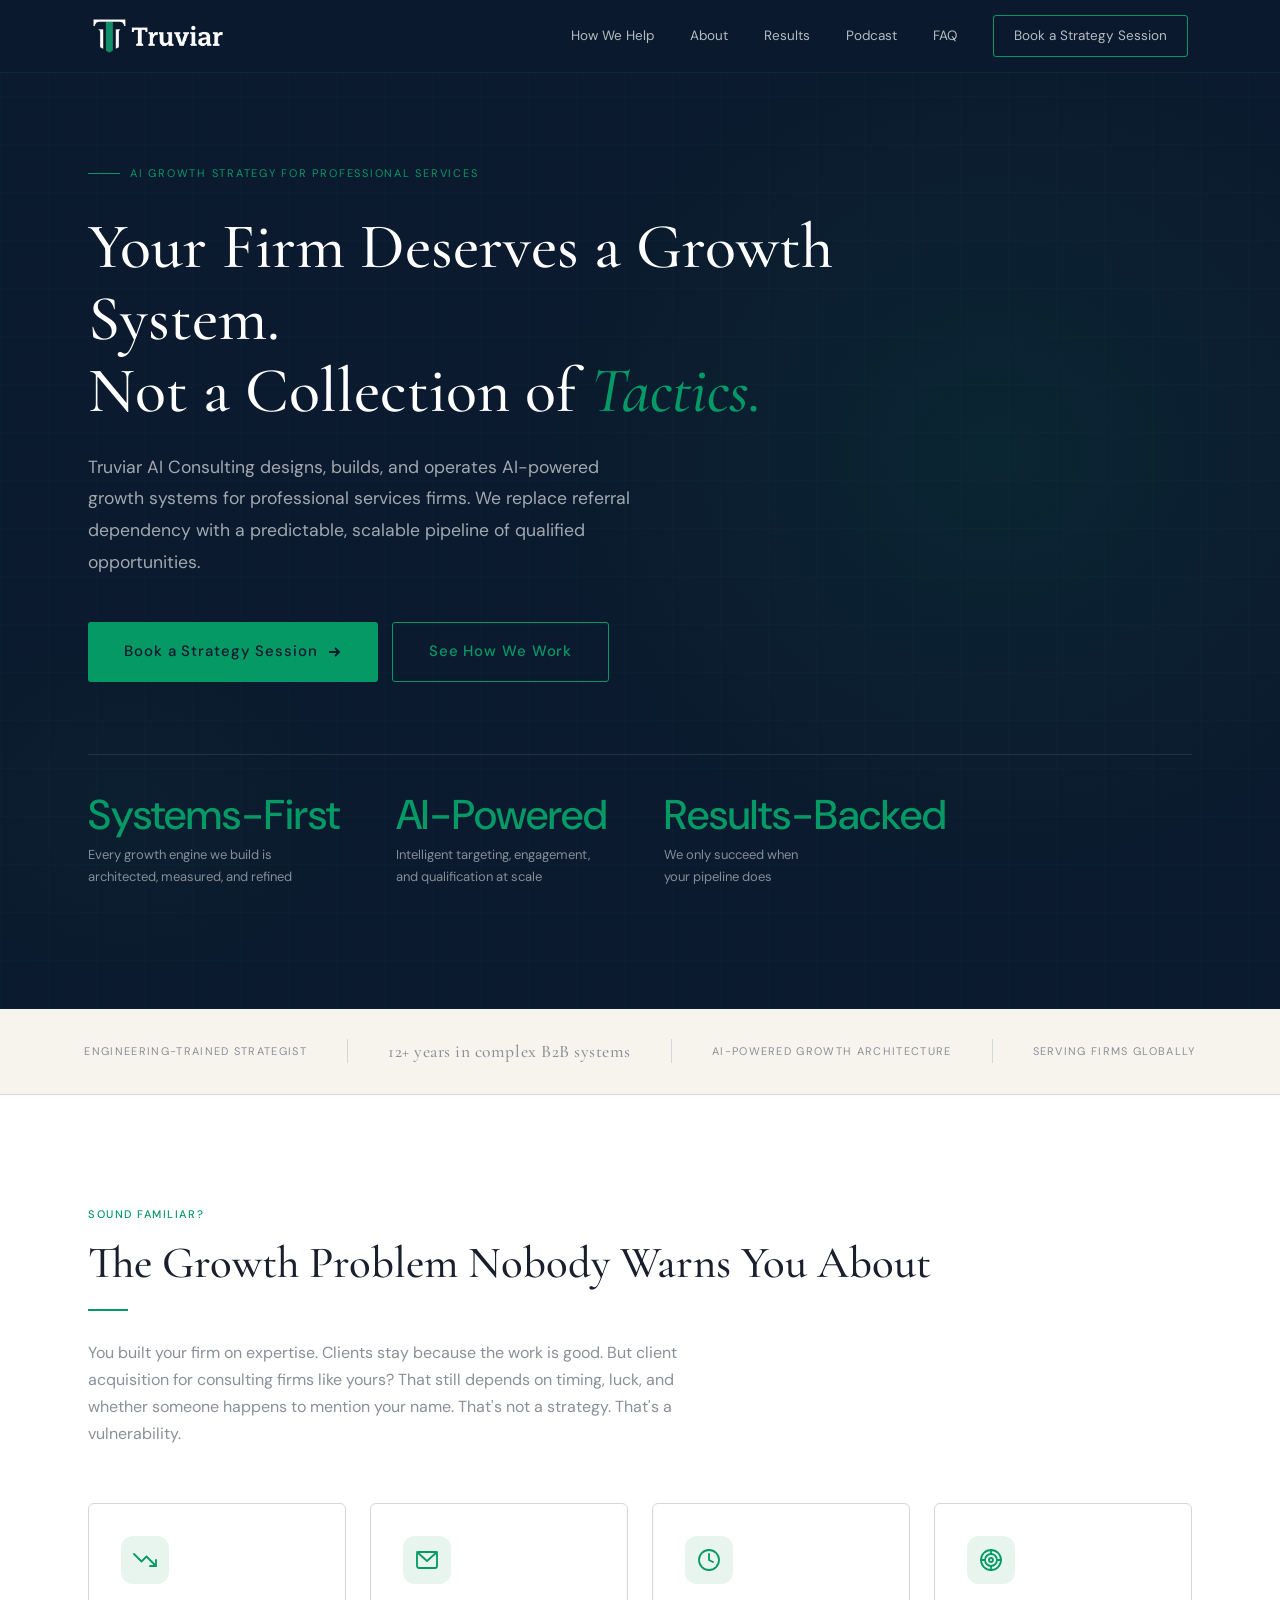
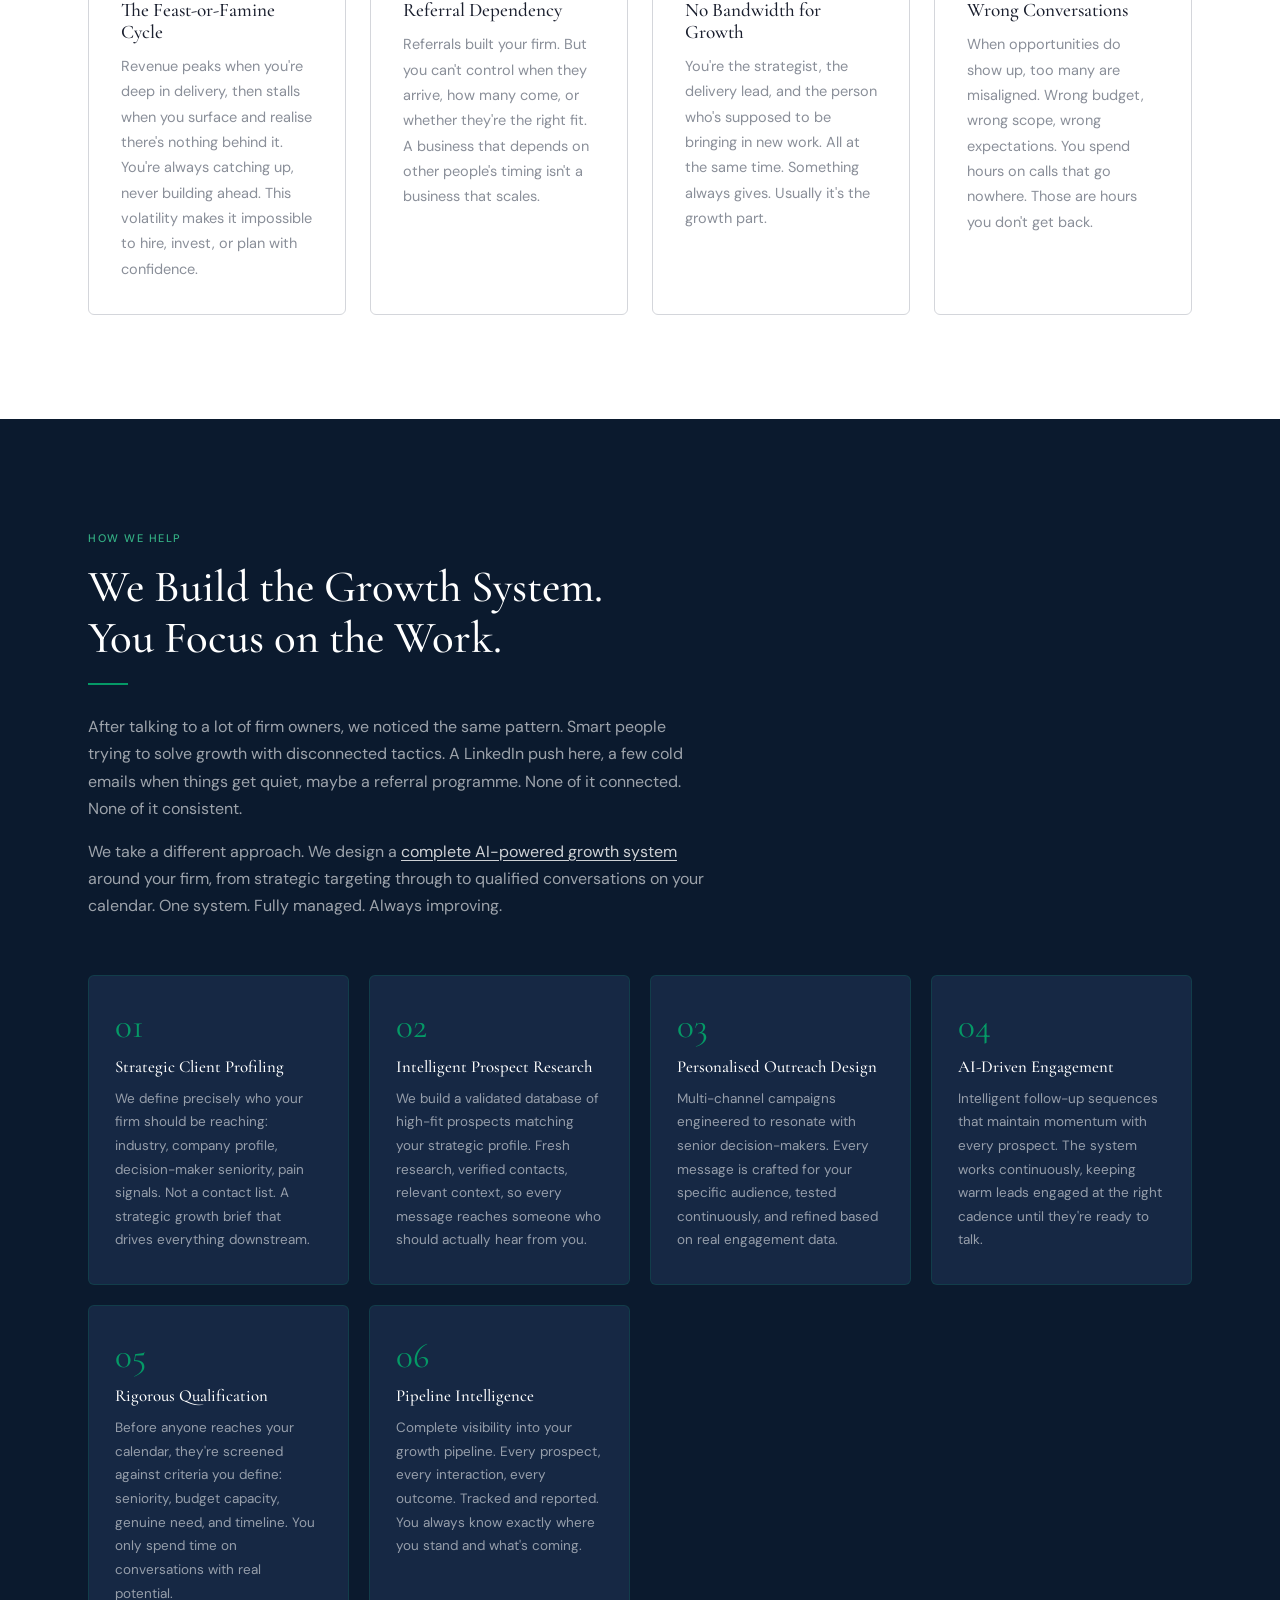
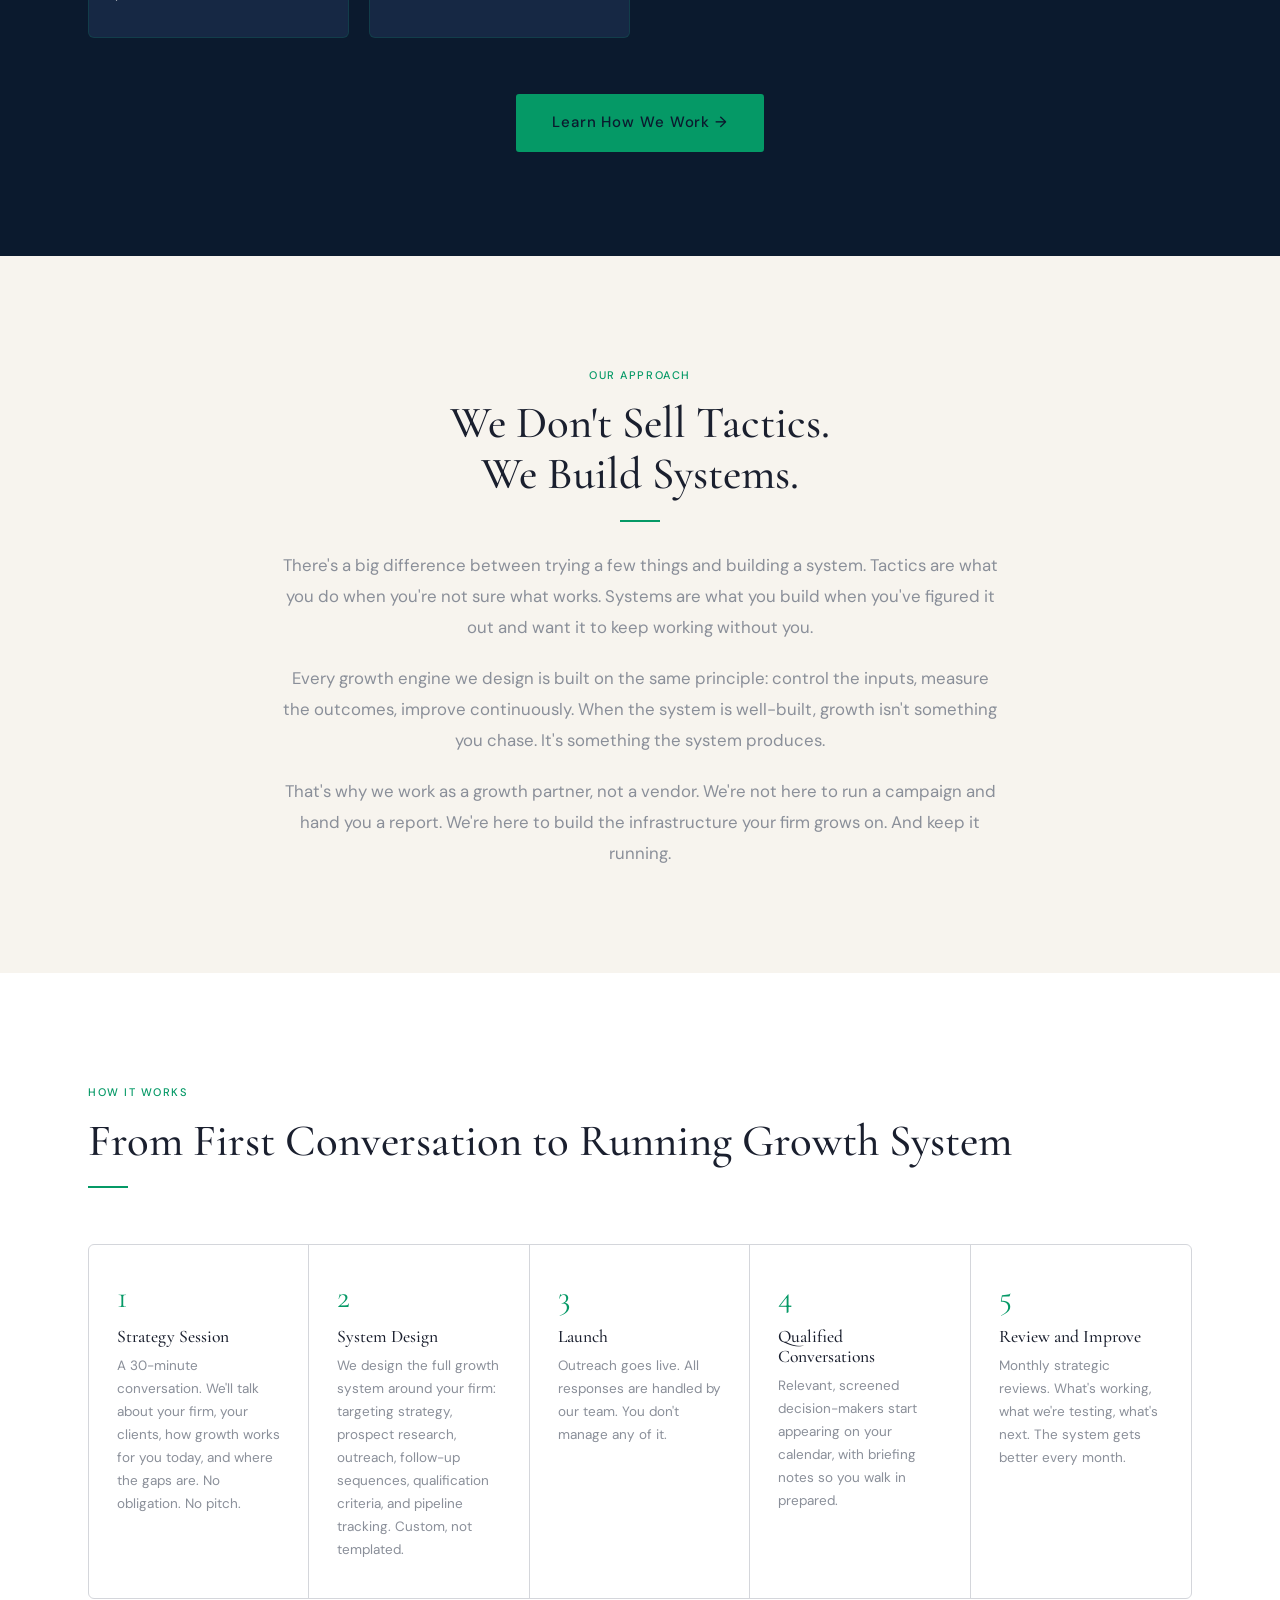
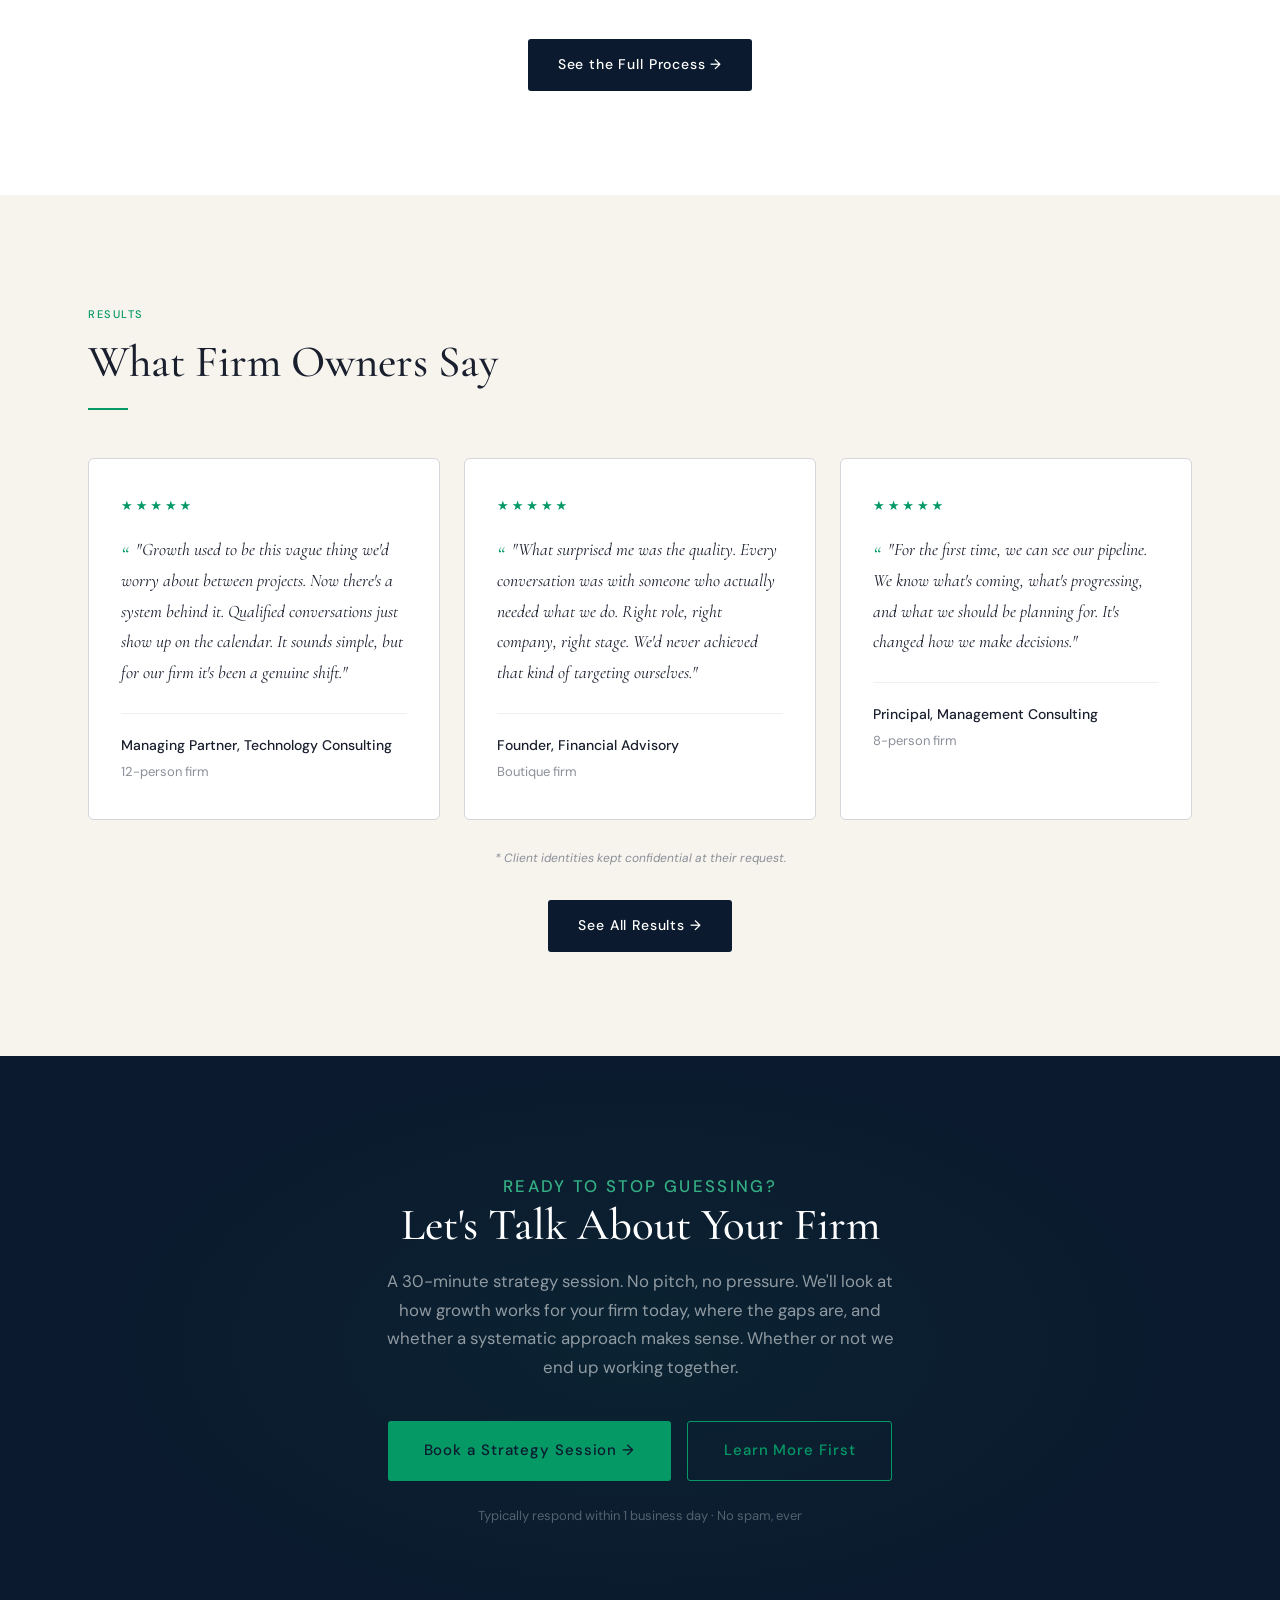
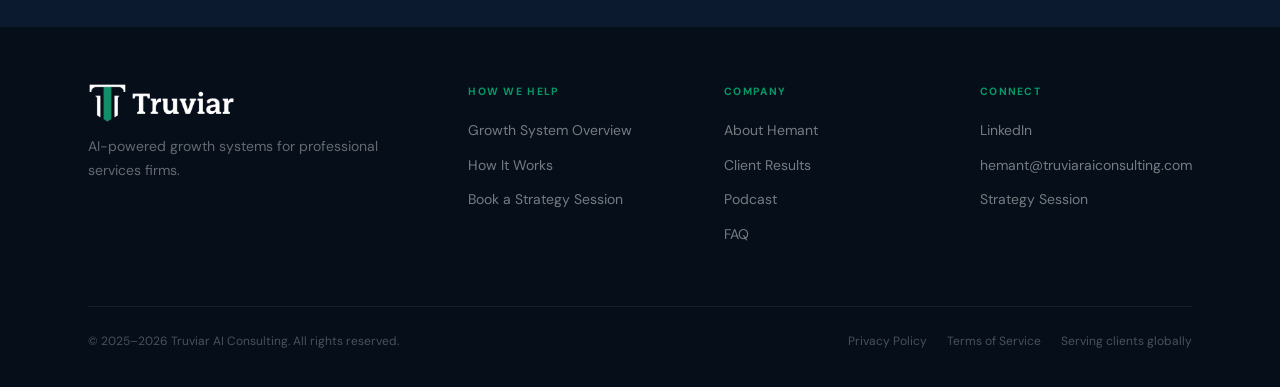
<file: index.html>
<!DOCTYPE html>
<html lang="en">
<head>
  <meta charset="UTF-8" />
  <meta name="viewport" content="width=device-width, initial-scale=1.0" />
  <title>AI Growth Systems for Professional Services Firms | Truviar</title>
  <meta name="description" content="Truviar designs AI-powered growth systems for consulting firms, advisory practices, and agencies. Replace referral dependency with predictable pipeline." />
  <!-- TODO: Replace https://truviaraiconsulting.com with confirmed production URL before deploy -->
  <link rel="canonical" href="https://truviaraiconsulting.com/" />
  <!-- Open Graph -->
  <meta property="og:type" content="website" />
  <meta property="og:url" content="https://truviaraiconsulting.com/" />
  <meta property="og:title" content="AI Growth Systems for Professional Services Firms | Truviar" />
  <meta property="og:description" content="Truviar designs AI-powered growth systems for consulting firms, advisory practices, and agencies. Replace referral dependency with predictable pipeline." />
  <meta property="og:image" content="https://truviaraiconsulting.com/assets/images/og-default.png" />
  <meta property="og:site_name" content="Truviar AI Consulting" />
  <!-- Twitter Card -->
  <meta name="twitter:card" content="summary_large_image" />
  <meta name="twitter:title" content="AI Growth Systems for Professional Services Firms | Truviar" />
  <meta name="twitter:description" content="Truviar designs AI-powered growth systems for consulting firms, advisory practices, and agencies. Replace referral dependency with predictable pipeline." />
  <meta name="twitter:image" content="https://truviaraiconsulting.com/assets/images/og-default.png" />
  <!-- TODO: Replace placeholder OG image with professionally designed version -->
  <link rel="preconnect" href="https://fonts.googleapis.com" />
  <link rel="preconnect" href="https://fonts.gstatic.com" crossorigin />
  <link href="https://fonts.googleapis.com/css2?family=Cormorant+Garamond:ital,wght@0,400;0,500;0,600;1,400;1,500&family=DM+Sans:wght@300;400;500;600&display=swap" rel="stylesheet" />
  <link rel="stylesheet" href="css/style.css" />
  <link rel="icon" type="image/png" sizes="32x32" href="assets/images/favicon-32.png" />
  <link rel="icon" type="image/png" sizes="16x16" href="assets/images/favicon-16.png" />
  <link rel="apple-touch-icon" sizes="180x180" href="assets/images/apple-touch-icon.png" />
  <!-- TODO: Replace placeholder favicons with final exports from logo file -->
  <script type="application/ld+json">
  {
    "@context": "https://schema.org",
    "@type": "Organization",
    "name": "Truviar AI Consulting",
    "url": "https://truviaraiconsulting.com",
    "description": "AI-powered growth systems for professional services firms.",
    "email": "hemant@truviaraiconsulting.com",
    "sameAs": ["https://www.linkedin.com/in/truviarai/"],
    "founder": {
      "@type": "Person",
      "name": "Hemant Sharma",
      "jobTitle": "Founder & AI Growth Strategist"
    }
  }
  </script>
  <script type="application/ld+json">
  {
    "@context": "https://schema.org",
    "@type": "WebSite",
    "name": "Truviar AI Consulting",
    "url": "https://truviaraiconsulting.com"
  }
  </script>
  <!-- TODO: Add logo to Organization schema once final favicon/logo asset path is confirmed -->
  <style>
    /* ── HOME-SPECIFIC STYLES ─────────────────────────────── */
    .hero {
      background: var(--navy);
      padding: 164px 0 120px;
      position: relative;
      overflow: hidden;
    }
    .hero::before {
      content: '';
      position: absolute; inset: 0;
      background:
        radial-gradient(ellipse 55% 65% at 78% 45%, rgba(5,153,102,.09) 0%, transparent 65%),
        radial-gradient(ellipse 30% 30% at 10% 80%, rgba(5,153,102,.04) 0%, transparent 60%);
      pointer-events: none;
    }
    /* Subtle animated grid overlay */
    .hero::after {
      content: '';
      position: absolute; inset: 0;
      background-image: linear-gradient(rgba(5,153,102,.03) 1px, transparent 1px),
                        linear-gradient(90deg, rgba(5,153,102,.03) 1px, transparent 1px);
      background-size: 48px 48px;
      pointer-events: none;
    }

    .hero-eyebrow {
      font-size: 11px; letter-spacing: .16em; text-transform: uppercase;
      color: var(--green); margin-bottom: 28px;
      display: flex; align-items: center; gap: 10px;
    }
    .hero-eyebrow::before {
      content: '';
      display: block; width: 32px; height: 1px;
      background: var(--green); flex-shrink: 0;
    }

    .hero h1 { color: var(--white); max-width: 840px; position: relative; z-index: 1; }
    .hero h1 em { font-style: italic; color: var(--green); }

    .hero-sub {
      margin-top: 24px;
      font-size: 1.1rem;
      color: rgba(255,255,255,.62);
      max-width: 560px;
      line-height: 1.8;
      position: relative; z-index: 1;
    }
    .hero-cta {
      margin-top: 44px;
      display: flex; gap: 14px; flex-wrap: wrap;
      position: relative; z-index: 1;
    }

    .hero-proof {
      margin-top: 72px;
      padding-top: 40px;
      border-top: 1px solid rgba(255,255,255,.1);
      display: flex; gap: 56px; flex-wrap: wrap;
      position: relative; z-index: 1;
    }
    .hero-stat-num {
      font-family: var(--ff-body);
      font-weight: 500;
      font-size: 2.6rem; color: var(--green); line-height: 1;
    }
    .hero-stat-lbl { font-size: 13px; color: rgba(255,255,255,.5); margin-top: 8px; }

    /* ── Pain section ──────────────────────────────────────── */
    .pain-section { background: var(--white); }
    .pain-intro   { max-width: 600px; }

    /* ── Solution section ──────────────────────────────────── */
    .solution-section { background: var(--navy); padding: 104px 0; }
    .solution-section .tag { color: var(--green-lt); }

    /* ── Social proof strip ────────────────────────────────── */
    .proof-strip { background: var(--cream); }

    /* ── Process mini ──────────────────────────────────────── */
    .process-mini { background: var(--white); }
    .process-mini-grid {
      display: grid;
      grid-template-columns: repeat(auto-fit, minmax(200px, 1fr));
      gap: 0;
      margin-top: 56px;
      border: 1px solid var(--gray-2);
      border-radius: var(--radius);
      overflow: hidden;
    }
    .mini-step {
      padding: 36px 28px;
      border-right: 1px solid var(--gray-2);
      transition: background .2s;
      position: relative;
    }
    .mini-step:last-child { border-right: none; }
    .mini-step:hover { background: var(--cream); }
    .mini-step-num {
      font-family: var(--ff-head); font-size: 2rem; color: var(--green); line-height: 1; margin-bottom: 14px;
    }
    .mini-step h4  { margin-bottom: 8px; }
    .mini-step p   { font-size: 13.5px; color: var(--gray-1); line-height: 1.7; }

    /* ── Final CTA ─────────────────────────────────────────── */
    .home-final-cta {
      background: var(--navy);
      padding: 100px 0;
      text-align: center;
      position: relative; overflow: hidden;
    }
    .home-final-cta::before {
      content: '';
      position: absolute; inset: 0;
      background: radial-gradient(ellipse 60% 70% at 50% 50%, rgba(5,153,102,.07) 0%, transparent 70%);
      pointer-events: none;
    }
    .home-final-cta h2 { color: var(--white); }
    .home-final-cta p  { color: rgba(255,255,255,.55); font-size: 1.05rem; margin: 16px auto 0; max-width: 520px; }

    @media (max-width: 640px) {
      .hero { padding: 128px 0 80px; }
      .hero-proof { gap: 32px; }
      .process-mini-grid { grid-template-columns: 1fr; }
      .mini-step { border-right: none; border-bottom: 1px solid var(--gray-2); }
      .mini-step:last-child { border-bottom: none; }
    }
  </style>
</head>
<body>

<!-- NAV -->
<nav id="nav">
  <div class="nav-inner">
    <a href="index.html" class="nav-logo"><img src="assets/images/truviar-logo.png" alt="Truviar AI Consulting" class="nav-logo-img" /></a>
    <div class="nav-links">
      <a href="services.html">How We Help</a>
      <a href="about.html">About</a>
      <a href="case-studies.html">Results</a>
      <a href="podcast.html">Podcast</a>
      <a href="contact.html#faq">FAQ</a>
      <a href="contact.html" class="nav-cta">Book a Strategy Session</a>
    </div>
    <div class="nav-hamburger" aria-label="Menu">
      <span></span><span></span><span></span>
    </div>
  </div>
</nav>

<div class="nav-mobile">
  <a href="services.html">How We Help</a>
  <a href="about.html">About</a>
  <a href="case-studies.html">Results</a>
  <a href="podcast.html">Podcast</a>
  <a href="contact.html#faq">FAQ</a>
  <a href="contact.html" class="nav-mobile-cta">Book a Strategy Session →</a>
</div>


<!-- HERO -->
<section class="hero" id="home">
  <div class="container">
    <p class="hero-eyebrow reveal">AI Growth Strategy for Professional Services</p>
    <h1 class="reveal reveal-delay-1">
      Your Firm Deserves a Growth System.<br>
      Not a Collection of <em>Tactics.</em>
    </h1>
    <p class="hero-sub reveal reveal-delay-2">
      Truviar AI Consulting designs, builds, and operates AI-powered growth systems for professional services firms. We replace referral dependency with a predictable, scalable pipeline of qualified opportunities.
    </p>
    <div class="hero-cta reveal reveal-delay-3">
      <a href="contact.html" class="btn btn--green btn--lg">
        Book a Strategy Session
        <svg viewBox="0 0 16 16" fill="none" stroke="currentColor" stroke-width="1.8"><path d="M3 8h10M9 4l4 4-4 4"/></svg>
      </a>
      <a href="services.html" class="btn btn--ghost btn--lg">See How We Work</a>
    </div>
    <div class="hero-proof reveal reveal-delay-4">
      <div>
        <div class="hero-stat-num">Systems-First</div>
        <div class="hero-stat-lbl">Every growth engine we build is<br>architected, measured, and refined</div>
      </div>
      <div>
        <div class="hero-stat-num">AI-Powered</div>
        <div class="hero-stat-lbl">Intelligent targeting, engagement,<br>and qualification at scale</div>
      </div>
      <div>
        <div class="hero-stat-num">Results-Backed</div>
        <div class="hero-stat-lbl">We only succeed when<br>your pipeline does</div>
      </div>
    </div>
  </div>
</section>


<!-- TRUST BAR -->
<div class="trustbar">
  <div class="trustbar-inner">
    <span class="trustbar-lbl">Engineering-trained strategist</span>
    <div class="trust-sep"></div>
    <span class="trust-logo">12+ years in complex B2B systems</span>
    <div class="trust-sep"></div>
    <span class="trustbar-lbl">AI-powered growth architecture</span>
    <div class="trust-sep"></div>
    <span class="trustbar-lbl">Serving firms globally</span>
  </div>
</div>


<!-- PAIN SECTION -->
<section class="section pain-section" id="problem">
  <div class="container">
    <p class="tag reveal">Sound Familiar?</p>
    <h2 class="reveal reveal-delay-1">The Growth Problem Nobody Warns You About</h2>
    <div class="divider reveal reveal-delay-2"></div>
    <p class="reveal reveal-delay-2" style="max-width:620px; color:var(--gray-1);">
      You built your firm on expertise. Clients stay because the work is good. But client acquisition for consulting firms like yours? That still depends on timing, luck, and whether someone happens to mention your name. That's not a strategy. That's a vulnerability.
    </p>
    <div class="pain-grid">
      <div class="pain-card reveal">
        <div class="pain-icon"><svg width="24" height="24" viewBox="0 0 24 24" fill="none" stroke="var(--green)" stroke-width="1.8" stroke-linecap="round" stroke-linejoin="round"><polyline points="23 18 13.5 8.5 8.5 13.5 1 6"/><polyline points="17 18 23 18 23 12"/></svg></div>
        <h3>The Feast-or-Famine Cycle</h3>
        <p>Revenue peaks when you're deep in delivery, then stalls when you surface and realise there's nothing behind it. You're always catching up, never building ahead. This volatility makes it impossible to hire, invest, or plan with confidence.</p>
      </div>
      <div class="pain-card reveal reveal-delay-1">
        <div class="pain-icon"><svg width="24" height="24" viewBox="0 0 24 24" fill="none" stroke="var(--green)" stroke-width="1.8" stroke-linecap="round" stroke-linejoin="round"><rect x="2" y="4" width="20" height="16" rx="2"/><path d="M22 4L12 13 2 4"/></svg></div>
        <h3>Referral Dependency</h3>
        <p>Referrals built your firm. But you can't control when they arrive, how many come, or whether they're the right fit. A business that depends on other people's timing isn't a business that scales.</p>
      </div>
      <div class="pain-card reveal reveal-delay-2">
        <div class="pain-icon"><svg width="24" height="24" viewBox="0 0 24 24" fill="none" stroke="var(--green)" stroke-width="1.8" stroke-linecap="round" stroke-linejoin="round"><circle cx="12" cy="12" r="10"/><polyline points="12 6 12 12 16 14"/></svg></div>
        <h3>No Bandwidth for Growth</h3>
        <p>You're the strategist, the delivery lead, and the person who's supposed to be bringing in new work. All at the same time. Something always gives. Usually it's the growth part.</p>
      </div>
      <div class="pain-card reveal reveal-delay-3">
        <div class="pain-icon"><svg width="24" height="24" viewBox="0 0 24 24" fill="none" stroke="var(--green)" stroke-width="1.8" stroke-linecap="round" stroke-linejoin="round"><circle cx="12" cy="12" r="10"/><circle cx="12" cy="12" r="6"/><circle cx="12" cy="12" r="2"/><line x1="12" y1="2" x2="12" y2="6"/><line x1="12" y1="18" x2="12" y2="22"/><line x1="2" y1="12" x2="6" y2="12"/><line x1="18" y1="12" x2="22" y2="12"/></svg></div>
        <h3>Wrong Conversations</h3>
        <p>When opportunities do show up, too many are misaligned. Wrong budget, wrong scope, wrong expectations. You spend hours on calls that go nowhere. Those are hours you don't get back.</p>
      </div>
    </div>
  </div>
</section>


<!-- SOLUTION SECTION -->
<section class="solution-section" id="services">
  <div class="container">
    <p class="tag reveal">How We Help</p>
    <h2 class="reveal reveal-delay-1" style="color:var(--white);">We Build the Growth System.<br>You Focus on the Work.</h2>
    <div class="divider reveal reveal-delay-2"></div>
    <p class="reveal reveal-delay-2" style="max-width:620px; color:rgba(255,255,255,.6);">
      After talking to a lot of firm owners, we noticed the same pattern. Smart people trying to solve growth with disconnected tactics. A LinkedIn push here, a few cold emails when things get quiet, maybe a referral programme. None of it connected. None of it consistent.
    </p>
    <p class="reveal reveal-delay-2" style="max-width:620px; color:rgba(255,255,255,.6); margin-top:16px;">
      We take a different approach. We design a <a href="services.html" style="color:rgba(255,255,255,.8); text-decoration:underline; text-underline-offset:3px;">complete AI-powered growth system</a> around your firm, from strategic targeting through to qualified conversations on your calendar. One system. Fully managed. Always improving.
    </p>
    <div class="solution-grid">
      <div class="step-card reveal">
        <div class="step-num">01</div>
        <h3>Strategic Client Profiling</h3>
        <p>We define precisely who your firm should be reaching: industry, company profile, decision-maker seniority, pain signals. Not a contact list. A strategic growth brief that drives everything downstream.</p>
      </div>
      <div class="step-card reveal reveal-delay-1">
        <div class="step-num">02</div>
        <h3>Intelligent Prospect Research</h3>
        <p>We build a validated database of high-fit prospects matching your strategic profile. Fresh research, verified contacts, relevant context, so every message reaches someone who should actually hear from you.</p>
      </div>
      <div class="step-card reveal reveal-delay-2">
        <div class="step-num">03</div>
        <h3>Personalised Outreach Design</h3>
        <p>Multi-channel campaigns engineered to resonate with senior decision-makers. Every message is crafted for your specific audience, tested continuously, and refined based on real engagement data.</p>
      </div>
      <div class="step-card reveal reveal-delay-3">
        <div class="step-num">04</div>
        <h3>AI-Driven Engagement</h3>
        <p>Intelligent follow-up sequences that maintain momentum with every prospect. The system works continuously, keeping warm leads engaged at the right cadence until they're ready to talk.</p>
      </div>
      <div class="step-card reveal reveal-delay-4">
        <div class="step-num">05</div>
        <h3>Rigorous Qualification</h3>
        <p>Before anyone reaches your calendar, they're screened against criteria you define: seniority, budget capacity, genuine need, and timeline. You only spend time on conversations with real potential.</p>
      </div>
      <div class="step-card reveal">
        <div class="step-num">06</div>
        <h3>Pipeline Intelligence</h3>
        <p>Complete visibility into your growth pipeline. Every prospect, every interaction, every outcome. Tracked and reported. You always know exactly where you stand and what's coming.</p>
      </div>
    </div>
    <div class="reveal" style="margin-top:56px; text-align:center;">
      <a href="services.html" class="btn btn--green btn--lg">Learn How We Work →</a>
    </div>
  </div>
</section>


<!-- PHILOSOPHY SECTION -->
<section class="section" style="background:var(--cream);">
  <div class="container" style="max-width:780px; margin:0 auto; text-align:center;">
    <p class="tag reveal">Our Approach</p>
    <h2 class="reveal reveal-delay-1">We Don't Sell Tactics.<br>We Build Systems.</h2>
    <div class="divider divider--center reveal reveal-delay-2"></div>
    <p class="reveal reveal-delay-2" style="color:var(--gray-1); font-size:1.05rem; line-height:1.85; margin-bottom:20px;">
      There's a big difference between trying a few things and building a system. Tactics are what you do when you're not sure what works. Systems are what you build when you've figured it out and want it to keep working without you.
    </p>
    <p class="reveal reveal-delay-3" style="color:var(--gray-1); font-size:1.05rem; line-height:1.85;">
      Every growth engine we design is built on the same principle: control the inputs, measure the outcomes, improve continuously. When the system is well-built, growth isn't something you chase. It's something the system produces.
    </p>
    <p class="reveal reveal-delay-4" style="color:var(--gray-1); font-size:1.05rem; line-height:1.85; margin-top:20px;">
      That's why we work as a growth partner, not a vendor. We're not here to run a campaign and hand you a report. We're here to build the infrastructure your firm grows on. And keep it running.
    </p>
  </div>
</section>


<!-- PROCESS MINI -->
<section class="section process-mini" id="process">
  <div class="container">
    <p class="tag reveal">How It Works</p>
    <h2 class="reveal reveal-delay-1">From First Conversation to Running Growth System</h2>
    <div class="divider reveal reveal-delay-2"></div>
    <div class="process-mini-grid">
      <div class="mini-step reveal">
        <div class="mini-step-num">1</div>
        <h4>Strategy Session</h4>
        <p>A 30-minute conversation. We'll talk about your firm, your clients, how growth works for you today, and where the gaps are. No obligation. No pitch.</p>
      </div>
      <div class="mini-step reveal reveal-delay-1">
        <div class="mini-step-num">2</div>
        <h4>System Design</h4>
        <p>We design the full growth system around your firm: targeting strategy, prospect research, outreach, follow-up sequences, qualification criteria, and pipeline tracking. Custom, not templated.</p>
      </div>
      <div class="mini-step reveal reveal-delay-2">
        <div class="mini-step-num">3</div>
        <h4>Launch</h4>
        <p>Outreach goes live. All responses are handled by our team. You don't manage any of it.</p>
      </div>
      <div class="mini-step reveal reveal-delay-3">
        <div class="mini-step-num">4</div>
        <h4>Qualified Conversations</h4>
        <p>Relevant, screened decision-makers start appearing on your calendar, with briefing notes so you walk in prepared.</p>
      </div>
      <div class="mini-step reveal reveal-delay-4">
        <div class="mini-step-num">5</div>
        <h4>Review and Improve</h4>
        <p>Monthly strategic reviews. What's working, what we're testing, what's next. The system gets better every month.</p>
      </div>
    </div>
    <div class="reveal" style="margin-top:40px; text-align:center;">
      <a href="services.html" class="btn btn--dark">See the Full Process →</a>
    </div>
  </div>
</section>


<!-- TESTIMONIALS -->
<section class="section proof-strip" id="proof">
  <div class="container">
    <p class="tag reveal">Results</p>
    <h2 class="reveal reveal-delay-1">What Firm Owners Say</h2>
    <div class="divider reveal reveal-delay-2"></div>
    <div class="testi-grid">
      <div class="testi-card reveal">
        <div class="testi-stars">★★★★★</div>
        <p class="testi-quote">
          "Growth used to be this vague thing we'd worry about between projects. Now there's a system behind it. Qualified conversations just show up on the calendar. It sounds simple, but for our firm it's been a genuine shift."
        </p>
        <div class="testi-author">
          <div class="testi-name">Managing Partner, Technology Consulting</div>
          <div class="testi-role">12-person firm</div>
        </div>
      </div>
      <div class="testi-card reveal reveal-delay-1">
        <div class="testi-stars">★★★★★</div>
        <p class="testi-quote">
          "What surprised me was the quality. Every conversation was with someone who actually needed what we do. Right role, right company, right stage. We'd never achieved that kind of targeting ourselves."
        </p>
        <div class="testi-author">
          <div class="testi-name">Founder, Financial Advisory</div>
          <div class="testi-role">Boutique firm</div>
        </div>
      </div>
      <div class="testi-card reveal reveal-delay-2">
        <div class="testi-stars">★★★★★</div>
        <p class="testi-quote">
          "For the first time, we can see our pipeline. We know what's coming, what's progressing, and what we should be planning for. It's changed how we make decisions."
        </p>
        <div class="testi-author">
          <div class="testi-name">Principal, Management Consulting</div>
          <div class="testi-role">8-person firm</div>
        </div>
      </div>
    </div>
    <p class="reveal" style="margin-top:28px; font-size:12px; color:var(--gray-1); text-align:center; font-style:italic;">
      * Client identities kept confidential at their request.
    </p>
    <div class="reveal" style="margin-top:32px; text-align:center;">
      <a href="case-studies.html" class="btn btn--dark">See All Results →</a>
    </div>
  </div>
</section>


<!-- FINAL CTA -->
<section class="home-final-cta">
  <div class="container" style="position:relative; z-index:1;">
    <p class="tag reveal" style="color:var(--green-lt); display:block; text-align:center;">Ready to Stop Guessing?</p>
    <h2 class="reveal reveal-delay-1">Let's Talk About Your Firm</h2>
    <p class="reveal reveal-delay-2">
      A 30-minute strategy session. No pitch, no pressure. We'll look at how growth works for your firm today, where the gaps are, and whether a systematic approach makes sense. Whether or not we end up working together.
    </p>
    <div class="reveal reveal-delay-3" style="display:flex; justify-content:center; gap:16px; flex-wrap:wrap; margin-top:40px;">
      <a href="contact.html" class="btn btn--green btn--lg">Book a Strategy Session →</a>
      <a href="services.html" class="btn btn--ghost btn--lg">Learn More First</a>
    </div>
    <p class="reveal reveal-delay-4" style="margin-top:24px; font-size:13px; color:rgba(255,255,255,.3); text-align:center;">
      Typically respond within 1 business day · No spam, ever
    </p>
  </div>
</section>


<!-- FOOTER -->
<footer>
  <div class="container">
    <div class="footer-inner">
      <div>
        <div class="footer-logo"><img src="assets/images/truviar-logo.png" alt="Truviar AI Consulting" class="footer-logo-img" /></div>
        <p class="footer-tagline">AI-powered growth systems for professional services firms.</p>
      </div>
      <div class="footer-col">
        <h5>How We Help</h5>
        <a href="services.html">Growth System Overview</a>
        <a href="services.html#process">How It Works</a>
        <a href="contact.html">Book a Strategy Session</a>
      </div>
      <div class="footer-col">
        <h5>Company</h5>
        <a href="about.html">About Hemant</a>
        <a href="case-studies.html">Client Results</a>
        <a href="podcast.html">Podcast</a>
        <a href="contact.html#faq">FAQ</a>
      </div>
      <div class="footer-col">
        <h5>Connect</h5>
        <a href="https://linkedin.com/in/truviarai" target="_blank" rel="noopener">LinkedIn</a>
        <a href="mailto:hemant@truviaraiconsulting.com">hemant@truviaraiconsulting.com</a>
        <a href="contact.html">Strategy Session</a>
      </div>
    </div>
    <div class="footer-bottom">
      <span>© 2025–2026 Truviar AI Consulting. All rights reserved.</span>
      <div class="footer-bottom-links">
        <a href="privacy.html">Privacy Policy</a>
        <a href="terms.html">Terms of Service</a>
        <span>Serving clients globally</span>
      </div>
    </div>
  </div>
</footer>

<button class="back-to-top" aria-label="Back to top">
  <svg width="16" height="16" viewBox="0 0 16 16" fill="none" stroke="currentColor" stroke-width="1.8"><path d="M8 12V4M4 8l4-4 4 4"/></svg>
</button>

<script src="js/main.js"></script>
</body>
</html>
</file>
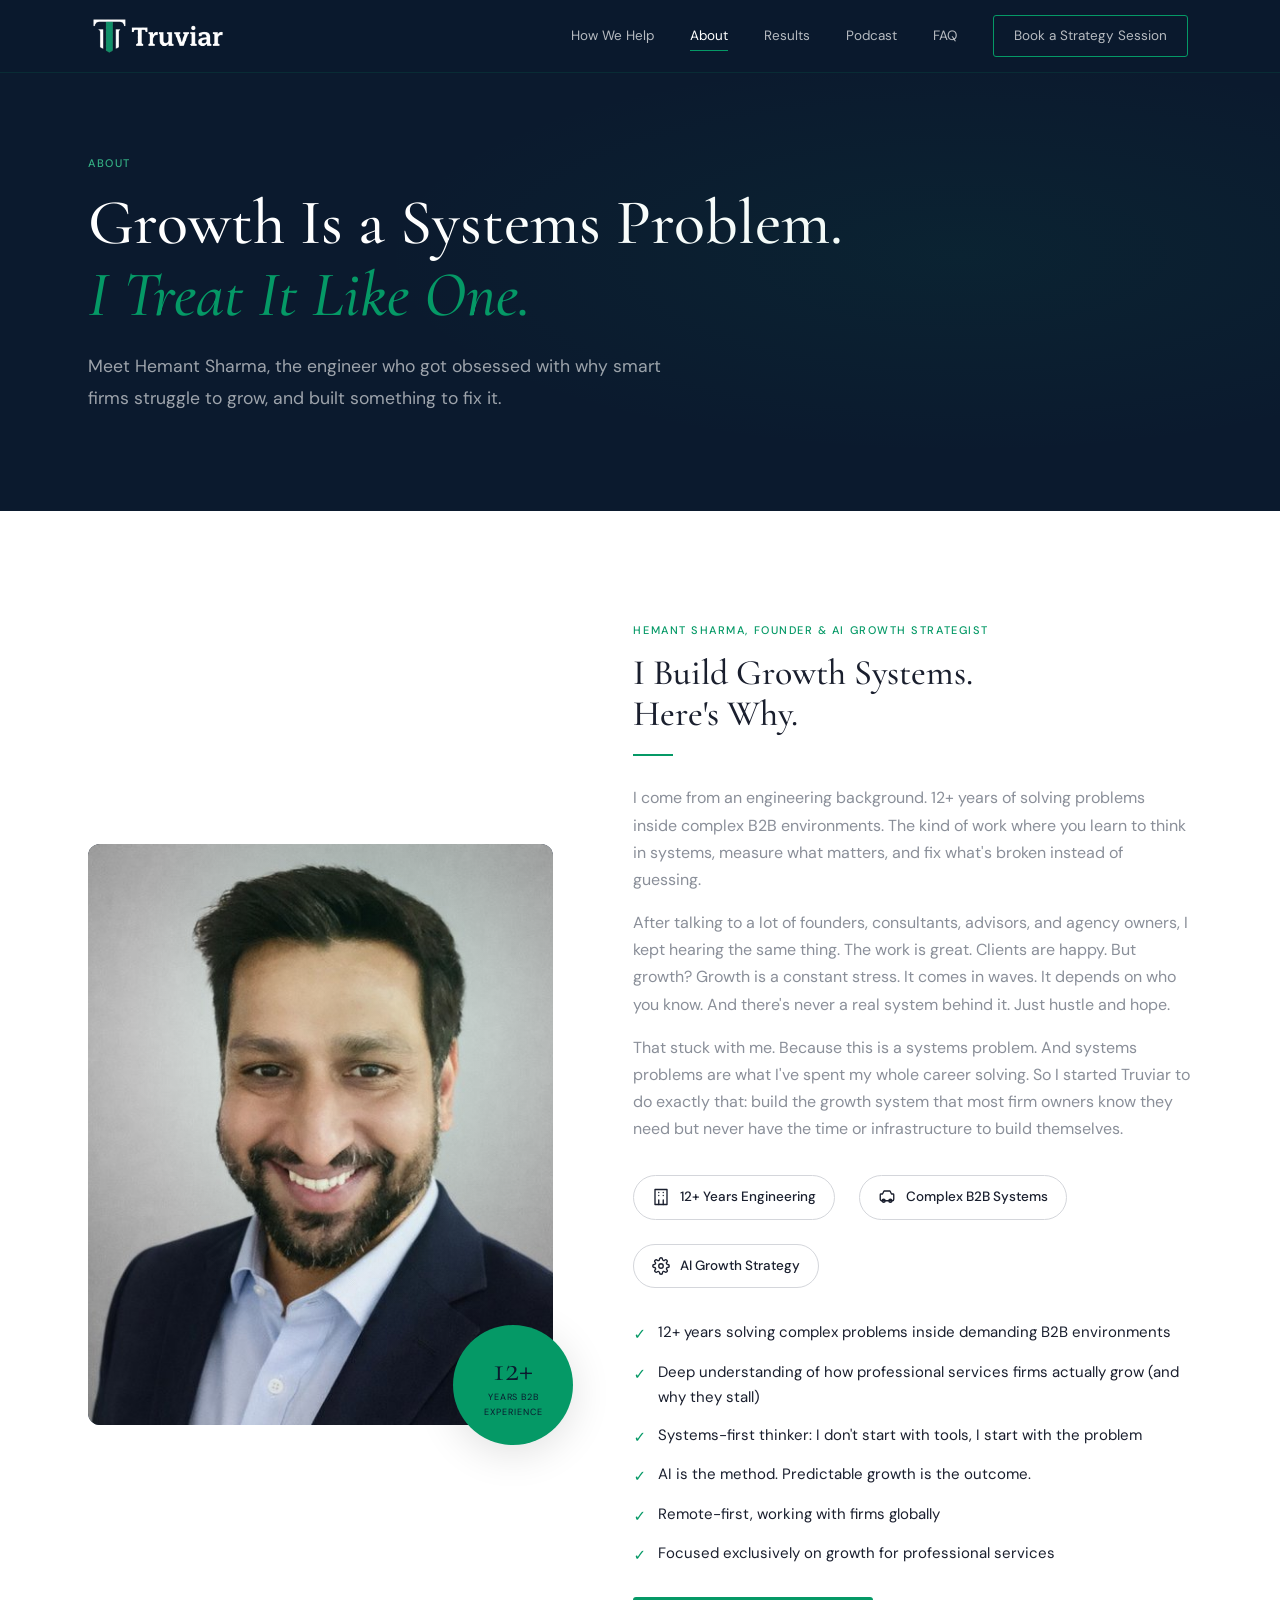
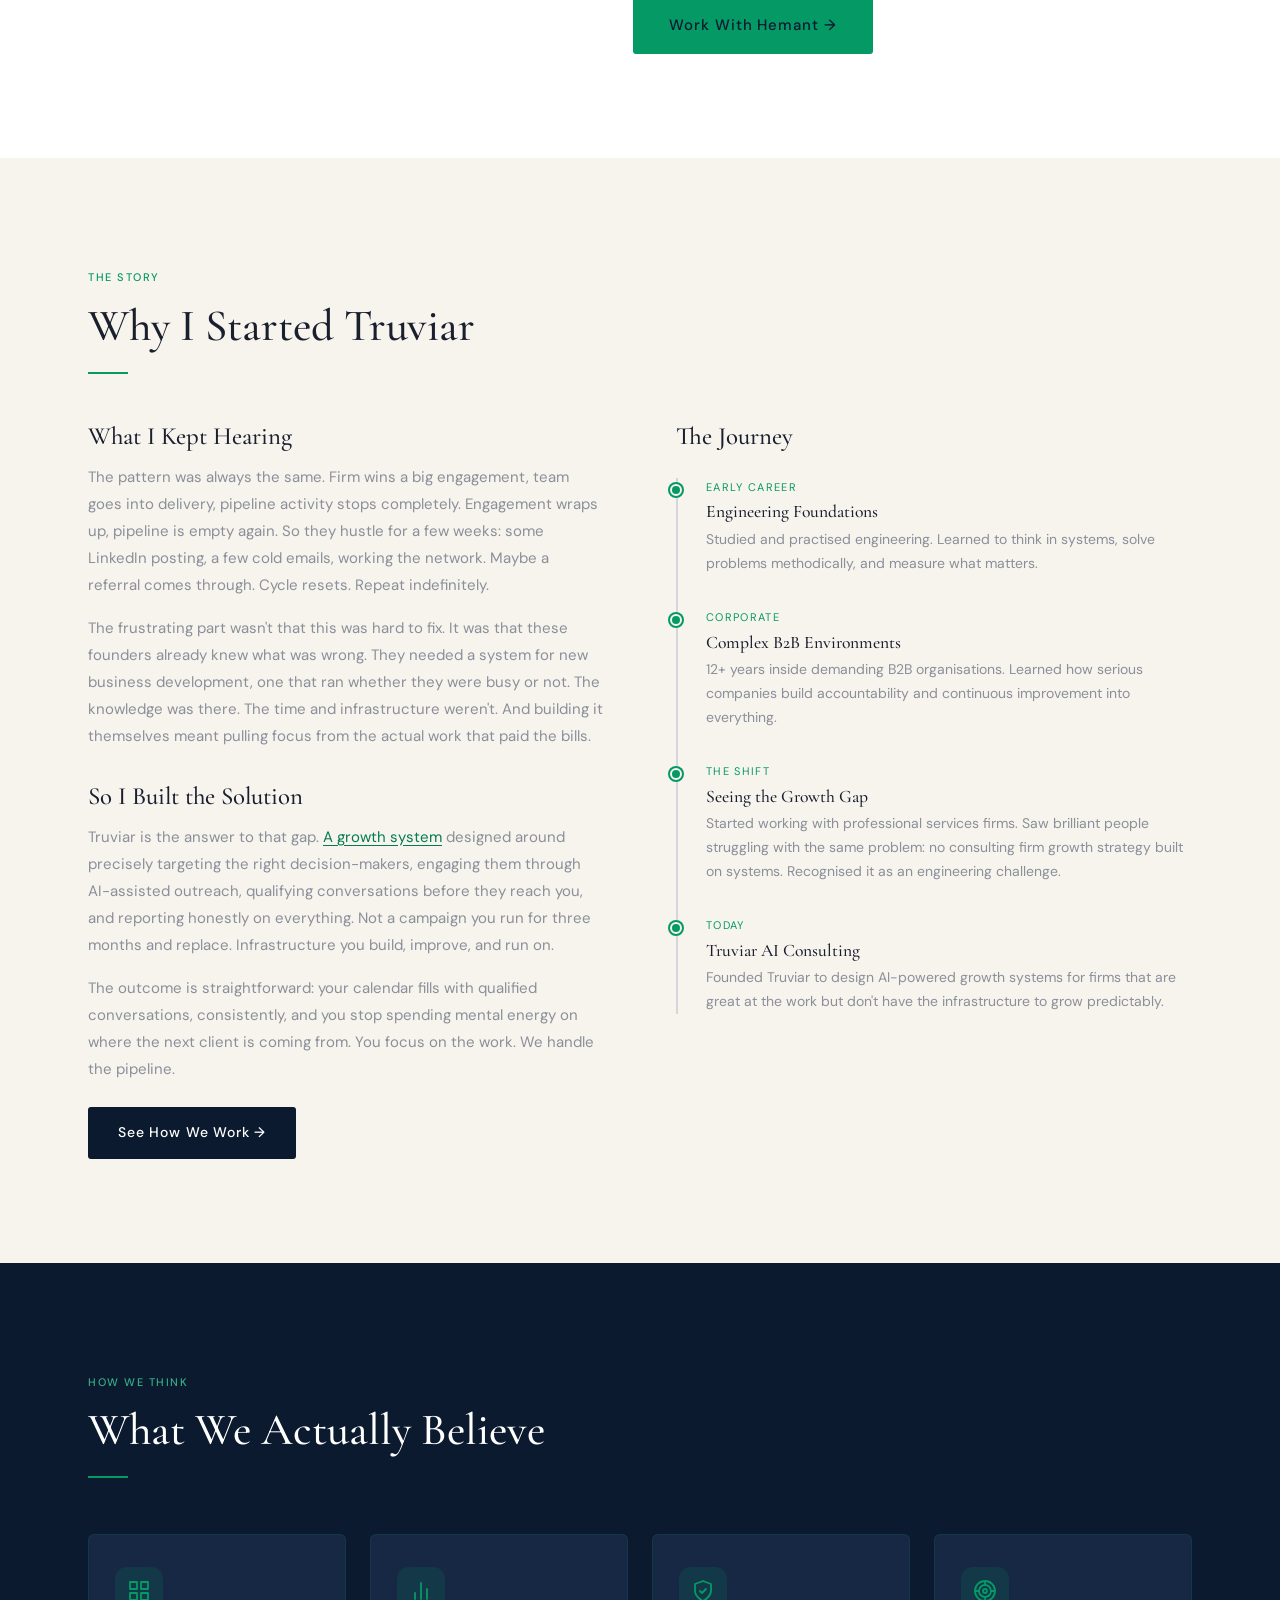
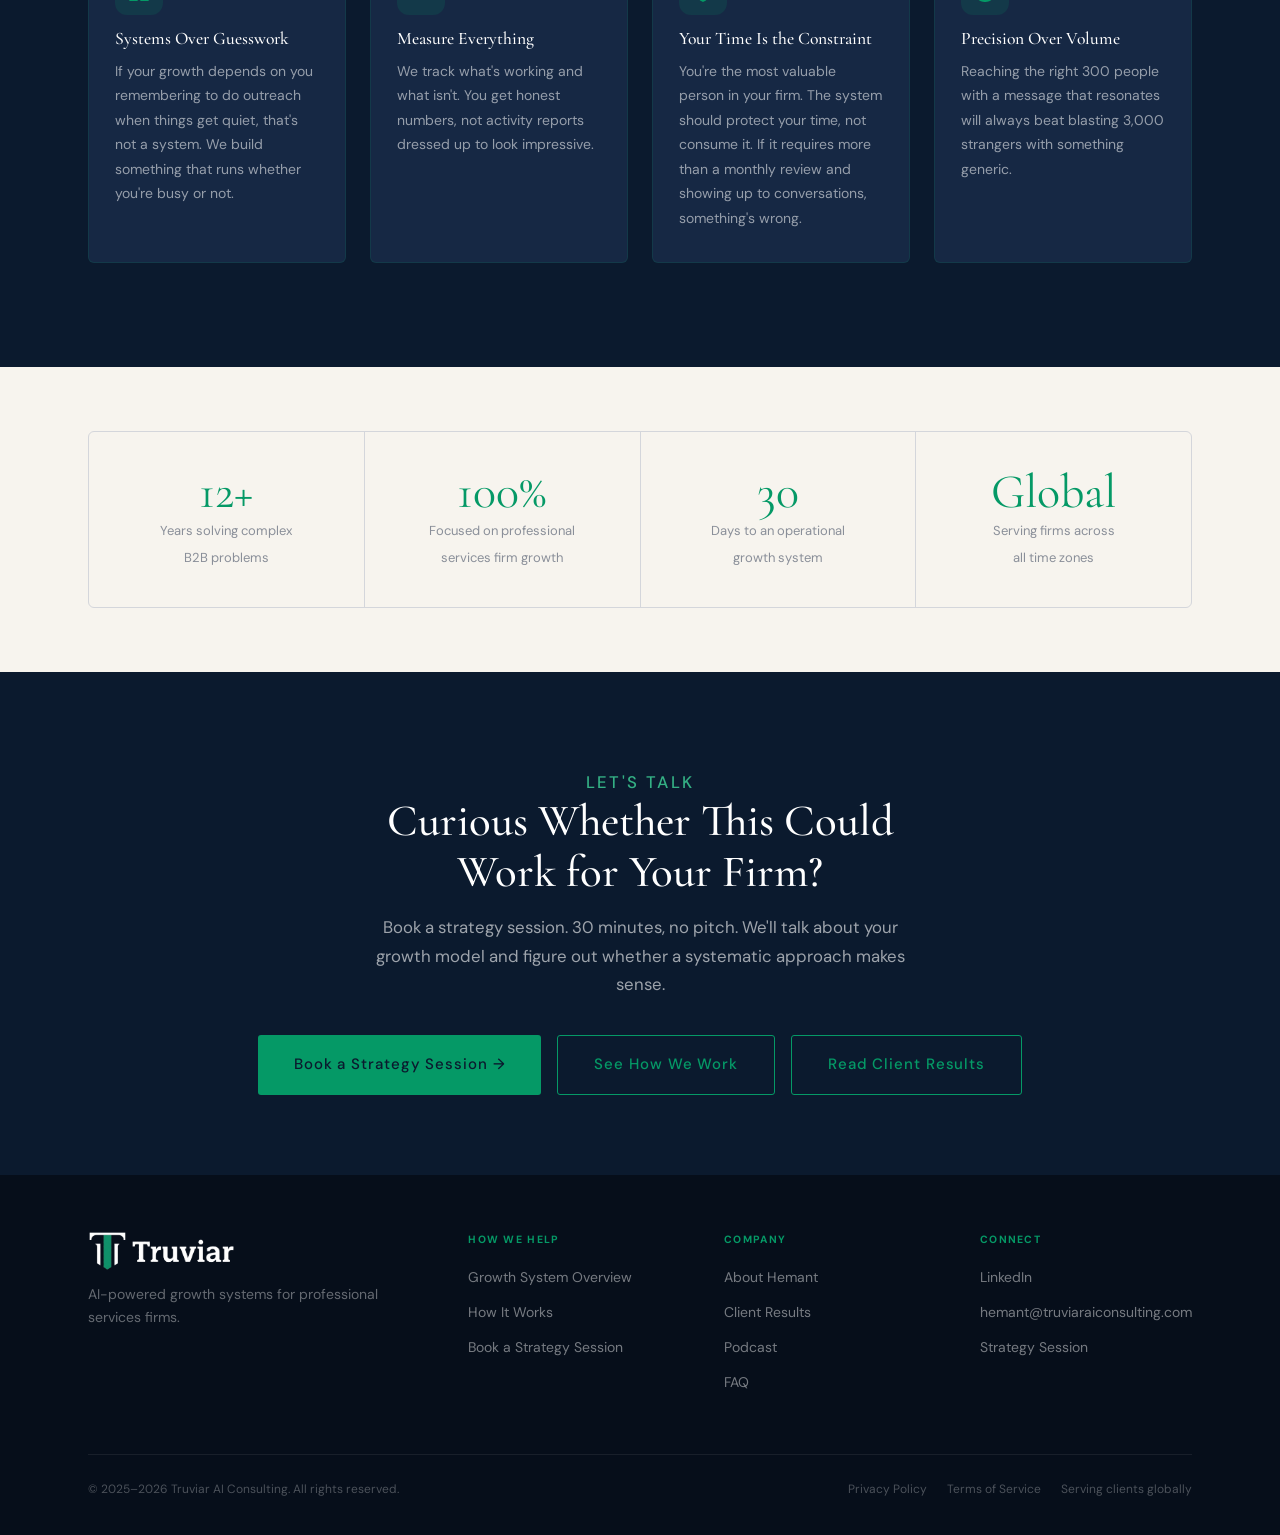
<file: about.html>
<!DOCTYPE html>
<html lang="en">
<head>
  <meta charset="UTF-8" />
  <meta name="viewport" content="width=device-width, initial-scale=1.0" />
  <title>About Hemant Sharma, AI Growth Strategist | Truviar</title>
  <meta name="description" content="Hemant Sharma is an AI Growth Strategist helping professional services firms build predictable growth systems. 12+ years in complex B2B problem-solving." />
  <!-- TODO: Replace https://truviaraiconsulting.com with confirmed production URL before deploy -->
  <link rel="canonical" href="https://truviaraiconsulting.com/about" />
  <!-- Open Graph -->
  <meta property="og:type" content="website" />
  <meta property="og:url" content="https://truviaraiconsulting.com/about" />
  <meta property="og:title" content="About Hemant Sharma, AI Growth Strategist | Truviar" />
  <meta property="og:description" content="Hemant Sharma is an AI Growth Strategist helping professional services firms build predictable growth systems. 12+ years in complex B2B problem-solving." />
  <meta property="og:image" content="https://truviaraiconsulting.com/assets/images/og-default.png" />
  <meta property="og:site_name" content="Truviar AI Consulting" />
  <!-- Twitter Card -->
  <meta name="twitter:card" content="summary_large_image" />
  <meta name="twitter:title" content="About Hemant Sharma, AI Growth Strategist | Truviar" />
  <meta name="twitter:description" content="Hemant Sharma is an AI Growth Strategist helping professional services firms build predictable growth systems. 12+ years in complex B2B problem-solving." />
  <meta name="twitter:image" content="https://truviaraiconsulting.com/assets/images/og-default.png" />
  <!-- TODO: Replace placeholder OG image with professionally designed version -->
  <link rel="preconnect" href="https://fonts.googleapis.com" />
  <link rel="preconnect" href="https://fonts.gstatic.com" crossorigin />
  <link href="https://fonts.googleapis.com/css2?family=Cormorant+Garamond:ital,wght@0,400;0,500;0,600;1,400;1,500&family=DM+Sans:wght@300;400;500;600&display=swap" rel="stylesheet" />
  <link rel="stylesheet" href="css/style.css" />
  <link rel="icon" type="image/png" sizes="32x32" href="assets/images/favicon-32.png" />
  <link rel="icon" type="image/png" sizes="16x16" href="assets/images/favicon-16.png" />
  <link rel="apple-touch-icon" sizes="180x180" href="assets/images/apple-touch-icon.png" />
  <!-- TODO: Replace placeholder favicons with final exports from logo file -->
  <script type="application/ld+json">
  {
    "@context": "https://schema.org",
    "@type": "Person",
    "name": "Hemant Sharma",
    "jobTitle": "Founder & AI Growth Strategist",
    "url": "https://truviaraiconsulting.com/about",
    "sameAs": ["https://www.linkedin.com/in/truviarai/"],
    "worksFor": {
      "@type": "Organization",
      "name": "Truviar AI Consulting",
      "url": "https://truviaraiconsulting.com"
    }
  }
  </script>
  <style>
    /* ── ABOUT-SPECIFIC STYLES ────────────────────────────── */
    .about-layout {
      display: grid;
      grid-template-columns: 1fr 1.2fr;
      gap: 80px;
      align-items: center;
    }
    .about-photo-wrap {
      position: relative;
    }
    .about-photo-card {
      aspect-ratio: 4/5;
      background: linear-gradient(155deg, var(--navy) 0%, var(--navy-3) 100%);
      border-radius: var(--radius-lg);
      display: flex; align-items: center; justify-content: center;
      overflow: hidden;
      position: relative;
    }
    .about-photo-card::after {
      content: '';
      position: absolute; inset: 0;
      background: radial-gradient(ellipse at 60% 30%, rgba(5,153,102,.12) 0%, transparent 60%);
    }

    .about-badge-wrap {
      position: absolute;
      bottom: -20px; right: -20px;
    }
    .about-badge {
      width: 120px; height: 120px;
      border-radius: 50%;
      background: var(--green);
      display: flex; flex-direction: column;
      align-items: center; justify-content: center;
      text-align: center;
      box-shadow: var(--shadow);
    }
    .about-badge-num { font-family: var(--ff-head); font-size: 2.2rem; color: var(--navy); line-height: 1; }
    .about-badge-lbl { font-size: 9px; letter-spacing: .1em; text-transform: uppercase; color: var(--navy); margin-top: 4px; }

    .about-bullets li {
      display: flex; align-items: flex-start; gap: 12px;
      font-size: 15px; color: var(--text); margin-bottom: 12px;
    }
    .about-bullets li::before {
      content: '✓';
      color: var(--green); font-weight: 700;
      flex-shrink: 0; margin-top: 2px;
    }

    /* Credentials row */
    .cred-row {
      display: flex; gap: 24px; flex-wrap: wrap;
      margin: 32px 0;
    }
    .cred-pill {
      display: flex; align-items: center; gap: 10px;
      padding: 10px 18px;
      border: 1px solid var(--gray-2);
      border-radius: 40px;
      font-size: 13.5px; font-weight: 500;
      color: var(--text);
      transition: border-color .2s, box-shadow .2s;
    }
    .cred-pill:hover { border-color: var(--green); box-shadow: 0 2px 12px rgba(5,153,102,.15); }
    .cred-pill-icon { display: inline-flex; align-items: center; }

    /* Values section */
    .values-section { background: var(--navy); padding: 104px 0; }
    .values-grid {
      display: grid;
      grid-template-columns: repeat(auto-fit, minmax(220px, 1fr));
      gap: 24px;
      margin-top: 56px;
    }
    .value-card {
      background: var(--navy-2);
      border: 1px solid rgba(5,153,102,.15);
      border-radius: var(--radius);
      padding: 32px 26px;
      transition: border-color .25s, transform .25s;
    }
    .value-card:hover { border-color: rgba(5,153,102,.5); transform: translateY(-3px); }
    .value-icon { width: 48px; height: 48px; display: flex; align-items: center; justify-content: center; border-radius: 12px; background: rgba(5,153,102,.15); margin-bottom: 14px; }
    .value-card h3 { color: var(--white); font-size: 1.1rem; margin-bottom: 10px; }
    .value-card p  { color: rgba(255,255,255,.55); font-size: 14px; line-height: 1.75; }

    /* Story section */
    .story-section { background: var(--cream); }
    .story-grid {
      display: grid;
      grid-template-columns: 1fr 1fr;
      gap: 72px;
      align-items: start;
    }
    .story-text h3 { margin-bottom: 14px; }
    .story-text p  { font-size: 15px; color: var(--gray-1); line-height: 1.8; margin-bottom: 16px; }

    .timeline { border-left: 2px solid var(--gray-2); padding-left: 28px; }
    .tl-item { position: relative; margin-bottom: 32px; }
    .tl-item::before {
      content: '';
      position: absolute; left: -36px; top: 6px;
      width: 12px; height: 12px;
      border-radius: 50%;
      background: var(--green);
      border: 2px solid var(--cream);
      box-shadow: 0 0 0 2px var(--green);
    }
    .tl-year { font-size: 11px; letter-spacing: .12em; text-transform: uppercase; color: var(--green); margin-bottom: 6px; }
    .tl-item h4 { margin-bottom: 6px; }
    .tl-item p  { font-size: 14px; color: var(--gray-1); line-height: 1.7; }

    @media (max-width: 900px) {
      .about-layout { grid-template-columns: 1fr; gap: 48px; }
      .about-photo-wrap { max-width: 420px; margin: 0 auto; }
      .story-grid { grid-template-columns: 1fr; gap: 48px; }
    }
    @media (max-width: 640px) {
      .about-badge-wrap { bottom: -14px; right: -14px; }
      .about-badge { width: 96px; height: 96px; }
      .about-badge-num { font-size: 1.8rem; }
    }
  </style>
</head>
<body>

<!-- NAV -->
<nav id="nav">
  <div class="nav-inner">
    <a href="index.html" class="nav-logo"><img src="assets/images/truviar-logo.png" alt="Truviar AI Consulting" class="nav-logo-img" /></a>
    <div class="nav-links">
      <a href="services.html">How We Help</a>
      <a href="about.html" class="active">About</a>
      <a href="case-studies.html">Results</a>
      <a href="podcast.html">Podcast</a>
      <a href="contact.html#faq">FAQ</a>
      <a href="contact.html" class="nav-cta">Book a Strategy Session</a>
    </div>
    <div class="nav-hamburger" aria-label="Menu">
      <span></span><span></span><span></span>
    </div>
  </div>
</nav>
<div class="nav-mobile">
  <a href="services.html">How We Help</a>
  <a href="about.html">About</a>
  <a href="case-studies.html">Results</a>
  <a href="podcast.html">Podcast</a>
  <a href="contact.html#faq">FAQ</a>
  <a href="contact.html" class="nav-mobile-cta">Book a Strategy Session →</a>
</div>


<!-- PAGE HERO -->
<section class="page-hero">
  <div class="container">
    <p class="tag reveal">About</p>
    <h1 class="reveal reveal-delay-1">Growth Is a Systems Problem.<br><em>I Treat It Like One.</em></h1>
    <p class="page-hero-sub reveal reveal-delay-2">
      Meet Hemant Sharma, the engineer who got obsessed with why smart firms struggle to grow, and built something to fix it.
    </p>
  </div>
</section>


<!-- ABOUT MAIN -->
<section class="section" id="about">
  <div class="container">
    <div class="about-layout">
      <div class="about-photo-wrap reveal">
        <div class="about-photo-card">
          <img src="assets/images/hemant-sharma.jpg" alt="Hemant Sharma — Founder, Truviar AI Consulting" style="width:100%;height:100%;object-fit:cover;object-position:center top;display:block;" />
        </div>
        <div class="about-badge-wrap">
          <div class="about-badge">
            <span class="about-badge-num">12+</span>
            <span class="about-badge-lbl">Years B2B<br>Experience</span>
          </div>
        </div>
      </div>

      <div class="reveal reveal-delay-1">
        <p class="tag">Hemant Sharma, Founder &amp; AI Growth Strategist</p>
        <h2 style="font-size:clamp(1.7rem,2.8vw,2.6rem);">I Build Growth Systems.<br>Here's Why.</h2>
        <div class="divider"></div>
        <p style="color:var(--gray-1); margin-bottom:16px;">
          I come from an engineering background. 12+ years of solving problems inside complex B2B environments. The kind of work where you learn to think in systems, measure what matters, and fix what's broken instead of guessing.
        </p>
        <p style="color:var(--gray-1); margin-bottom:16px;">
          After talking to a lot of founders, consultants, advisors, and agency owners, I kept hearing the same thing. The work is great. Clients are happy. But growth? Growth is a constant stress. It comes in waves. It depends on who you know. And there's never a real system behind it. Just hustle and hope.
        </p>
        <p style="color:var(--gray-1); margin-bottom:24px;">
          That stuck with me. Because this is a systems problem. And systems problems are what I've spent my whole career solving. So I started Truviar to do exactly that: build the growth system that most firm owners know they need but never have the time or infrastructure to build themselves.
        </p>

        <div class="cred-row">
          <div class="cred-pill reveal"><span class="cred-pill-icon"><svg width="18" height="18" viewBox="0 0 24 24" fill="none" stroke="currentColor" stroke-width="1.8" stroke-linecap="round" stroke-linejoin="round"><rect x="4" y="2" width="16" height="20"/><line x1="9" y1="22" x2="9" y2="16"/><line x1="15" y1="22" x2="15" y2="16"/><line x1="9" y1="6" x2="9" y2="6.01"/><line x1="15" y1="6" x2="15" y2="6.01"/><line x1="9" y1="10" x2="9" y2="10.01"/><line x1="15" y1="10" x2="15" y2="10.01"/></svg></span> 12+ Years Engineering</div>
          <div class="cred-pill reveal reveal-delay-1"><span class="cred-pill-icon"><svg width="18" height="18" viewBox="0 0 24 24" fill="none" stroke="currentColor" stroke-width="1.8" stroke-linecap="round" stroke-linejoin="round"><path d="M5 17h14M5 17a2 2 0 01-2-2V9a1 1 0 011-1h2l2-4h8l2 4h2a1 1 0 011 1v6a2 2 0 01-2 2"/><circle cx="7.5" cy="17" r="2"/><circle cx="16.5" cy="17" r="2"/></svg></span> Complex B2B Systems</div>
          <div class="cred-pill reveal reveal-delay-2"><span class="cred-pill-icon"><svg width="18" height="18" viewBox="0 0 24 24" fill="none" stroke="currentColor" stroke-width="1.8" stroke-linecap="round" stroke-linejoin="round"><circle cx="12" cy="12" r="3"/><path d="M19.4 15a1.65 1.65 0 00.33 1.82l.06.06a2 2 0 01-2.83 2.83l-.06-.06a1.65 1.65 0 00-1.82-.33 1.65 1.65 0 00-1 1.51V21a2 2 0 01-4 0v-.09A1.65 1.65 0 009 19.4a1.65 1.65 0 00-1.82.33l-.06.06a2 2 0 01-2.83-2.83l.06-.06A1.65 1.65 0 004.68 15a1.65 1.65 0 00-1.51-1H3a2 2 0 010-4h.09A1.65 1.65 0 004.6 9a1.65 1.65 0 00-.33-1.82l-.06-.06a2 2 0 012.83-2.83l.06.06A1.65 1.65 0 009 4.68a1.65 1.65 0 001-1.51V3a2 2 0 014 0v.09a1.65 1.65 0 001 1.51 1.65 1.65 0 001.82-.33l.06-.06a2 2 0 012.83 2.83l-.06.06A1.65 1.65 0 0019.4 9a1.65 1.65 0 001.51 1H21a2 2 0 010 4h-.09a1.65 1.65 0 00-1.51 1z"/></svg></span> AI Growth Strategy</div>
        </div>

        <ul class="about-bullets" style="margin-bottom:28px;">
          <li>12+ years solving complex problems inside demanding B2B environments</li>
          <li>Deep understanding of how professional services firms actually grow (and why they stall)</li>
          <li>Systems-first thinker: I don't start with tools, I start with the problem</li>
          <li>AI is the method. Predictable growth is the outcome.</li>
          <li>Remote-first, working with firms globally</li>
          <li>Focused exclusively on growth for professional services</li>
        </ul>

        <a href="contact.html" class="btn btn--green btn--lg">
          Work With Hemant →
        </a>
      </div>
    </div>
  </div>
</section>


<!-- STORY SECTION -->
<section class="section story-section" id="story">
  <div class="container">
    <p class="tag reveal">The Story</p>
    <h2 class="reveal reveal-delay-1">Why I Started Truviar</h2>
    <div class="divider reveal reveal-delay-2"></div>
    <div class="story-grid" style="margin-top:48px;">
      <div class="story-text reveal">
        <h3>What I Kept Hearing</h3>
        <p>
          The pattern was always the same. Firm wins a big engagement, team goes into delivery, pipeline activity stops completely. Engagement wraps up, pipeline is empty again. So they hustle for a few weeks: some LinkedIn posting, a few cold emails, working the network. Maybe a referral comes through. Cycle resets. Repeat indefinitely.
        </p>
        <p>
          The frustrating part wasn't that this was hard to fix. It was that these founders already knew what was wrong. They needed a system for new business development, one that ran whether they were busy or not. The knowledge was there. The time and infrastructure weren't. And building it themselves meant pulling focus from the actual work that paid the bills.
        </p>
        <h3 style="margin-top:32px;">So I Built the Solution</h3>
        <p>
          Truviar is the answer to that gap. <a href="services.html" style="color:var(--green-dk); text-decoration:underline; text-underline-offset:3px;">A growth system</a> designed around precisely targeting the right decision-makers, engaging them through AI-assisted outreach, qualifying conversations before they reach you, and reporting honestly on everything. Not a campaign you run for three months and replace. Infrastructure you build, improve, and run on.
        </p>
        <p>
          The outcome is straightforward: your calendar fills with qualified conversations, consistently, and you stop spending mental energy on where the next client is coming from. You focus on the work. We handle the pipeline.
        </p>
        <a href="services.html" class="btn btn--dark" style="margin-top:8px;">See How We Work →</a>
      </div>

      <div class="reveal reveal-delay-1">
        <h3 style="margin-bottom:28px;">The Journey</h3>
        <div class="timeline">
          <div class="tl-item">
            <div class="tl-year">Early Career</div>
            <h4>Engineering Foundations</h4>
            <p>Studied and practised engineering. Learned to think in systems, solve problems methodically, and measure what matters.</p>
          </div>
          <div class="tl-item">
            <div class="tl-year">Corporate</div>
            <h4>Complex B2B Environments</h4>
            <p>12+ years inside demanding B2B organisations. Learned how serious companies build accountability and continuous improvement into everything.</p>
          </div>
          <div class="tl-item">
            <div class="tl-year">The Shift</div>
            <h4>Seeing the Growth Gap</h4>
            <p>Started working with professional services firms. Saw brilliant people struggling with the same problem: no consulting firm growth strategy built on systems. Recognised it as an engineering challenge.</p>
          </div>
          <div class="tl-item" style="margin-bottom:0;">
            <div class="tl-year">Today</div>
            <h4>Truviar AI Consulting</h4>
            <p>Founded Truviar to design AI-powered growth systems for firms that are great at the work but don't have the infrastructure to grow predictably.</p>
          </div>
        </div>
      </div>
    </div>
  </div>
</section>


<!-- VALUES SECTION -->
<section class="values-section">
  <div class="container">
    <p class="tag reveal" style="color:var(--green-lt);">How We Think</p>
    <h2 class="reveal reveal-delay-1" style="color:var(--white);">What We Actually Believe</h2>
    <div class="divider reveal reveal-delay-2"></div>
    <div class="values-grid">
      <div class="value-card reveal">
        <div class="value-icon"><svg width="24" height="24" viewBox="0 0 24 24" fill="none" stroke="var(--green)" stroke-width="1.8" stroke-linecap="round" stroke-linejoin="round"><rect x="3" y="3" width="7" height="7"/><rect x="14" y="3" width="7" height="7"/><rect x="14" y="14" width="7" height="7"/><rect x="3" y="14" width="7" height="7"/></svg></div>
        <h3>Systems Over Guesswork</h3>
        <p>If your growth depends on you remembering to do outreach when things get quiet, that's not a system. We build something that runs whether you're busy or not.</p>
      </div>
      <div class="value-card reveal reveal-delay-1">
        <div class="value-icon"><svg width="24" height="24" viewBox="0 0 24 24" fill="none" stroke="var(--green)" stroke-width="1.8" stroke-linecap="round" stroke-linejoin="round"><line x1="18" y1="20" x2="18" y2="10"/><line x1="12" y1="20" x2="12" y2="4"/><line x1="6" y1="20" x2="6" y2="14"/></svg></div>
        <h3>Measure Everything</h3>
        <p>We track what's working and what isn't. You get honest numbers, not activity reports dressed up to look impressive.</p>
      </div>
      <div class="value-card reveal reveal-delay-2">
        <div class="value-icon"><svg width="24" height="24" viewBox="0 0 24 24" fill="none" stroke="var(--green)" stroke-width="1.8" stroke-linecap="round" stroke-linejoin="round"><path d="M12 22s8-4 8-10V5l-8-3-8 3v7c0 6 8 10 8 10z"/><polyline points="9 12 11 14 15 10"/></svg></div>
        <h3>Your Time Is the Constraint</h3>
        <p>You're the most valuable person in your firm. The system should protect your time, not consume it. If it requires more than a monthly review and showing up to conversations, something's wrong.</p>
      </div>
      <div class="value-card reveal reveal-delay-3">
        <div class="value-icon"><svg width="24" height="24" viewBox="0 0 24 24" fill="none" stroke="var(--green)" stroke-width="1.8" stroke-linecap="round" stroke-linejoin="round"><circle cx="12" cy="12" r="10"/><circle cx="12" cy="12" r="6"/><circle cx="12" cy="12" r="2"/><line x1="12" y1="2" x2="12" y2="6"/><line x1="12" y1="18" x2="12" y2="22"/><line x1="2" y1="12" x2="6" y2="12"/><line x1="18" y1="12" x2="22" y2="12"/></svg></div>
        <h3>Precision Over Volume</h3>
        <p>Reaching the right 300 people with a message that resonates will always beat blasting 3,000 strangers with something generic.</p>
      </div>
    </div>
  </div>
</section>


<!-- STATS ROW -->
<section class="section--sm" style="background:var(--cream);">
  <div class="container">
    <div class="stats-row reveal">
      <div class="stat-item">
        <span class="stat-num">12+</span>
        <span class="stat-lbl">Years solving complex<br>B2B problems</span>
      </div>
      <div class="stat-item">
        <span class="stat-num">100%</span>
        <span class="stat-lbl">Focused on professional<br>services firm growth</span>
      </div>
      <div class="stat-item">
        <span class="stat-num">30</span>
        <span class="stat-lbl">Days to an operational<br>growth system</span>
      </div>
      <div class="stat-item">
        <span class="stat-num">Global</span>
        <span class="stat-lbl">Serving firms across<br>all time zones</span>
      </div>
    </div>
  </div>
</section>


<!-- CTA BAND -->
<section class="cta-band">
  <div class="container">
    <p class="tag" style="color:var(--green-lt); display:block; text-align:center;">Let's Talk</p>
    <h2 class="reveal">Curious Whether This Could<br>Work for Your Firm?</h2>
    <p class="reveal reveal-delay-1">
      Book a strategy session. 30 minutes, no pitch. We'll talk about your growth model and figure out whether a systematic approach makes sense.
    </p>
    <div class="cta-band-btns reveal reveal-delay-2">
      <a href="contact.html" class="btn btn--green btn--lg">Book a Strategy Session →</a>
      <a href="services.html" class="btn btn--ghost btn--lg">See How We Work</a>
      <a href="case-studies.html" class="btn btn--ghost btn--lg">Read Client Results</a>
    </div>
  </div>
</section>


<!-- FOOTER -->
<footer>
  <div class="container">
    <div class="footer-inner">
      <div>
        <div class="footer-logo"><img src="assets/images/truviar-logo.png" alt="Truviar AI Consulting" class="footer-logo-img" /></div>
        <p class="footer-tagline">AI-powered growth systems for professional services firms.</p>
      </div>
      <div class="footer-col">
        <h5>How We Help</h5>
        <a href="services.html">Growth System Overview</a>
        <a href="services.html#process">How It Works</a>
        <a href="contact.html">Book a Strategy Session</a>
      </div>
      <div class="footer-col">
        <h5>Company</h5>
        <a href="about.html">About Hemant</a>
        <a href="case-studies.html">Client Results</a>
        <a href="podcast.html">Podcast</a>
        <a href="contact.html#faq">FAQ</a>
      </div>
      <div class="footer-col">
        <h5>Connect</h5>
        <a href="https://linkedin.com/in/truviarai" target="_blank" rel="noopener">LinkedIn</a>
        <a href="mailto:hemant@truviaraiconsulting.com">hemant@truviaraiconsulting.com</a>
        <a href="contact.html">Strategy Session</a>
      </div>
    </div>
    <div class="footer-bottom">
      <span>© 2025–2026 Truviar AI Consulting. All rights reserved.</span>
      <div class="footer-bottom-links">
        <a href="privacy.html">Privacy Policy</a>
        <a href="terms.html">Terms of Service</a>
        <span>Serving clients globally</span>
      </div>
    </div>
  </div>
</footer>

<button class="back-to-top" aria-label="Back to top">
  <svg width="16" height="16" viewBox="0 0 16 16" fill="none" stroke="currentColor" stroke-width="1.8"><path d="M8 12V4M4 8l4-4 4 4"/></svg>
</button>

<script src="js/main.js"></script>
</body>
</html>
</file>
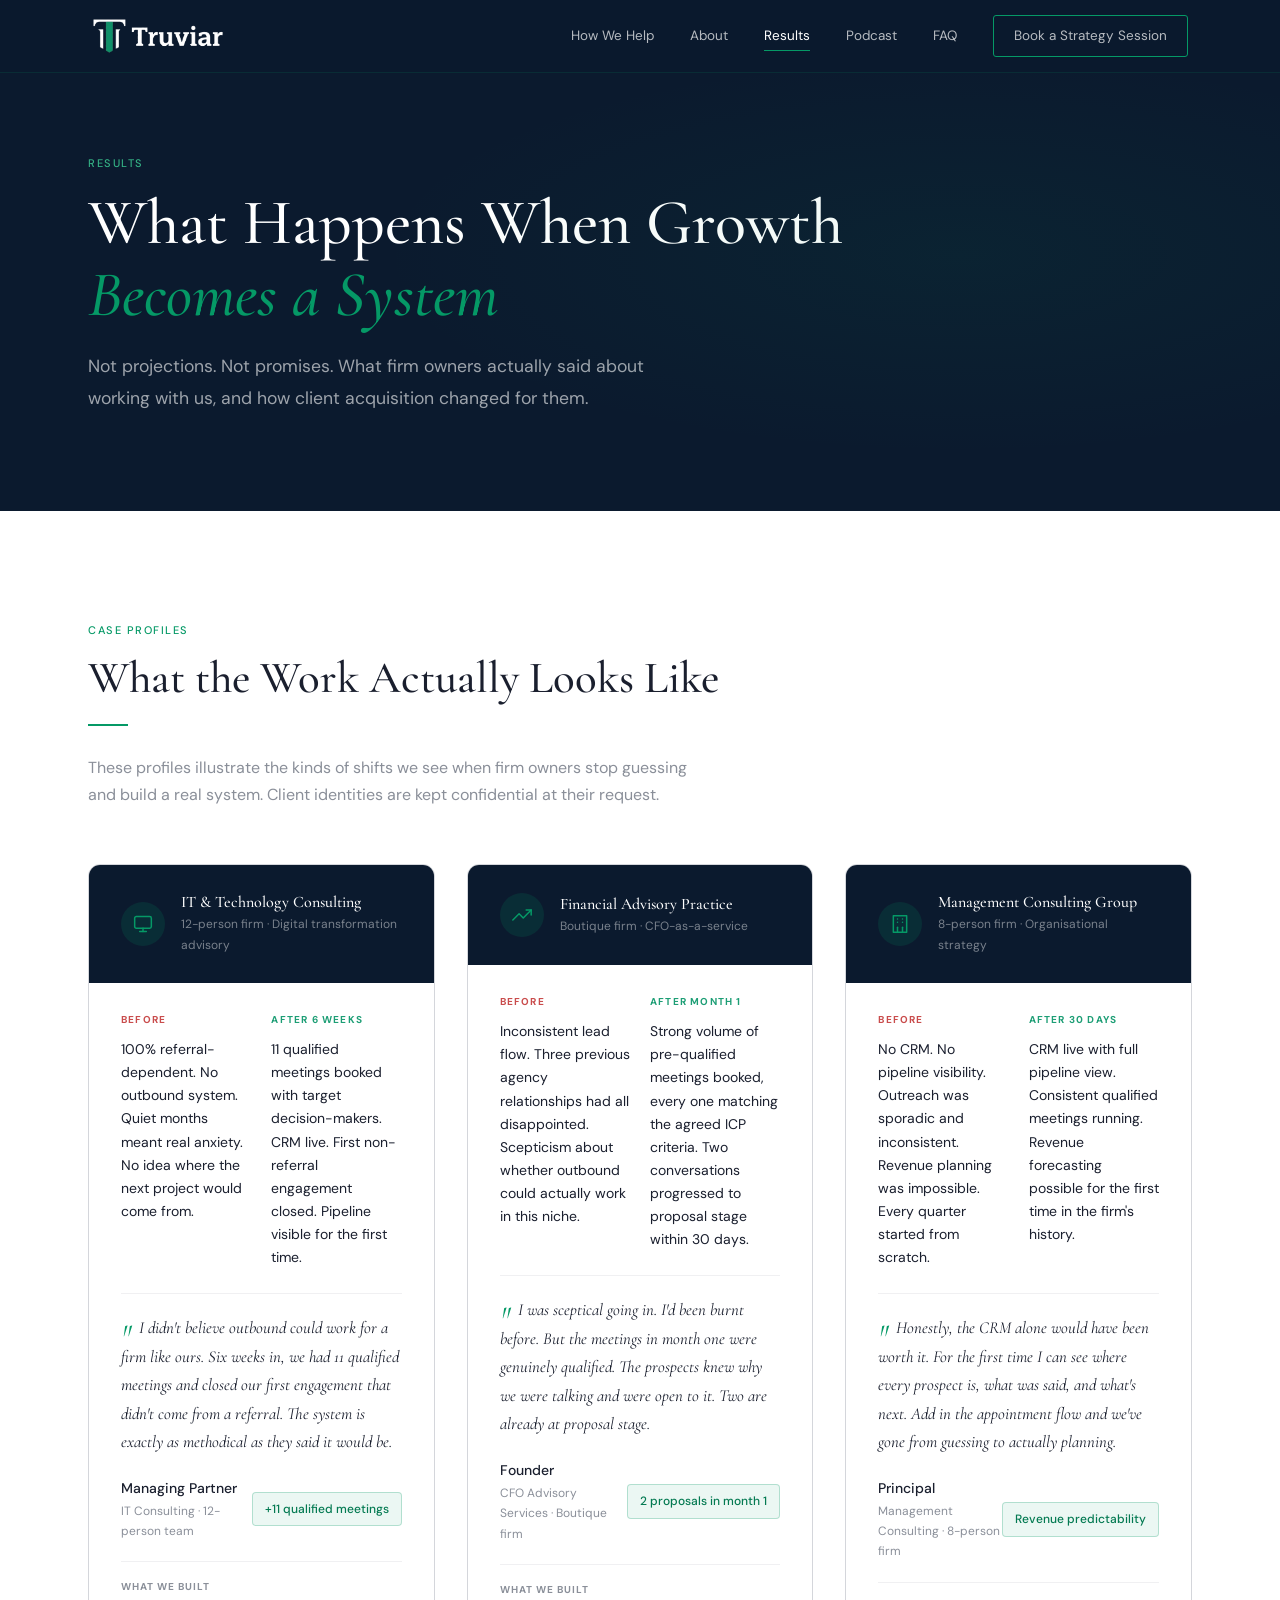
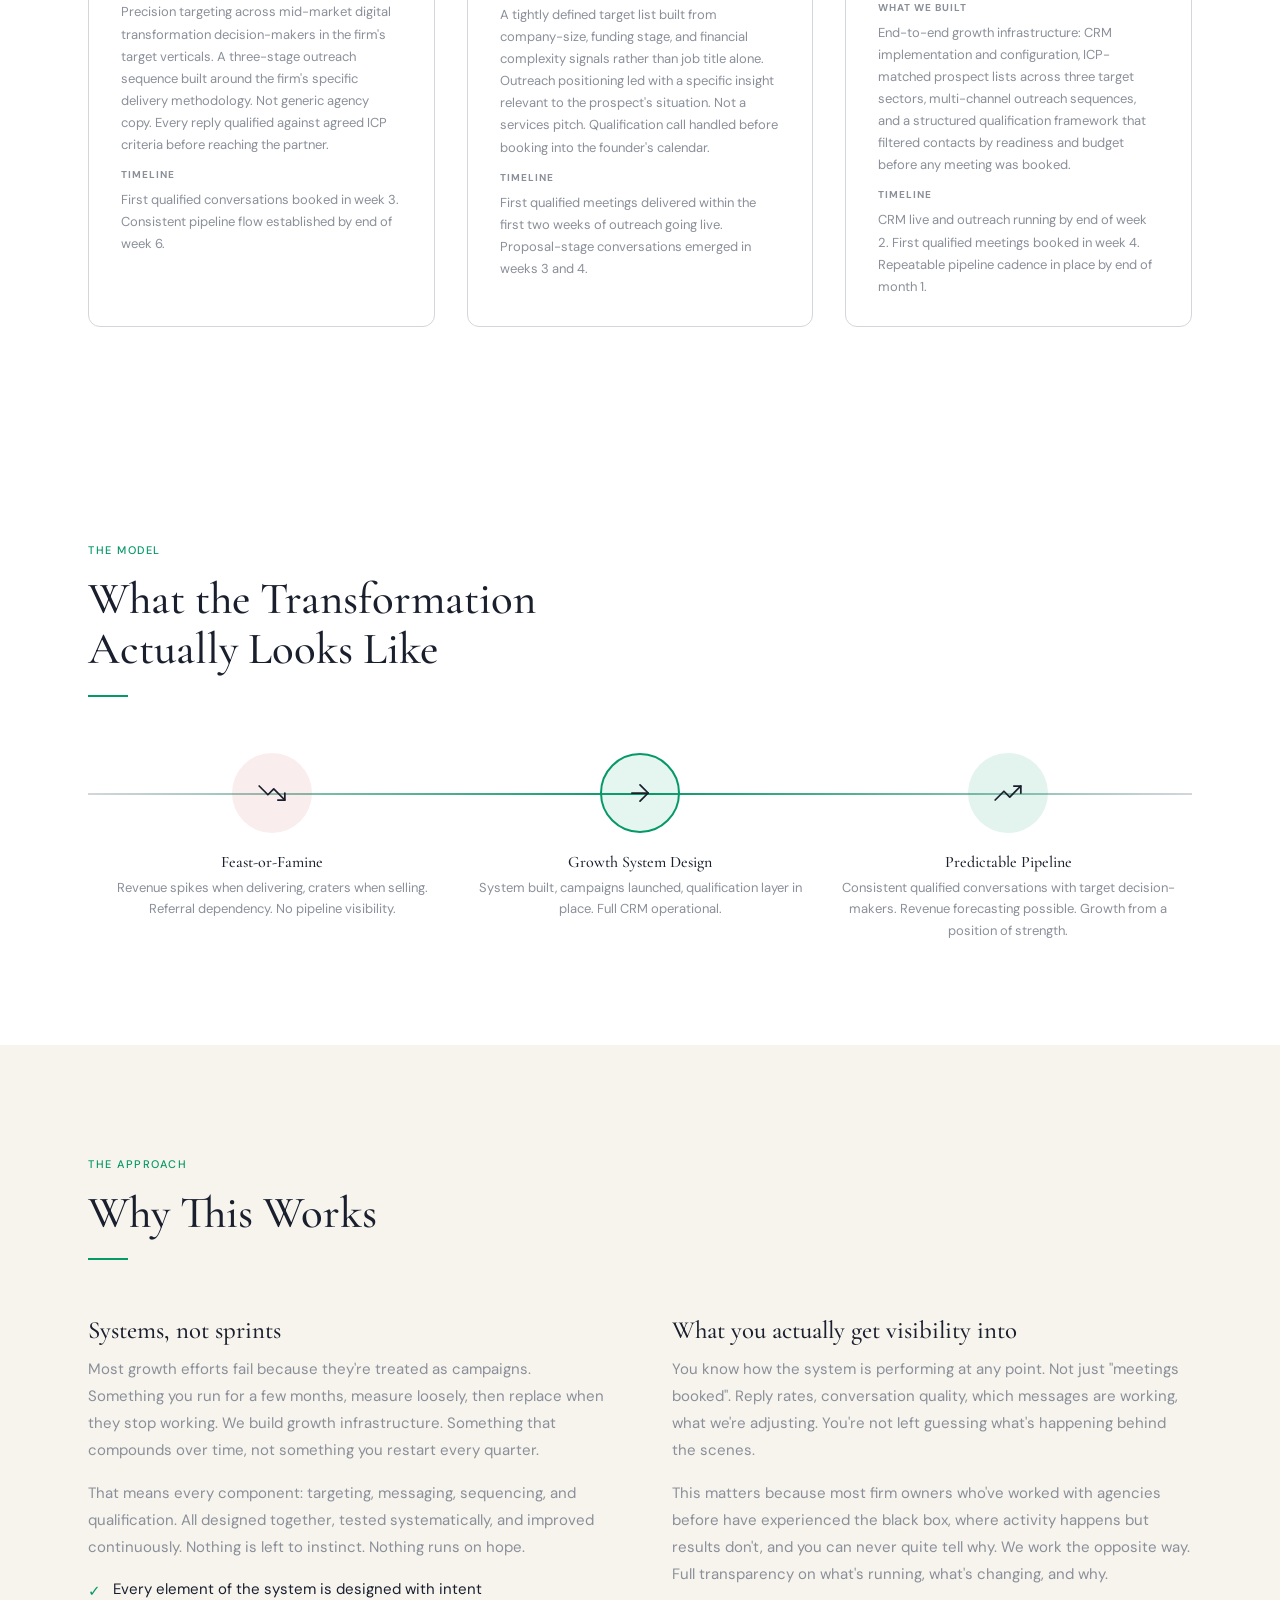
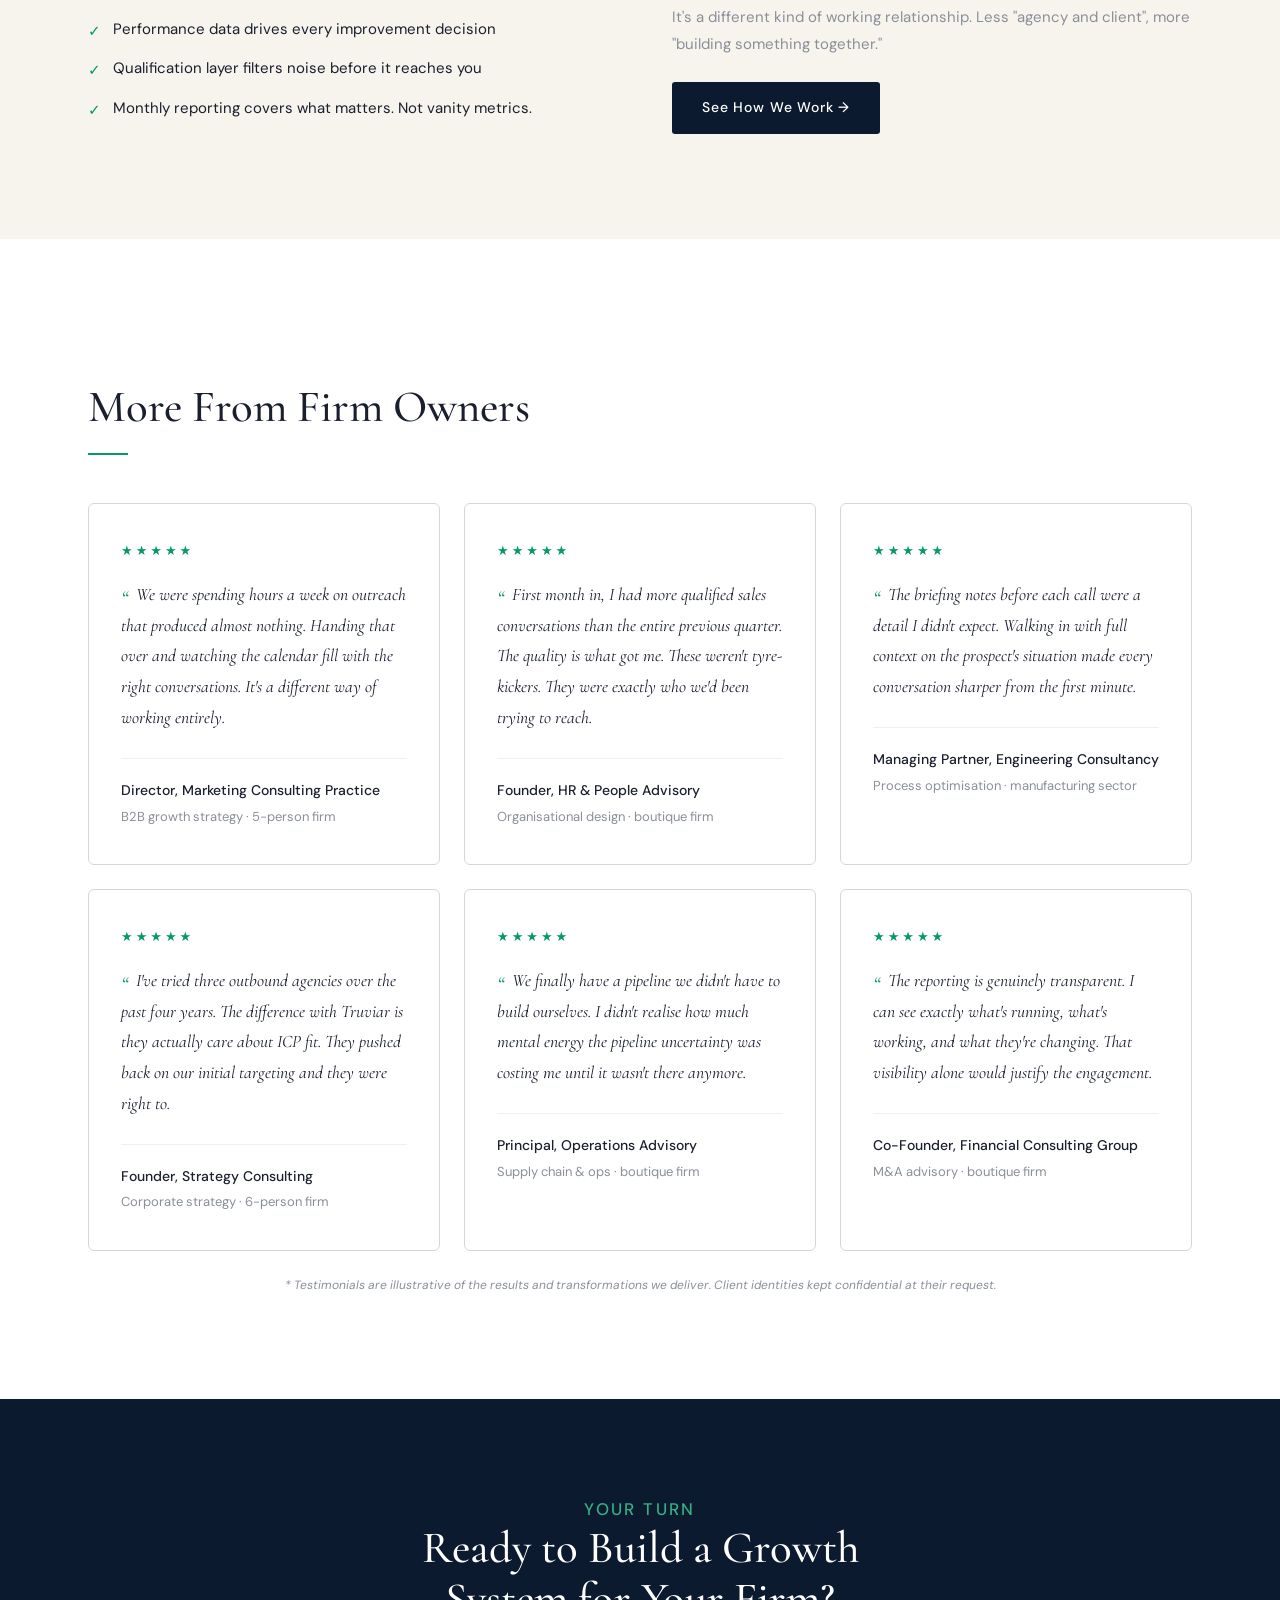
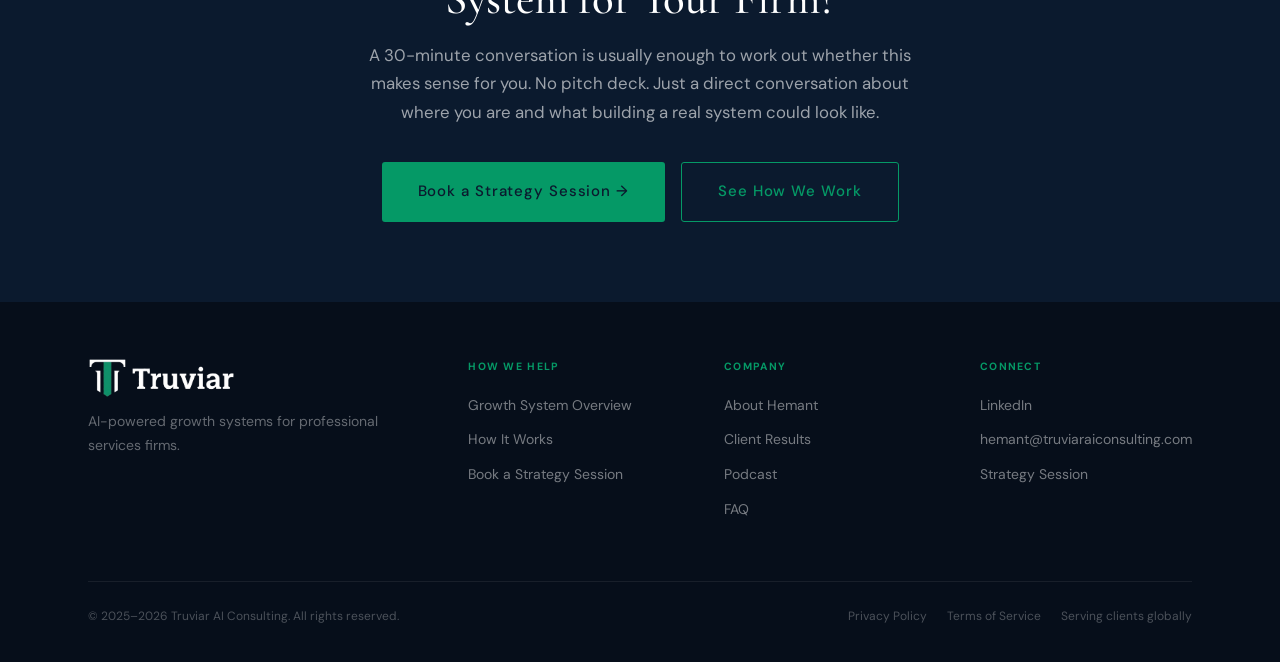
<file: case-studies.html>
<!DOCTYPE html>
<html lang="en">
<head>
  <meta charset="UTF-8" />
  <meta name="viewport" content="width=device-width, initial-scale=1.0" />
  <title>Case Studies: AI Growth for Professional Services | Truviar</title>
  <meta name="description" content="Real growth results for consulting firms and advisory practices. See how professional services firms built predictable pipelines with Truviar." />
  <!-- TODO: Replace https://truviaraiconsulting.com with confirmed production URL before deploy -->
  <link rel="canonical" href="https://truviaraiconsulting.com/case-studies" />
  <!-- Open Graph -->
  <meta property="og:type" content="website" />
  <meta property="og:url" content="https://truviaraiconsulting.com/case-studies" />
  <meta property="og:title" content="Case Studies: AI Growth for Professional Services | Truviar" />
  <meta property="og:description" content="Real growth results for consulting firms and advisory practices. See how professional services firms built predictable pipelines with Truviar." />
  <meta property="og:image" content="https://truviaraiconsulting.com/assets/images/og-default.png" />
  <meta property="og:site_name" content="Truviar AI Consulting" />
  <!-- Twitter Card -->
  <meta name="twitter:card" content="summary_large_image" />
  <meta name="twitter:title" content="Case Studies: AI Growth for Professional Services | Truviar" />
  <meta name="twitter:description" content="Real growth results for consulting firms and advisory practices. See how professional services firms built predictable pipelines with Truviar." />
  <meta name="twitter:image" content="https://truviaraiconsulting.com/assets/images/og-default.png" />
  <!-- TODO: Replace placeholder OG image with professionally designed version -->
  <link rel="preconnect" href="https://fonts.googleapis.com" />
  <link rel="preconnect" href="https://fonts.gstatic.com" crossorigin />
  <link href="https://fonts.googleapis.com/css2?family=Cormorant+Garamond:ital,wght@0,400;0,500;0,600;1,400;1,500&family=DM+Sans:wght@300;400;500;600&display=swap" rel="stylesheet" />
  <link rel="stylesheet" href="css/style.css" />
  <link rel="icon" type="image/png" sizes="32x32" href="assets/images/favicon-32.png" />
  <link rel="icon" type="image/png" sizes="16x16" href="assets/images/favicon-16.png" />
  <link rel="apple-touch-icon" sizes="180x180" href="assets/images/apple-touch-icon.png" />
  <!-- TODO: Replace placeholder favicons with final exports from logo file -->
  <style>
    /* ── PROOF-SPECIFIC STYLES ────────────────────────────── */

    /* Transformation cards */
    .transform-section { background: var(--white); }
    .transform-grid {
      display: grid;
      grid-template-columns: repeat(auto-fit, minmax(300px, 1fr));
      gap: 32px;
      margin-top: 56px;
    }
    .transform-card {
      border: 1px solid var(--gray-2);
      border-radius: var(--radius-lg);
      overflow: hidden;
      transition: box-shadow .25s, transform .25s;
    }
    .transform-card:hover { box-shadow: var(--shadow); transform: translateY(-4px); }
    .transform-header {
      background: var(--navy);
      padding: 28px 32px;
      display: flex; align-items: center; gap: 16px;
    }
    .transform-icon {
      width: 44px; height: 44px; border-radius: 50%;
      background: rgba(5,153,102,.15);
      display: flex; align-items: center; justify-content: center;
      flex-shrink: 0;
    }
    .transform-title h4 { color: var(--white); font-size: 1rem; margin-bottom: 3px; }
    .transform-title p  { font-size: 12px; color: rgba(255,255,255,.45); }
    .transform-body { padding: 28px 32px; }
    .before-after {
      display: grid; grid-template-columns: 1fr 1fr; gap: 20px; margin-bottom: 24px;
    }
    .ba-col h5 {
      font-size: 10px; letter-spacing: .12em; text-transform: uppercase;
      color: var(--gray-1); margin-bottom: 10px;
    }
    .ba-before h5 { color: #C94C4C; }
    .ba-after  h5 { color: #1D9E75; }
    .ba-col p { font-size: 14px; color: var(--text); line-height: 1.65; }
    .transform-quote {
      font-family: var(--ff-head);
      font-style: italic;
      font-size: 1.05rem;
      color: var(--text);
      line-height: 1.7;
      padding-top: 20px;
      border-top: 1px solid var(--gray-3);
    }
    .transform-quote::before { content: '"'; color: var(--green); font-size: 2rem; line-height: 0; vertical-align: -.4em; margin-right: 4px; }
    .transform-meta {
      display: flex; align-items: center; justify-content: space-between;
      margin-top: 20px;
    }
    .transform-author-name { font-weight: 500; font-size: 14px; }
    .transform-author-role { font-size: 12px; color: var(--gray-1); }
    .transform-result {
      background: rgba(5,153,102,.08);
      border: 1px solid rgba(5,153,102,.25);
      border-radius: 4px;
      padding: 6px 12px;
      font-size: 12px; font-weight: 500;
      color: var(--green-dk);
      white-space: nowrap;
    }

    /* Results metrics strip */
    .metrics-section {
      background: var(--navy);
      padding: 80px 0;
    }
    .metrics-grid {
      display: grid;
      grid-template-columns: repeat(auto-fit, minmax(160px, 1fr));
      gap: 0;
    }
    .metric-item {
      text-align: center;
      padding: 32px 20px;
      border-right: 1px solid rgba(255,255,255,.07);
    }
    .metric-item:last-child { border-right: none; }
    .metric-num {
      font-family: var(--ff-head);
      font-size: 3rem; color: var(--green); line-height: 1;
      display: block; margin-bottom: 10px;
    }
    .metric-lbl { font-size: 13px; color: rgba(255,255,255,.5); line-height: 1.5; }

    /* Credibility section */
    .credibility-section { background: var(--cream); }
    .credibility-grid {
      display: grid;
      grid-template-columns: 1fr 1fr;
      gap: 64px;
      align-items: start;
      margin-top: 56px;
    }
    .cred-block h3 { margin-bottom: 12px; }
    .cred-block p  { font-size: 15px; color: var(--gray-1); margin-bottom: 16px; line-height: 1.8; }
    .cred-points li {
      display: flex; gap: 12px; align-items: flex-start;
      font-size: 15px; color: var(--text); margin-bottom: 12px;
    }
    .cred-points li::before { content: '✓'; color: var(--green); font-weight: 700; flex-shrink: 0; margin-top: 2px; }

    /* Transformation framework */
    .framework-section { background: var(--white); }
    .framework-track {
      position: relative;
      display: flex;
      gap: 0;
      margin-top: 56px;
      overflow: hidden;
    }
    .framework-track::before {
      content: '';
      position: absolute;
      top: 40px; left: 0; right: 0;
      height: 2px;
      background: linear-gradient(to right, var(--gray-2), var(--green), var(--gray-2));
    }
    .framework-node {
      flex: 1;
      text-align: center;
      padding: 0 16px;
      position: relative;
    }
    .fn-circle {
      width: 80px; height: 80px;
      border-radius: 50%;
      margin: 0 auto 20px;
      display: flex; align-items: center; justify-content: center;
      position: relative; z-index: 1;
    }
    .fn-circle--before { background: rgba(201,76,76,.1); }
    .fn-circle--arrow  { background: rgba(5,153,102,.1); border: 2px solid var(--green); }
    .fn-circle--after  { background: rgba(29,158,117,.12); }
    .framework-node h4 { font-size: 1rem; margin-bottom: 6px; }
    .framework-node p  { font-size: 13px; color: var(--gray-1); line-height: 1.65; }

    @media (max-width: 900px) {
      .credibility-grid { grid-template-columns: 1fr; gap: 40px; }
    }
    @media (max-width: 640px) {
      .framework-track { flex-direction: column; gap: 28px; }
      .framework-track::before { display: none; }
      .metrics-grid { grid-template-columns: 1fr 1fr; }
      .metric-item { border-bottom: 1px solid rgba(255,255,255,.07); }
      .metric-item:nth-child(2n) { border-right: none; }
    }
  </style>
</head>
<body>

<!-- NAV -->
<nav id="nav">
  <div class="nav-inner">
    <a href="index.html" class="nav-logo"><img src="assets/images/truviar-logo.png" alt="Truviar AI Consulting" class="nav-logo-img" /></a>
    <div class="nav-links">
      <a href="services.html">How We Help</a>
      <a href="about.html">About</a>
      <a href="case-studies.html" class="active">Results</a>
      <a href="podcast.html">Podcast</a>
      <a href="contact.html#faq">FAQ</a>
      <a href="contact.html" class="nav-cta">Book a Strategy Session</a>
    </div>
    <div class="nav-hamburger" aria-label="Menu">
      <span></span><span></span><span></span>
    </div>
  </div>
</nav>
<div class="nav-mobile">
  <a href="services.html">How We Help</a>
  <a href="about.html">About</a>
  <a href="case-studies.html">Results</a>
  <a href="podcast.html">Podcast</a>
  <a href="contact.html#faq">FAQ</a>
  <a href="contact.html" class="nav-mobile-cta">Book a Strategy Session →</a>
</div>


<!-- PAGE HERO -->
<section class="page-hero">
  <div class="container">
    <p class="tag reveal">Results</p>
    <h1 class="reveal reveal-delay-1">What Happens When Growth<br><em>Becomes a System</em></h1>
    <p class="page-hero-sub reveal reveal-delay-2">
      Not projections. Not promises. What firm owners actually said about working with us, and how client acquisition changed for them.
    </p>
  </div>
</section>



<!-- TRANSFORMATION CARDS -->
<section class="section transform-section" id="results">
  <div class="container">
    <p class="tag reveal">Case Profiles</p>
    <h2 class="reveal reveal-delay-1">What the Work Actually Looks Like</h2>
    <div class="divider reveal reveal-delay-2"></div>
    <p class="reveal reveal-delay-2" style="max-width:600px; color:var(--gray-1);">
      These profiles illustrate the kinds of shifts we see when firm owners stop guessing and build a real system. Client identities are kept confidential at their request.
    </p>
    <div class="transform-grid">

      <div class="transform-card reveal">
        <div class="transform-header">
          <div class="transform-icon"><svg width="20" height="20" viewBox="0 0 24 24" fill="none" stroke="var(--green)" stroke-width="1.8" stroke-linecap="round" stroke-linejoin="round"><rect x="2" y="3" width="20" height="14" rx="2"/><line x1="8" y1="21" x2="16" y2="21"/><line x1="12" y1="17" x2="12" y2="21"/></svg></div>
          <div class="transform-title">
            <h4>IT &amp; Technology Consulting</h4>
            <p>12-person firm · Digital transformation advisory</p>
          </div>
        </div>
        <div class="transform-body">
          <div class="before-after">
            <div class="ba-col ba-before">
              <h5>Before</h5>
              <p>100% referral-dependent. No outbound system. Quiet months meant real anxiety. No idea where the next project would come from.</p>
            </div>
            <div class="ba-col ba-after">
              <h5>After 6 Weeks</h5>
              <p>11 qualified meetings booked with target decision-makers. CRM live. First non-referral engagement closed. Pipeline visible for the first time.</p>
            </div>
          </div>
          <p class="transform-quote">
            I didn't believe outbound could work for a firm like ours. Six weeks in, we had 11 qualified meetings and closed our first engagement that didn't come from a referral. The system is exactly as methodical as they said it would be.
          </p>
          <div class="transform-meta">
            <div>
              <div class="transform-author-name">Managing Partner</div>
              <div class="transform-author-role">IT Consulting · 12-person team</div>
            </div>
            <div class="transform-result">+11 qualified meetings</div>
          </div>
          <div class="transform-detail" style="margin-top:20px; padding-top:16px; border-top:1px solid var(--gray-3);">
            <h5 style="font-size:10px; letter-spacing:.1em; text-transform:uppercase; color:var(--gray-1); margin-bottom:6px;">What We Built</h5>
            <p style="font-size:13px; color:var(--gray-1); line-height:1.7; margin-bottom:10px;">Precision targeting across mid-market digital transformation decision-makers in the firm's target verticals. A three-stage outreach sequence built around the firm's specific delivery methodology. Not generic agency copy. Every reply qualified against agreed ICP criteria before reaching the partner.</p>
            <h5 style="font-size:10px; letter-spacing:.1em; text-transform:uppercase; color:var(--gray-1); margin-bottom:6px;">Timeline</h5>
            <p style="font-size:13px; color:var(--gray-1); line-height:1.7;">First qualified conversations booked in week 3. Consistent pipeline flow established by end of week 6.</p>
          </div>
        </div>
      </div>

      <div class="transform-card reveal reveal-delay-1">
        <div class="transform-header">
          <div class="transform-icon"><svg width="20" height="20" viewBox="0 0 24 24" fill="none" stroke="var(--green)" stroke-width="1.8" stroke-linecap="round" stroke-linejoin="round"><polyline points="23 6 13.5 15.5 8.5 10.5 1 18"/><polyline points="17 6 23 6 23 12"/></svg></div>
          <div class="transform-title">
            <h4>Financial Advisory Practice</h4>
            <p>Boutique firm · CFO-as-a-service</p>
          </div>
        </div>
        <div class="transform-body">
          <div class="before-after">
            <div class="ba-col ba-before">
              <h5>Before</h5>
              <p>Inconsistent lead flow. Three previous agency relationships had all disappointed. Scepticism about whether outbound could actually work in this niche.</p>
            </div>
            <div class="ba-col ba-after">
              <h5>After Month 1</h5>
              <p>Strong volume of pre-qualified meetings booked, every one matching the agreed ICP criteria. Two conversations progressed to proposal stage within 30 days.</p>
            </div>
          </div>
          <p class="transform-quote">
            I was sceptical going in. I'd been burnt before. But the meetings in month one were genuinely qualified. The prospects knew why we were talking and were open to it. Two are already at proposal stage.
          </p>
          <div class="transform-meta">
            <div>
              <div class="transform-author-name">Founder</div>
              <div class="transform-author-role">CFO Advisory Services · Boutique firm</div>
            </div>
            <div class="transform-result">2 proposals in month 1</div>
          </div>
          <div class="transform-detail" style="margin-top:20px; padding-top:16px; border-top:1px solid var(--gray-3);">
            <h5 style="font-size:10px; letter-spacing:.1em; text-transform:uppercase; color:var(--gray-1); margin-bottom:6px;">What We Built</h5>
            <p style="font-size:13px; color:var(--gray-1); line-height:1.7; margin-bottom:10px;">A tightly defined target list built from company-size, funding stage, and financial complexity signals rather than job title alone. Outreach positioning led with a specific insight relevant to the prospect's situation. Not a services pitch. Qualification call handled before booking into the founder's calendar.</p>
            <h5 style="font-size:10px; letter-spacing:.1em; text-transform:uppercase; color:var(--gray-1); margin-bottom:6px;">Timeline</h5>
            <p style="font-size:13px; color:var(--gray-1); line-height:1.7;">First qualified meetings delivered within the first two weeks of outreach going live. Proposal-stage conversations emerged in weeks 3 and 4.</p>
          </div>
        </div>
      </div>

      <div class="transform-card reveal reveal-delay-2">
        <div class="transform-header">
          <div class="transform-icon"><svg width="20" height="20" viewBox="0 0 24 24" fill="none" stroke="var(--green)" stroke-width="1.8" stroke-linecap="round" stroke-linejoin="round"><rect x="4" y="2" width="16" height="20"/><line x1="9" y1="22" x2="9" y2="16"/><line x1="15" y1="22" x2="15" y2="16"/><line x1="9" y1="6" x2="9" y2="6.01"/><line x1="15" y1="6" x2="15" y2="6.01"/><line x1="9" y1="10" x2="9" y2="10.01"/><line x1="15" y1="10" x2="15" y2="10.01"/></svg></div>
          <div class="transform-title">
            <h4>Management Consulting Group</h4>
            <p>8-person firm · Organisational strategy</p>
          </div>
        </div>
        <div class="transform-body">
          <div class="before-after">
            <div class="ba-col ba-before">
              <h5>Before</h5>
              <p>No CRM. No pipeline visibility. Outreach was sporadic and inconsistent. Revenue planning was impossible. Every quarter started from scratch.</p>
            </div>
            <div class="ba-col ba-after">
              <h5>After 30 Days</h5>
              <p>CRM live with full pipeline view. Consistent qualified meetings running. Revenue forecasting possible for the first time in the firm's history.</p>
            </div>
          </div>
          <p class="transform-quote">
            Honestly, the CRM alone would have been worth it. For the first time I can see where every prospect is, what was said, and what's next. Add in the appointment flow and we've gone from guessing to actually planning.
          </p>
          <div class="transform-meta">
            <div>
              <div class="transform-author-name">Principal</div>
              <div class="transform-author-role">Management Consulting · 8-person firm</div>
            </div>
            <div class="transform-result">Revenue predictability</div>
          </div>
          <div class="transform-detail" style="margin-top:20px; padding-top:16px; border-top:1px solid var(--gray-3);">
            <h5 style="font-size:10px; letter-spacing:.1em; text-transform:uppercase; color:var(--gray-1); margin-bottom:6px;">What We Built</h5>
            <p style="font-size:13px; color:var(--gray-1); line-height:1.7; margin-bottom:10px;">End-to-end growth infrastructure: CRM implementation and configuration, ICP-matched prospect lists across three target sectors, multi-channel outreach sequences, and a structured qualification framework that filtered contacts by readiness and budget before any meeting was booked.</p>
            <h5 style="font-size:10px; letter-spacing:.1em; text-transform:uppercase; color:var(--gray-1); margin-bottom:6px;">Timeline</h5>
            <p style="font-size:13px; color:var(--gray-1); line-height:1.7;">CRM live and outreach running by end of week 2. First qualified meetings booked in week 4. Repeatable pipeline cadence in place by end of month 1.</p>
          </div>
        </div>
      </div>

    </div>
  </div>
</section>


<!-- TRANSFORMATION FRAMEWORK -->
<section class="section framework-section" id="framework">
  <div class="container">
    <p class="tag reveal">The Model</p>
    <h2 class="reveal reveal-delay-1">What the Transformation<br>Actually Looks Like</h2>
    <div class="divider reveal reveal-delay-2"></div>
    <div class="framework-track reveal reveal-delay-2">
      <div class="framework-node">
        <div class="fn-circle fn-circle--before"><svg width="28" height="28" viewBox="0 0 24 24" fill="none" stroke="currentColor" stroke-width="1.5" stroke-linecap="round" stroke-linejoin="round"><polyline points="23 18 13.5 8.5 8.5 13.5 1 6"/><polyline points="17 18 23 18 23 12"/></svg></div>
        <h4>Feast-or-Famine</h4>
        <p>Revenue spikes when delivering, craters when selling. Referral dependency. No pipeline visibility.</p>
      </div>
      <div class="framework-node">
        <div class="fn-circle fn-circle--arrow"><svg width="28" height="28" viewBox="0 0 24 24" fill="none" stroke="currentColor" stroke-width="1.5" stroke-linecap="round" stroke-linejoin="round"><line x1="5" y1="12" x2="19" y2="12"/><polyline points="12 5 19 12 12 19"/></svg></div>
        <h4>Growth System Design</h4>
        <p>System built, campaigns launched, qualification layer in place. Full CRM operational.</p>
      </div>
      <div class="framework-node">
        <div class="fn-circle fn-circle--after"><svg width="28" height="28" viewBox="0 0 24 24" fill="none" stroke="currentColor" stroke-width="1.5" stroke-linecap="round" stroke-linejoin="round"><polyline points="23 6 13.5 15.5 8.5 10.5 1 18"/><polyline points="17 6 23 6 23 12"/></svg></div>
        <h4>Predictable Pipeline</h4>
        <p>Consistent qualified conversations with target decision-makers. Revenue forecasting possible. Growth from a position of strength.</p>
      </div>
    </div>
  </div>
</section>


<!-- CREDIBILITY SECTION -->
<section class="section credibility-section" id="credibility">
  <div class="container">
    <p class="tag reveal">The Approach</p>
    <h2 class="reveal reveal-delay-1">Why This Works</h2>
    <div class="divider reveal reveal-delay-2"></div>
    <div class="credibility-grid">
      <div class="cred-block reveal">
        <h3>Systems, not sprints</h3>
        <p>
          Most growth efforts fail because they're treated as campaigns. Something you run for a few months, measure loosely, then replace when they stop working. We build growth infrastructure. Something that compounds over time, not something you restart every quarter.
        </p>
        <p>
          That means every component: targeting, messaging, sequencing, and qualification. All designed together, tested systematically, and improved continuously. Nothing is left to instinct. Nothing runs on hope.
        </p>
        <ul class="cred-points">
          <li>Every element of the system is designed with intent</li>
          <li>Performance data drives every improvement decision</li>
          <li>Qualification layer filters noise before it reaches you</li>
          <li>Monthly reporting covers what matters. Not vanity metrics.</li>
        </ul>
      </div>
      <div class="cred-block reveal reveal-delay-1">
        <h3>What you actually get visibility into</h3>
        <p>
          You know how the system is performing at any point. Not just "meetings booked". Reply rates, conversation quality, which messages are working, what we're adjusting. You're not left guessing what's happening behind the scenes.
        </p>
        <p>
          This matters because most firm owners who've worked with agencies before have experienced the black box, where activity happens but results don't, and you can never quite tell why. We work the opposite way. Full transparency on what's running, what's changing, and why.
        </p>
        <p>
          It's a different kind of working relationship. Less "agency and client", more "building something together."
        </p>
        <a href="services.html" class="btn btn--dark" style="margin-top:8px;">See How We Work →</a>
      </div>
    </div>
  </div>
</section>


<!-- TESTIMONIALS -->
<section class="section" style="background:var(--white);">
  <div class="container">
    <p class="tag reveal">More Voices</p>
    <h2 class="reveal reveal-delay-1">More From Firm Owners</h2>
    <div class="divider reveal reveal-delay-2"></div>
    <div class="testi-grid">
      <div class="testi-card reveal">
        <div class="testi-stars">★★★★★</div>
        <p class="testi-quote">
          We were spending hours a week on outreach that produced almost nothing. Handing that over and watching the calendar fill with the right conversations. It's a different way of working entirely.
        </p>
        <div class="testi-author">
          <div class="testi-name">Director, Marketing Consulting Practice</div>
          <div class="testi-role">B2B growth strategy · 5-person firm</div>
        </div>
      </div>
      <div class="testi-card reveal reveal-delay-1">
        <div class="testi-stars">★★★★★</div>
        <p class="testi-quote">
          First month in, I had more qualified sales conversations than the entire previous quarter. The quality is what got me. These weren't tyre-kickers. They were exactly who we'd been trying to reach.
        </p>
        <div class="testi-author">
          <div class="testi-name">Founder, HR &amp; People Advisory</div>
          <div class="testi-role">Organisational design · boutique firm</div>
        </div>
      </div>
      <div class="testi-card reveal reveal-delay-2">
        <div class="testi-stars">★★★★★</div>
        <p class="testi-quote">
          The briefing notes before each call were a detail I didn't expect. Walking in with full context on the prospect's situation made every conversation sharper from the first minute.
        </p>
        <div class="testi-author">
          <div class="testi-name">Managing Partner, Engineering Consultancy</div>
          <div class="testi-role">Process optimisation · manufacturing sector</div>
        </div>
      </div>
      <div class="testi-card reveal">
        <div class="testi-stars">★★★★★</div>
        <p class="testi-quote">
          I've tried three outbound agencies over the past four years. The difference with Truviar is they actually care about ICP fit. They pushed back on our initial targeting and they were right to.
        </p>
        <div class="testi-author">
          <div class="testi-name">Founder, Strategy Consulting</div>
          <div class="testi-role">Corporate strategy · 6-person firm</div>
        </div>
      </div>
      <div class="testi-card reveal reveal-delay-1">
        <div class="testi-stars">★★★★★</div>
        <p class="testi-quote">
          We finally have a pipeline we didn't have to build ourselves. I didn't realise how much mental energy the pipeline uncertainty was costing me until it wasn't there anymore.
        </p>
        <div class="testi-author">
          <div class="testi-name">Principal, Operations Advisory</div>
          <div class="testi-role">Supply chain &amp; ops · boutique firm</div>
        </div>
      </div>
      <div class="testi-card reveal reveal-delay-2">
        <div class="testi-stars">★★★★★</div>
        <p class="testi-quote">
          The reporting is genuinely transparent. I can see exactly what's running, what's working, and what they're changing. That visibility alone would justify the engagement.
        </p>
        <div class="testi-author">
          <div class="testi-name">Co-Founder, Financial Consulting Group</div>
          <div class="testi-role">M&amp;A advisory · boutique firm</div>
        </div>
      </div>
    </div>
    <p class="reveal" style="margin-top:24px; font-size:12px; color:var(--gray-1); text-align:center; font-style:italic;">
      * Testimonials are illustrative of the results and transformations we deliver. Client identities kept confidential at their request.
    </p>
  </div>
</section>


<!-- CTA BAND -->
<section class="cta-band">
  <div class="container">
    <p class="tag" style="color:var(--green-lt); display:block; text-align:center;">Your Turn</p>
    <h2 class="reveal">Ready to Build a Growth<br>System for Your Firm?</h2>
    <p class="reveal reveal-delay-1">
      A 30-minute conversation is usually enough to work out whether this makes sense for you. No pitch deck. Just a direct conversation about where you are and what building a real system could look like.
    </p>
    <div class="cta-band-btns reveal reveal-delay-2">
      <a href="contact.html" class="btn btn--green btn--lg">Book a Strategy Session →</a>
      <a href="services.html" class="btn btn--ghost btn--lg">See How We Work</a>
    </div>
  </div>
</section>


<!-- FOOTER -->
<footer>
  <div class="container">
    <div class="footer-inner">
      <div>
        <div class="footer-logo"><img src="assets/images/truviar-logo.png" alt="Truviar AI Consulting" class="footer-logo-img" /></div>
        <p class="footer-tagline">AI-powered growth systems for professional services firms.</p>
      </div>
      <div class="footer-col">
        <h5>How We Help</h5>
        <a href="services.html">Growth System Overview</a>
        <a href="services.html#process">How It Works</a>
        <a href="contact.html">Book a Strategy Session</a>
      </div>
      <div class="footer-col">
        <h5>Company</h5>
        <a href="about.html">About Hemant</a>
        <a href="case-studies.html">Client Results</a>
        <a href="podcast.html">Podcast</a>
        <a href="contact.html#faq">FAQ</a>
      </div>
      <div class="footer-col">
        <h5>Connect</h5>
        <a href="https://linkedin.com/in/truviarai" target="_blank" rel="noopener">LinkedIn</a>
        <a href="mailto:hemant@truviaraiconsulting.com">hemant@truviaraiconsulting.com</a>
        <a href="contact.html">Strategy Session</a>
      </div>
    </div>
    <div class="footer-bottom">
      <span>© 2025–2026 Truviar AI Consulting. All rights reserved.</span>
      <div class="footer-bottom-links">
        <a href="privacy.html">Privacy Policy</a>
        <a href="terms.html">Terms of Service</a>
        <span>Serving clients globally</span>
      </div>
    </div>
  </div>
</footer>

<button class="back-to-top" aria-label="Back to top">
  <svg width="16" height="16" viewBox="0 0 16 16" fill="none" stroke="currentColor" stroke-width="1.8"><path d="M8 12V4M4 8l4-4 4 4"/></svg>
</button>

<script src="js/main.js"></script>
<!-- TODO: Configure 301 redirect from /proof to /case-studies on the hosting platform (Netlify _redirects file or equivalent). Without this, any existing links or search-indexed URLs pointing to /proof will return 404. -->
</body>
</html>
</file>
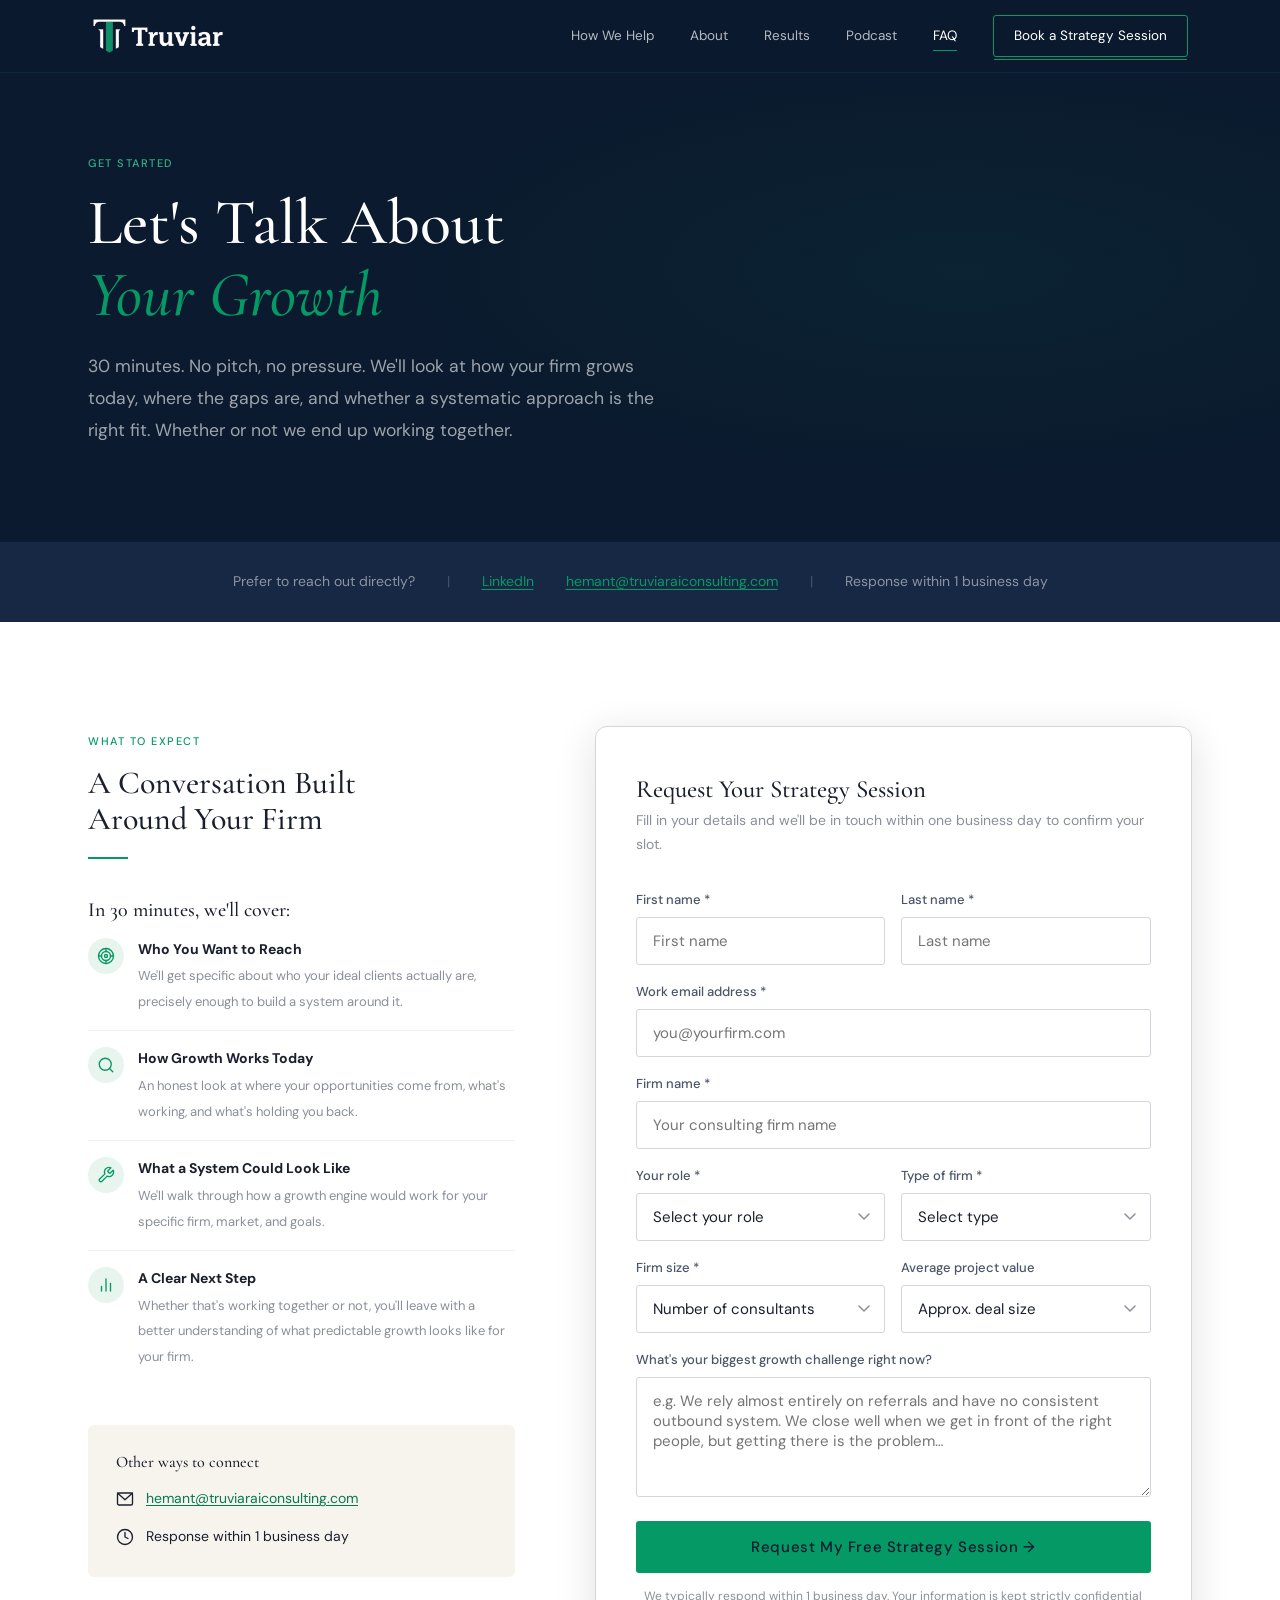
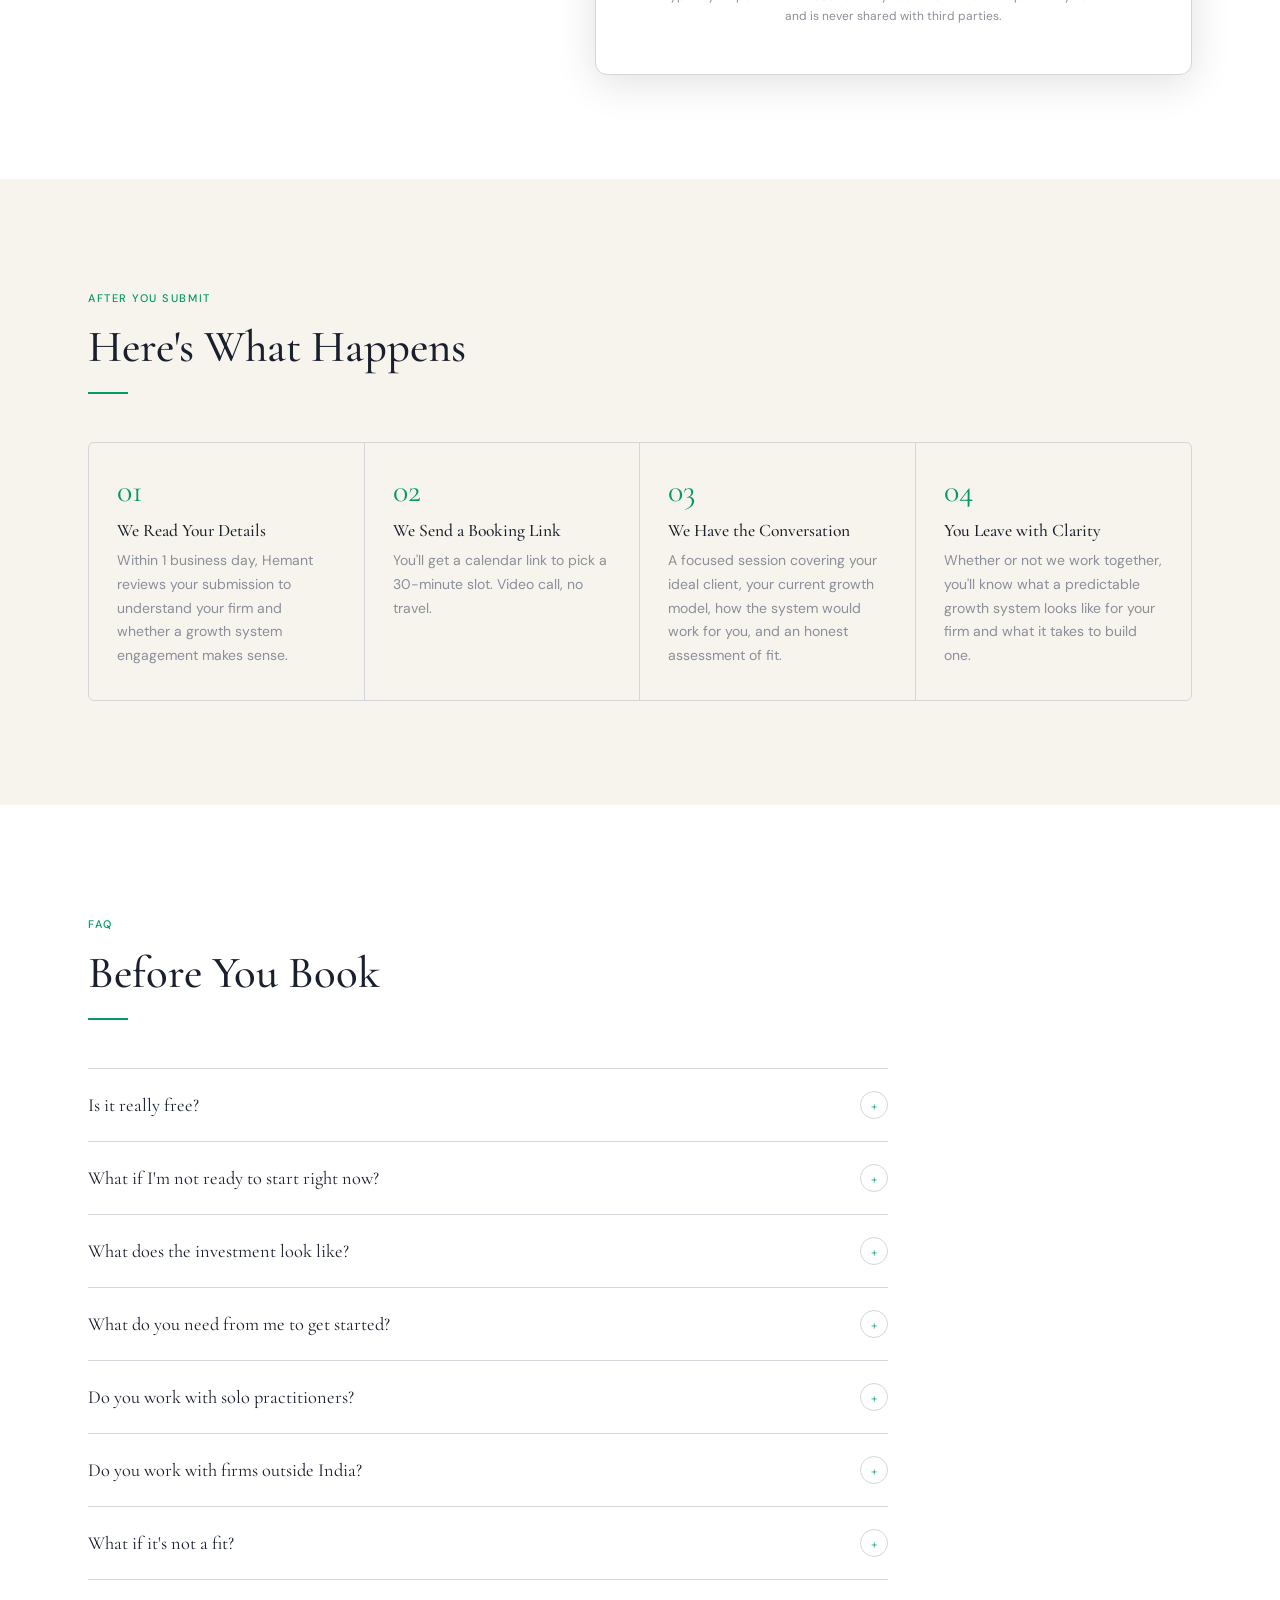
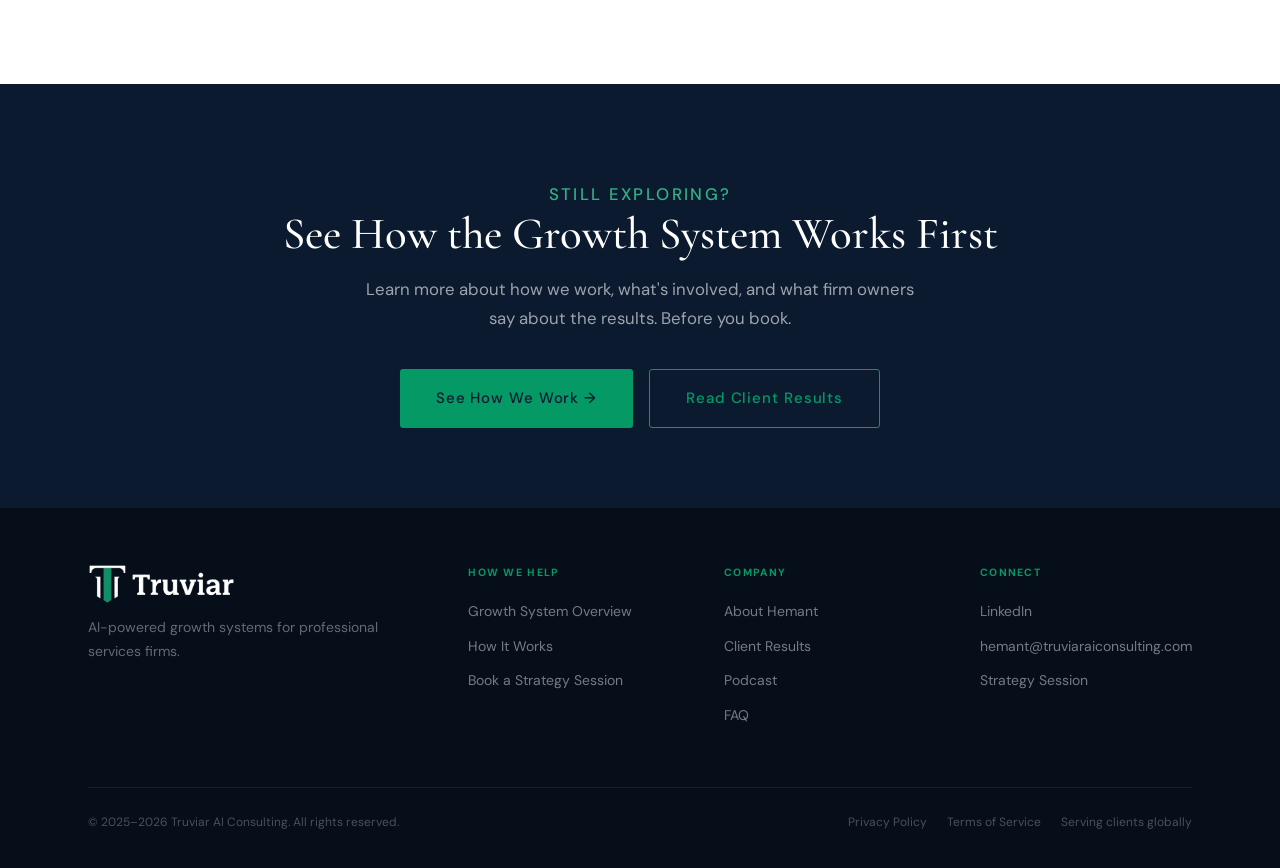
<file: contact.html>
<!DOCTYPE html>
<html lang="en">
<head>
  <meta charset="UTF-8" />
  <meta name="viewport" content="width=device-width, initial-scale=1.0" />
  <title>Book an AI Growth Strategy Session | Truviar</title>
  <meta name="description" content="Book a free 30-minute strategy session. We'll assess your growth model and explore what an AI-powered growth system could look like for your firm." />
  <!-- TODO: Replace https://truviaraiconsulting.com with confirmed production URL before deploy -->
  <link rel="canonical" href="https://truviaraiconsulting.com/contact" />
  <!-- Open Graph -->
  <meta property="og:type" content="website" />
  <meta property="og:url" content="https://truviaraiconsulting.com/contact" />
  <meta property="og:title" content="Book an AI Growth Strategy Session | Truviar" />
  <meta property="og:description" content="Book a free 30-minute strategy session. We'll assess your growth model and explore what an AI-powered growth system could look like for your firm." />
  <meta property="og:image" content="https://truviaraiconsulting.com/assets/images/og-default.png" />
  <meta property="og:site_name" content="Truviar AI Consulting" />
  <!-- Twitter Card -->
  <meta name="twitter:card" content="summary_large_image" />
  <meta name="twitter:title" content="Book an AI Growth Strategy Session | Truviar" />
  <meta name="twitter:description" content="Book a free 30-minute strategy session. We'll assess your growth model and explore what an AI-powered growth system could look like for your firm." />
  <meta name="twitter:image" content="https://truviaraiconsulting.com/assets/images/og-default.png" />
  <!-- TODO: Replace placeholder OG image with professionally designed version -->
  <link rel="preconnect" href="https://fonts.googleapis.com" />
  <link rel="preconnect" href="https://fonts.gstatic.com" crossorigin />
  <link href="https://fonts.googleapis.com/css2?family=Cormorant+Garamond:ital,wght@0,400;0,500;0,600;1,400;1,500&family=DM+Sans:wght@300;400;500;600&display=swap" rel="stylesheet" />
  <link rel="stylesheet" href="css/style.css" />
  <link rel="icon" type="image/png" sizes="32x32" href="assets/images/favicon-32.png" />
  <link rel="icon" type="image/png" sizes="16x16" href="assets/images/favicon-16.png" />
  <link rel="apple-touch-icon" sizes="180x180" href="assets/images/apple-touch-icon.png" />
  <!-- TODO: Replace placeholder favicons with final exports from logo file -->
  <script type="application/ld+json">
  {
    "@context": "https://schema.org",
    "@type": "FAQPage",
    "mainEntity": [
      {
        "@type": "Question",
        "name": "Is it really free?",
        "acceptedAnswer": {
          "@type": "Answer",
          "text": "Yes. No charge, no catch. We do it because we want to understand your firm before either of us commits. If it's not a fit, we'll say so."
        }
      },
      {
        "@type": "Question",
        "name": "What if I'm not ready to start right now?",
        "acceptedAnswer": {
          "@type": "Answer",
          "text": "That's fine. Most people use the session to understand what's possible. Start when the timing is right."
        }
      },
      {
        "@type": "Question",
        "name": "What does the investment look like?",
        "acceptedAnswer": {
          "@type": "Answer",
          "text": "Depends on scope. We discuss this during the session once we understand your firm and goals. No lock-in contracts."
        }
      },
      {
        "@type": "Question",
        "name": "What do you need from me to get started?",
        "acceptedAnswer": {
          "@type": "Answer",
          "text": "After the session, about 60–90 minutes for onboarding: your ideal client profile, qualification criteria, positioning. From there, we build and run everything. You show up to conversations."
        }
      },
      {
        "@type": "Question",
        "name": "Do you work with solo practitioners?",
        "acceptedAnswer": {
          "@type": "Answer",
          "text": "Yes. Solo founders to 30-person firms. The key qualifier is engagement value, not team size."
        }
      },
      {
        "@type": "Question",
        "name": "Do you work with firms outside India?",
        "acceptedAnswer": {
          "@type": "Answer",
          "text": "Yes. Fully remote, all time zones."
        }
      },
      {
        "@type": "Question",
        "name": "What if it's not a fit?",
        "acceptedAnswer": {
          "@type": "Answer",
          "text": "We'll tell you. Honestly. We'd rather have a useful conversation than sign someone we can't genuinely help."
        }
      }
    ]
  }
  </script>
  <style>
    /* ── CONTACT-SPECIFIC STYLES ──────────────────────────── */

    /* Contact layout */
    .contact-section { background: var(--white); }
    .contact-layout {
      display: grid;
      grid-template-columns: 1fr 1.4fr;
      gap: 80px;
      align-items: start;
    }

    /* Left sidebar */
    .contact-sidebar {}
    .contact-what {
      margin-top: 40px;
    }
    .contact-what h3 { margin-bottom: 16px; font-size: 1.25rem; }
    .contact-what-list li {
      display: flex; gap: 14px; align-items: flex-start;
      font-size: 15px; color: var(--text);
      margin-bottom: 16px; padding-bottom: 16px;
      border-bottom: 1px solid var(--gray-3);
    }
    .contact-what-list li:last-child { border-bottom: none; }
    .cwl-icon {
      width: 36px; height: 36px;
      border-radius: 50%;
      background: var(--green-tint, #E8F5EF);
      display: flex; align-items: center; justify-content: center;
      flex-shrink: 0;
    }
    .cwl-text strong { display: block; margin-bottom: 2px; font-size: 14px; }
    .cwl-text span   { font-size: 13px; color: var(--gray-1); }

    .contact-details {
      margin-top: 40px;
      padding: 28px;
      background: var(--cream);
      border-radius: var(--radius);
    }
    .contact-details h4 { margin-bottom: 16px; font-size: 1rem; }
    .contact-detail-item {
      display: flex; gap: 12px; align-items: center;
      font-size: 14px; color: var(--text);
      margin-bottom: 14px;
    }
    .contact-detail-item:last-child { margin-bottom: 0; }
    .cdi-icon { display: inline-flex; align-items: center; flex-shrink: 0; }
    .cdi-link { color: var(--green-dk); text-decoration: underline; text-underline-offset: 2px; }

    /* Form card */
    .contact-form-card {
      background: var(--white);
      border: 1px solid var(--gray-2);
      border-radius: var(--radius-lg);
      padding: 48px 40px;
      box-shadow: var(--shadow);
    }
    .contact-form-card h3 { margin-bottom: 6px; }
    .contact-form-card > p { font-size: 14px; color: var(--gray-1); margin-bottom: 32px; }
    .cfc-row { display: grid; grid-template-columns: 1fr 1fr; gap: 16px; }
    .form-field { margin-bottom: 16px; }
    .form-field label {
      display: block;
      font-size: 13px; font-weight: 500;
      color: var(--text-lt);
      margin-bottom: 6px;
    }
    .form-field input,
    .form-field select,
    .form-field textarea {
      width: 100%;
      padding: 13px 16px;
      border: 1px solid var(--gray-2);
      border-radius: var(--radius-sm);
      font-family: var(--ff-body); font-size: 15px;
      color: var(--text); background: var(--white);
      outline: none; transition: border-color .2s, box-shadow .2s;
      appearance: none;
    }
    .form-field input:focus,
    .form-field select:focus,
    .form-field textarea:focus {
      border-color: var(--green);
      box-shadow: 0 0 0 3px rgba(5,153,102,.14);
    }
    .form-field select {
      cursor: pointer;
      background-image: url("data:image/svg+xml,%3Csvg xmlns='http://www.w3.org/2000/svg' width='12' height='8' viewBox='0 0 12 8'%3E%3Cpath d='M1 1l5 5 5-5' stroke='%238A8F99' stroke-width='1.5' fill='none' stroke-linecap='round'/%3E%3C/svg%3E");
      background-repeat: no-repeat;
      background-position: right 14px center;
      padding-right: 36px;
    }
    .form-field textarea { resize: vertical; min-height: 120px; }
    .form-submit-btn {
      width: 100%; padding: 16px;
      background: var(--green); color: var(--navy);
      border: none; border-radius: var(--radius-sm);
      font-family: var(--ff-body); font-size: 15px; font-weight: 500;
      cursor: pointer; letter-spacing: .04em;
      transition: background .2s, transform .2s, box-shadow .2s;
    }
    .form-submit-btn:hover {
      background: var(--green-dk);
      transform: translateY(-2px);
      box-shadow: 0 8px 24px rgba(5,153,102,.35);
    }
    .form-disclaimer {
      text-align: center;
      font-size: 12px; color: var(--gray-1);
      margin-top: 14px; line-height: 1.6;
    }

    /* What to expect */
    .expect-section { background: var(--cream); }
    .expect-grid {
      display: grid;
      grid-template-columns: repeat(auto-fit, minmax(220px, 1fr));
      gap: 0;
      margin-top: 48px;
      border: 1px solid var(--gray-2);
      border-radius: var(--radius);
      overflow: hidden;
    }
    .expect-item {
      padding: 32px 28px;
      border-right: 1px solid var(--gray-2);
    }
    .expect-item:last-child { border-right: none; }
    .expect-num {
      font-family: var(--ff-head);
      font-size: 2rem; color: var(--green);
      line-height: 1; margin-bottom: 14px;
    }
    .expect-item h4 { margin-bottom: 8px; }
    .expect-item p  { font-size: 14px; color: var(--gray-1); line-height: 1.7; }

    /* FAQ section */
    .faq-section { background: var(--white); }

    /* Alternatives bar */
    .alt-bar {
      background: var(--navy-2);
      padding: 28px 0;
    }
    .alt-bar-inner {
      display: flex; align-items: center; justify-content: center;
      gap: 32px; flex-wrap: wrap;
      font-size: 14px; color: rgba(255,255,255,.5);
    }
    .alt-bar-inner a { color: var(--green); text-decoration: underline; text-underline-offset: 3px; transition: color .2s; }
    .alt-bar-inner a:hover { color: var(--green-lt); }
    .alt-sep { color: rgba(255,255,255,.2); }

    @media (max-width: 900px) {
      .contact-layout { grid-template-columns: 1fr; gap: 48px; }
    }
    @media (max-width: 640px) {
      .contact-form-card { padding: 28px 20px; }
      .cfc-row { grid-template-columns: 1fr; }
      .expect-grid { grid-template-columns: 1fr; }
      .expect-item { border-right: none; border-bottom: 1px solid var(--gray-2); }
      .expect-item:last-child { border-bottom: none; }
    }
  </style>
</head>
<body>

<!-- NAV -->
<nav id="nav">
  <div class="nav-inner">
    <a href="index.html" class="nav-logo"><img src="assets/images/truviar-logo.png" alt="Truviar AI Consulting" class="nav-logo-img" /></a>
    <div class="nav-links">
      <a href="services.html">How We Help</a>
      <a href="about.html">About</a>
      <a href="case-studies.html">Results</a>
      <a href="podcast.html">Podcast</a>
      <a href="contact.html#faq" class="active">FAQ</a>
      <a href="contact.html" class="nav-cta">Book a Strategy Session</a>
    </div>
    <div class="nav-hamburger" aria-label="Menu">
      <span></span><span></span><span></span>
    </div>
  </div>
</nav>
<div class="nav-mobile">
  <a href="services.html">How We Help</a>
  <a href="about.html">About</a>
  <a href="case-studies.html">Results</a>
  <a href="podcast.html">Podcast</a>
  <a href="contact.html#faq">FAQ</a>
  <a href="contact.html" class="nav-mobile-cta">Book a Strategy Session →</a>
</div>


<!-- PAGE HERO -->
<section class="page-hero">
  <div class="container">
    <p class="tag reveal">Get Started</p>
    <h1 class="reveal reveal-delay-1">Let's Talk About<br><em>Your Growth</em></h1>
    <p class="page-hero-sub reveal reveal-delay-2">
      30 minutes. No pitch, no pressure. We'll look at how your firm grows today, where the gaps are, and whether a systematic approach is the right fit. Whether or not we end up working together.
    </p>
  </div>
</section>


<!-- ALT BAR -->
<div class="alt-bar">
  <div class="alt-bar-inner">
    <span>Prefer to reach out directly?</span>
    <span class="alt-sep">|</span>
    <a href="https://linkedin.com/in/truviarai" target="_blank" rel="noopener">LinkedIn</a>
        <a href="mailto:hemant@truviaraiconsulting.com">hemant@truviaraiconsulting.com</a>
    <span class="alt-sep">|</span>
    <span>Response within 1 business day</span>
  </div>
</div>


<!-- CONTACT MAIN -->
<section class="section contact-section" id="contact">
  <div class="container">
    <div class="contact-layout">

      <!-- Sidebar -->
      <div class="reveal">
        <p class="tag">What to expect</p>
        <h2 style="font-size:clamp(1.6rem,2.5vw,2.2rem);">A Conversation Built<br>Around Your Firm</h2>
        <div class="divider"></div>

        <div class="contact-what">
          <h3>In 30 minutes, we'll cover:</h3>
          <ul class="contact-what-list">
            <li>
              <div class="cwl-icon"><svg width="18" height="18" viewBox="0 0 24 24" fill="none" stroke="var(--green)" stroke-width="1.8" stroke-linecap="round" stroke-linejoin="round"><circle cx="12" cy="12" r="10"/><circle cx="12" cy="12" r="6"/><circle cx="12" cy="12" r="2"/><line x1="12" y1="2" x2="12" y2="6"/><line x1="12" y1="18" x2="12" y2="22"/><line x1="2" y1="12" x2="6" y2="12"/><line x1="18" y1="12" x2="22" y2="12"/></svg></div>
              <div class="cwl-text">
                <strong>Who You Want to Reach</strong>
                <span>We'll get specific about who your ideal clients actually are, precisely enough to build a system around it.</span>
              </div>
            </li>
            <li>
              <div class="cwl-icon"><svg width="18" height="18" viewBox="0 0 24 24" fill="none" stroke="var(--green)" stroke-width="1.8" stroke-linecap="round" stroke-linejoin="round"><circle cx="11" cy="11" r="8"/><line x1="21" y1="21" x2="16.65" y2="16.65"/></svg></div>
              <div class="cwl-text">
                <strong>How Growth Works Today</strong>
                <span>An honest look at where your opportunities come from, what's working, and what's holding you back.</span>
              </div>
            </li>
            <li>
              <div class="cwl-icon"><svg width="18" height="18" viewBox="0 0 24 24" fill="none" stroke="var(--green)" stroke-width="1.8" stroke-linecap="round" stroke-linejoin="round"><path d="M14.7 6.3a1 1 0 000 1.4l1.6 1.6a1 1 0 001.4 0l3.77-3.77a6 6 0 01-7.94 7.94l-6.91 6.91a2.12 2.12 0 01-3-3l6.91-6.91a6 6 0 017.94-7.94l-3.76 3.76z"/></svg></div>
              <div class="cwl-text">
                <strong>What a System Could Look Like</strong>
                <span>We'll walk through how a growth engine would work for your specific firm, market, and goals.</span>
              </div>
            </li>
            <li>
              <div class="cwl-icon"><svg width="18" height="18" viewBox="0 0 24 24" fill="none" stroke="var(--green)" stroke-width="1.8" stroke-linecap="round" stroke-linejoin="round"><line x1="18" y1="20" x2="18" y2="10"/><line x1="12" y1="20" x2="12" y2="4"/><line x1="6" y1="20" x2="6" y2="14"/></svg></div>
              <div class="cwl-text">
                <strong>A Clear Next Step</strong>
                <span>Whether that's working together or not, you'll leave with a better understanding of what predictable growth looks like for your firm.</span>
              </div>
            </li>
          </ul>
        </div>

        <div class="contact-details">
          <h4>Other ways to connect</h4>
          <div class="contact-detail-item">
            <span class="cdi-icon"><svg width="18" height="18" viewBox="0 0 24 24" fill="none" stroke="currentColor" stroke-width="1.8" stroke-linecap="round" stroke-linejoin="round"><rect x="2" y="4" width="20" height="16" rx="2"/><path d="M22 4L12 13 2 4"/></svg></span>
            <a href="mailto:hemant@truviaraiconsulting.com" class="cdi-link">hemant@truviaraiconsulting.com</a>
          </div>
          <div class="contact-detail-item">
            <span class="cdi-icon"><svg width="18" height="18" viewBox="0 0 24 24" fill="none" stroke="currentColor" stroke-width="1.8" stroke-linecap="round" stroke-linejoin="round"><circle cx="12" cy="12" r="10"/><polyline points="12 6 12 12 16 14"/></svg></span>
            <span>Response within 1 business day</span>
          </div>
        </div>

      </div>

      <!-- Form -->
      <div class="contact-form-card reveal reveal-delay-1">
        <h3>Request Your Strategy Session</h3>
        <p>Fill in your details and we'll be in touch within one business day to confirm your slot.</p>

        <form id="contact-form" action="https://formspree.io/f/mvzvzzew" method="POST">
          <div class="cfc-row">
            <div class="form-field">
              <label>First name *</label>
              <input type="text" name="first_name" placeholder="First name" required />
            </div>
            <div class="form-field">
              <label>Last name *</label>
              <input type="text" name="last_name" placeholder="Last name" required />
            </div>
          </div>
          <div class="form-field">
            <label>Work email address *</label>
            <input type="email" name="email" placeholder="you@yourfirm.com" required />
          </div>
          <div class="form-field">
            <label>Firm name *</label>
            <input type="text" name="firm_name" placeholder="Your consulting firm name" required />
          </div>
          <div class="cfc-row">
            <div class="form-field">
              <label>Your role *</label>
              <select name="role" required>
                <option value="" disabled selected>Select your role</option>
                <option>Founder / Owner</option>
                <option>Managing Partner</option>
                <option>Principal</option>
                <option>Director</option>
                <option>Other</option>
              </select>
            </div>
            <div class="form-field">
              <label>Type of firm *</label>
              <select name="consulting_type" required>
                <option value="" disabled selected>Select type</option>
                <option>Management Consulting</option>
                <option>IT / Technology Consulting</option>
                <option>Financial / CFO Advisory</option>
                <option>Marketing / Growth Consulting</option>
                <option>Engineering / Operations Consulting</option>
                <option>HR / Organisational Consulting</option>
                <option>Other</option>
              </select>
            </div>
          </div>
          <div class="cfc-row">
            <div class="form-field">
              <label>Firm size *</label>
              <select name="firm_size" required>
                <option value="" disabled selected>Number of consultants</option>
                <option>Solo / 1–2 people</option>
                <option>3–10 people</option>
                <option>11–30 people</option>
                <option>30+ people</option>
              </select>
            </div>
            <div class="form-field">
              <label>Average project value</label>
              <select name="project_value">
                <option value="" disabled selected>Approx. deal size</option>
                <option>$5,000 – $20,000</option>
                <option>$20,000 – $50,000</option>
                <option>$50,000 – $150,000</option>
                <option>$150,000+</option>
              </select>
            </div>
          </div>
          <div class="form-field">
            <label>What's your biggest growth challenge right now?</label>
            <textarea name="pipeline_challenge" placeholder="e.g. We rely almost entirely on referrals and have no consistent outbound system. We close well when we get in front of the right people, but getting there is the problem…"></textarea>
          </div>
          <button type="submit" class="form-submit-btn" id="contact-submit-btn">
            Request My Free Strategy Session →
          </button>
          <div id="contact-success" style="display:none; margin-top:20px; padding:20px; background:rgba(5,153,102,.08); border:1px solid rgba(5,153,102,.3); border-radius:var(--radius); text-align:center;">
            <p style="font-weight:500; color:#1D9E75; margin-bottom:6px;">✓ Request received. Thank you.</p>
            <p style="font-size:14px; color:var(--gray-1);">We'll be in touch within one business day to confirm your strategy session.</p>
          </div>
          <div id="contact-error" style="display:none; margin-top:20px; padding:16px; background:rgba(201,76,76,.06); border:1px solid rgba(201,76,76,.25); border-radius:var(--radius);">
            <p style="font-size:14px; color:#C94C4C;">Something went wrong. Please try again or email us directly at <a href="mailto:hemant@truviaraiconsulting.com" style="color:#C94C4C;">hemant@truviaraiconsulting.com</a></p>
          </div>
          <p class="form-disclaimer">
            We typically respond within 1 business day. Your information is kept strictly confidential and is never shared with third parties.
          </p>
        </form>
      </div>

    </div>
  </div>
</section>


<!-- WHAT TO EXPECT -->
<section class="section expect-section" id="expect">
  <div class="container">
    <p class="tag reveal">After You Submit</p>
    <h2 class="reveal reveal-delay-1">Here's What Happens</h2>
    <div class="divider reveal reveal-delay-2"></div>
    <div class="expect-grid">
      <div class="expect-item reveal">
        <div class="expect-num">01</div>
        <h4>We Read Your Details</h4>
        <p>Within 1 business day, Hemant reviews your submission to understand your firm and whether a growth system engagement makes sense.</p>
      </div>
      <div class="expect-item reveal reveal-delay-1">
        <div class="expect-num">02</div>
        <h4>We Send a Booking Link</h4>
        <p>You'll get a calendar link to pick a 30-minute slot. Video call, no travel.</p>
      </div>
      <div class="expect-item reveal reveal-delay-2">
        <div class="expect-num">03</div>
        <h4>We Have the Conversation</h4>
        <p>A focused session covering your ideal client, your current growth model, how the system would work for you, and an honest assessment of fit.</p>
      </div>
      <div class="expect-item reveal reveal-delay-3">
        <div class="expect-num">04</div>
        <h4>You Leave with Clarity</h4>
        <p>Whether or not we work together, you'll know what a predictable growth system looks like for your firm and what it takes to build one.</p>
      </div>
    </div>
  </div>
</section>


<!-- FAQ SECTION -->
<section class="section faq-section" id="faq">
  <div class="container">
    <p class="tag reveal">FAQ</p>
    <h2 class="reveal reveal-delay-1">Before You Book</h2>
    <div class="divider reveal reveal-delay-2"></div>
    <div class="faq-list reveal reveal-delay-2">
      <div class="faq-item">
        <button class="faq-q">Is it really free?<span class="faq-icon">+</span></button>
        <div class="faq-a"><div class="faq-a-inner">Yes. No charge, no catch. We do it because we want to understand your firm before either of us commits. If it's not a fit, we'll say so.</div></div>
      </div>
      <div class="faq-item">
        <button class="faq-q">What if I'm not ready to start right now?<span class="faq-icon">+</span></button>
        <div class="faq-a"><div class="faq-a-inner">That's fine. Most people use the session to understand what's possible. Start when the timing is right.</div></div>
      </div>
      <div class="faq-item">
        <button class="faq-q">What does the investment look like?<span class="faq-icon">+</span></button>
        <div class="faq-a"><div class="faq-a-inner">Depends on scope. We discuss this during the session once we understand your firm and goals. No lock-in contracts.</div></div>
      </div>
      <div class="faq-item">
        <button class="faq-q">What do you need from me to get started?<span class="faq-icon">+</span></button>
        <div class="faq-a"><div class="faq-a-inner">After the session, about 60–90 minutes for onboarding: your ideal client profile, qualification criteria, positioning. From there, we build and run everything. You show up to conversations.</div></div>
      </div>
      <div class="faq-item">
        <button class="faq-q">Do you work with solo practitioners?<span class="faq-icon">+</span></button>
        <div class="faq-a"><div class="faq-a-inner">Yes. Solo founders to 30-person firms. The key qualifier is engagement value, not team size.</div></div>
      </div>
      <div class="faq-item">
        <button class="faq-q">Do you work with firms outside India?<span class="faq-icon">+</span></button>
        <div class="faq-a"><div class="faq-a-inner">Yes. Fully remote, all time zones.</div></div>
      </div>
      <div class="faq-item">
        <button class="faq-q">What if it's not a fit?<span class="faq-icon">+</span></button>
        <div class="faq-a"><div class="faq-a-inner">We'll tell you. Honestly. We'd rather have a useful conversation than sign someone we can't genuinely help.</div></div>
      </div>
    </div>
  </div>
</section>


<!-- CTA BAND -->
<section class="cta-band">
  <div class="container">
    <p class="tag" style="color:var(--green-lt); display:block; text-align:center;">Still Exploring?</p>
    <h2 class="reveal">See How the Growth System Works First</h2>
    <p class="reveal reveal-delay-1">
      Learn more about how we work, what's involved, and what firm owners say about the results. Before you book.
    </p>
    <div class="cta-band-btns reveal reveal-delay-2">
      <a href="services.html" class="btn btn--green btn--lg">See How We Work →</a>
      <a href="case-studies.html" class="btn btn--ghost btn--lg">Read Client Results</a>
    </div>
  </div>
</section>


<!-- FOOTER -->
<footer>
  <div class="container">
    <div class="footer-inner">
      <div>
        <div class="footer-logo"><img src="assets/images/truviar-logo.png" alt="Truviar AI Consulting" class="footer-logo-img" /></div>
        <p class="footer-tagline">AI-powered growth systems for professional services firms.</p>
      </div>
      <div class="footer-col">
        <h5>How We Help</h5>
        <a href="services.html">Growth System Overview</a>
        <a href="services.html#process">How It Works</a>
        <a href="contact.html">Book a Strategy Session</a>
      </div>
      <div class="footer-col">
        <h5>Company</h5>
        <a href="about.html">About Hemant</a>
        <a href="case-studies.html">Client Results</a>
        <a href="podcast.html">Podcast</a>
        <a href="contact.html#faq">FAQ</a>
      </div>
      <div class="footer-col">
        <h5>Connect</h5>
        <a href="https://linkedin.com/in/truviarai" target="_blank" rel="noopener">LinkedIn</a>
        <a href="mailto:hemant@truviaraiconsulting.com">hemant@truviaraiconsulting.com</a>
        <a href="contact.html">Strategy Session</a>
      </div>
    </div>
    <div class="footer-bottom">
      <span>© 2025–2026 Truviar AI Consulting. All rights reserved.</span>
      <div class="footer-bottom-links">
        <a href="privacy.html">Privacy Policy</a>
        <a href="terms.html">Terms of Service</a>
        <span>Serving clients globally</span>
      </div>
    </div>
  </div>
</footer>

<button class="back-to-top" aria-label="Back to top">
  <svg width="16" height="16" viewBox="0 0 16 16" fill="none" stroke="currentColor" stroke-width="1.8"><path d="M8 12V4M4 8l4-4 4 4"/></svg>
</button>

<script src="js/main.js"></script>

<script>
  document.getElementById('contact-form').addEventListener('submit', async function(e) {
    e.preventDefault();

    var form = this;
    var btn = document.getElementById('contact-submit-btn');
    var successEl = document.getElementById('contact-success');
    var errorEl = document.getElementById('contact-error');

    successEl.style.display = 'none';
    errorEl.style.display = 'none';

    btn.disabled = true;
    btn.textContent = 'Sending…';

    var data = new FormData(form);

    try {
      var res = await fetch(form.action, {
        method: 'POST',
        body: data,
        headers: { 'Accept': 'application/json' }
      });

      if (res.ok) {
        form.reset();
        btn.style.display = 'none';
        successEl.style.display = 'block';
      } else {
        var json = await res.json();
        throw new Error((json && json.error) || 'Submission failed');
      }
    } catch (err) {
      btn.disabled = false;
      btn.textContent = 'Request My Free Strategy Session →';
      errorEl.style.display = 'block';
      console.error('Form error:', err);
    }
  });
</script>
</body>
</html>
</file>
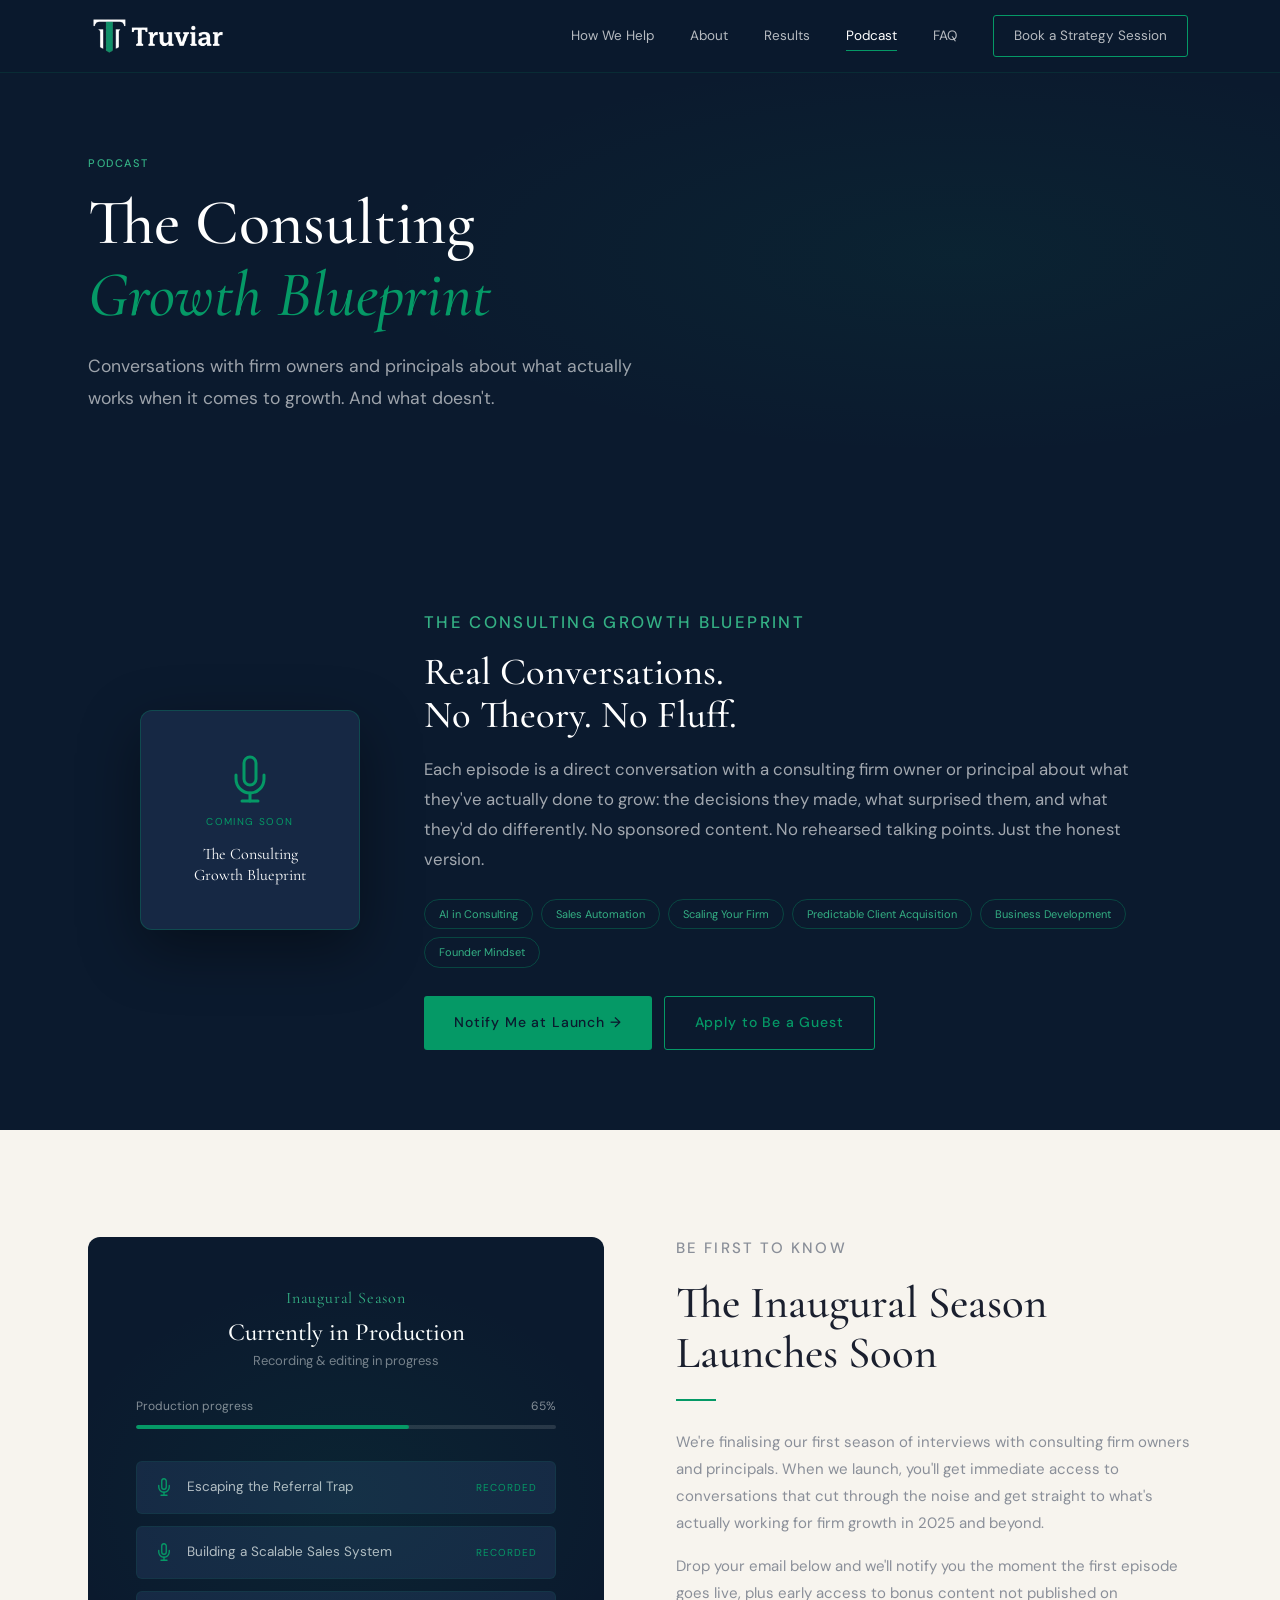
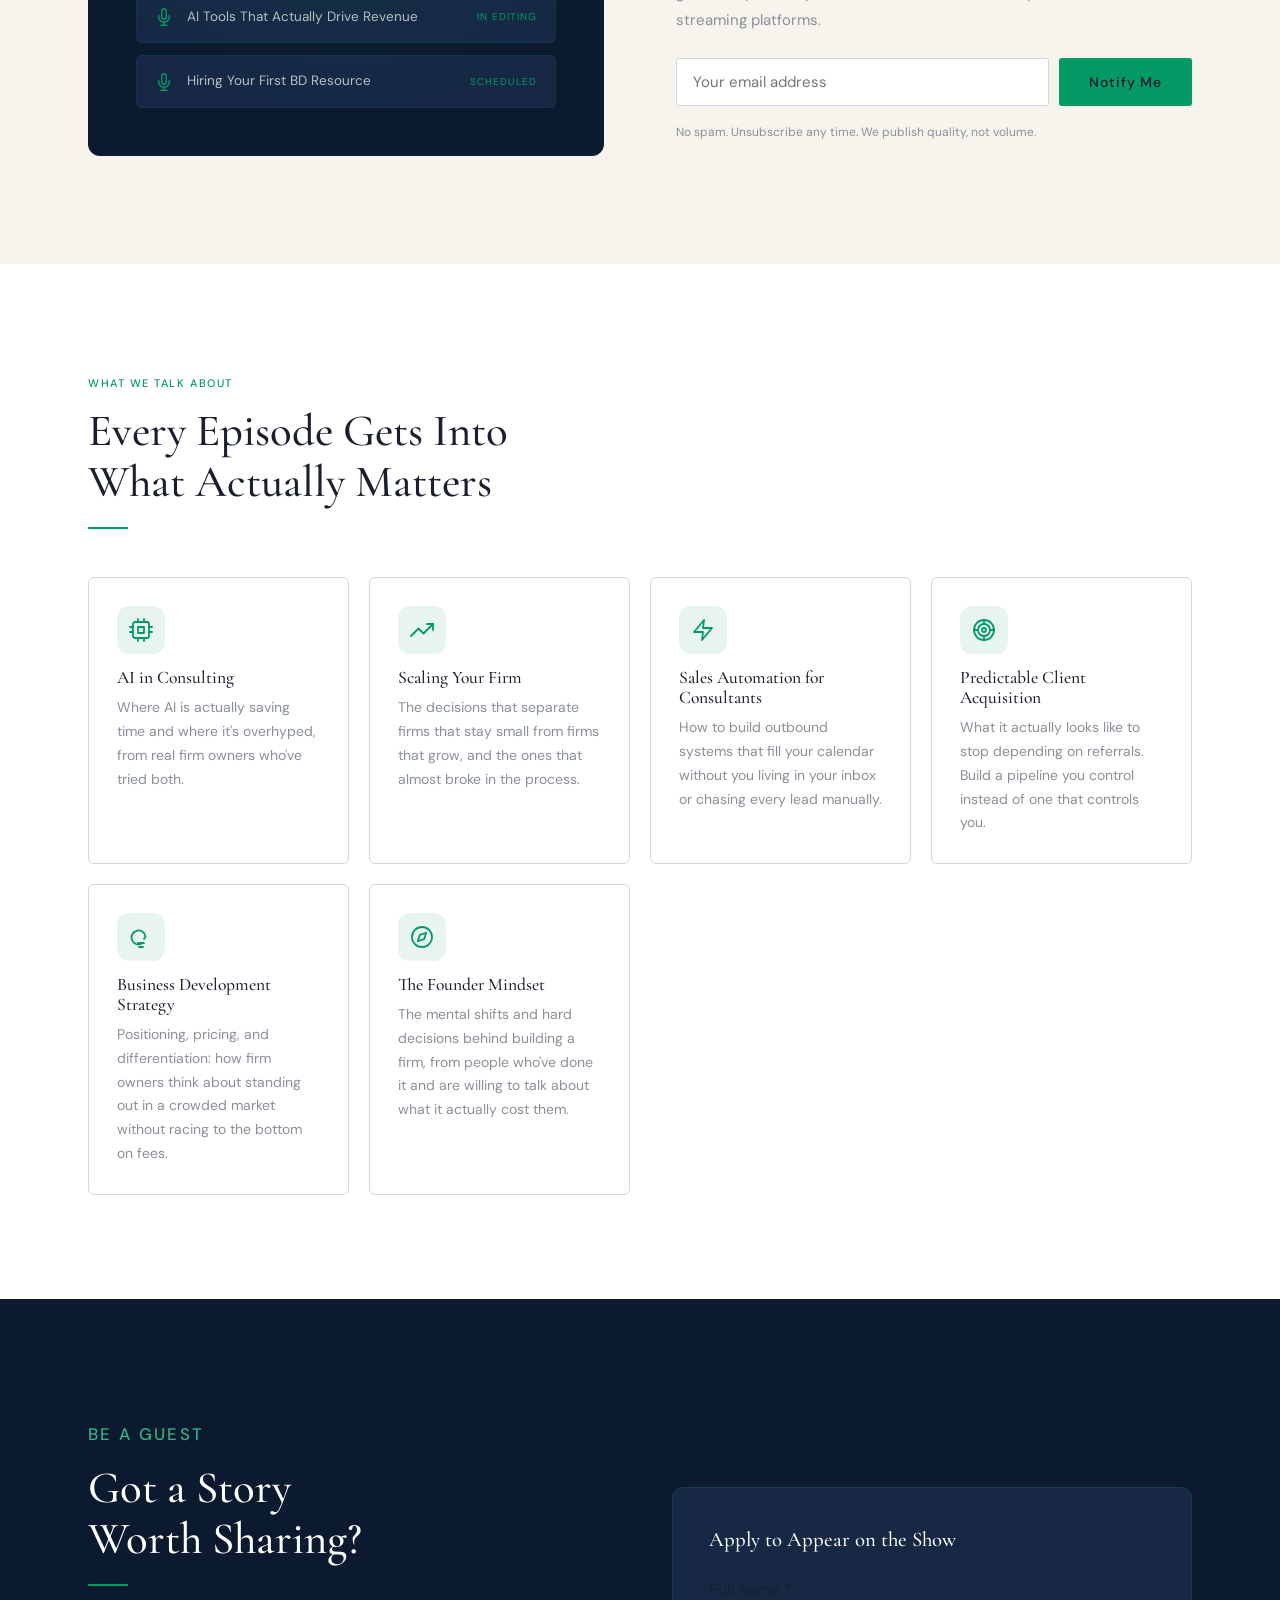
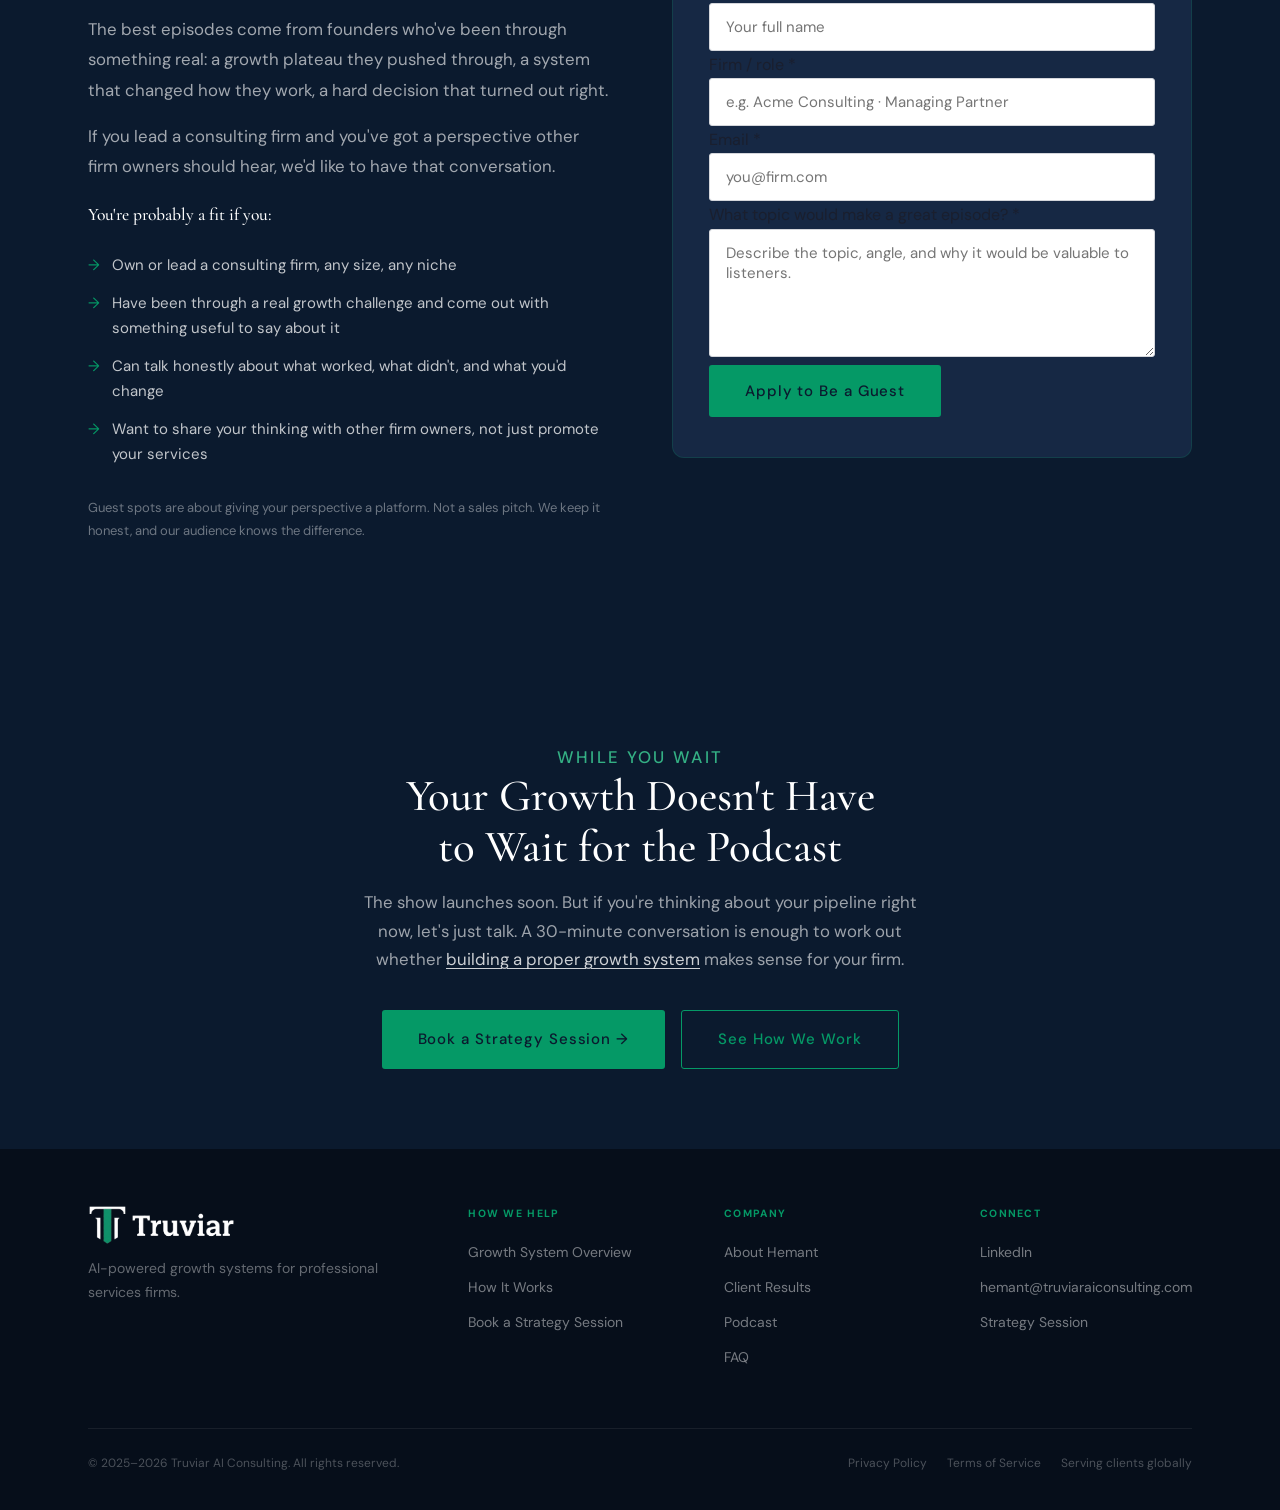
<file: podcast.html>
<!DOCTYPE html>
<html lang="en">
<head>
  <meta charset="UTF-8" />
  <meta name="viewport" content="width=device-width, initial-scale=1.0" />
  <title>The Consulting Growth Blueprint Podcast | Truviar</title>
  <meta name="description" content="The Consulting Growth Blueprint — conversations with firm owners on what actually works for predictable, scalable growth. Launching soon." />
  <!-- TODO: Replace https://truviaraiconsulting.com with confirmed production URL before deploy -->
  <link rel="canonical" href="https://truviaraiconsulting.com/podcast" />
  <!-- Open Graph -->
  <meta property="og:type" content="website" />
  <meta property="og:url" content="https://truviaraiconsulting.com/podcast" />
  <meta property="og:title" content="The Consulting Growth Blueprint Podcast | Truviar" />
  <meta property="og:description" content="The Consulting Growth Blueprint — conversations with firm owners on what actually works for predictable, scalable growth. Launching soon." />
  <meta property="og:image" content="https://truviaraiconsulting.com/assets/images/og-default.png" />
  <meta property="og:site_name" content="Truviar AI Consulting" />
  <!-- Twitter Card -->
  <meta name="twitter:card" content="summary_large_image" />
  <meta name="twitter:title" content="The Consulting Growth Blueprint Podcast | Truviar" />
  <meta name="twitter:description" content="The Consulting Growth Blueprint — conversations with firm owners on what actually works for predictable, scalable growth. Launching soon." />
  <meta name="twitter:image" content="https://truviaraiconsulting.com/assets/images/og-default.png" />
  <!-- TODO: Replace placeholder OG image with professionally designed version -->
  <link rel="preconnect" href="https://fonts.googleapis.com" />
  <link rel="preconnect" href="https://fonts.gstatic.com" crossorigin />
  <link href="https://fonts.googleapis.com/css2?family=Cormorant+Garamond:ital,wght@0,400;0,500;0,600;1,400;1,500&family=DM+Sans:wght@300;400;500;600&display=swap" rel="stylesheet" />
  <link rel="stylesheet" href="css/style.css" />
  <link rel="icon" type="image/png" sizes="32x32" href="assets/images/favicon-32.png" />
  <link rel="icon" type="image/png" sizes="16x16" href="assets/images/favicon-16.png" />
  <link rel="apple-touch-icon" sizes="180x180" href="assets/images/apple-touch-icon.png" />
  <!-- TODO: Replace placeholder favicons with final exports from logo file -->
  <script type="application/ld+json">
  {
    "@context": "https://schema.org",
    "@type": "PodcastSeries",
    "name": "The Consulting Growth Blueprint",
    "url": "https://truviaraiconsulting.com/podcast",
    "description": "Conversations with professional services firm owners on what it actually takes to build predictable, scalable growth.",
    "author": {
      "@type": "Person",
      "name": "Hemant Sharma",
      "sameAs": "https://www.linkedin.com/in/truviarai/"
    }
  }
  </script>
  <style>
    /* ── PODCAST-SPECIFIC STYLES ──────────────────────────── */

    /* Podcast hero card */
    .podcast-card-wrap {
      background: var(--navy);
      padding: 80px 0;
    }
    .podcast-main-card {
      display: flex; gap: 64px; align-items: center;
      flex-wrap: wrap;
      max-width: 1000px; margin: 0 auto;
    }
    .podcast-art-lg {
      flex-shrink: 0;
      width: 220px; height: 220px;
      background: var(--navy-2);
      border-radius: var(--radius-lg);
      border: 1px solid rgba(5,153,102,.3);
      display: flex; flex-direction: column;
      align-items: center; justify-content: center;
      text-align: center; gap: 10px;
      box-shadow: 0 20px 60px rgba(0,0,0,.4);
    }
    .podcast-art-lg-icon { display: flex; align-items: center; justify-content: center; }
    .podcast-art-lg-lbl {
      font-size: 10px; letter-spacing: .14em;
      text-transform: uppercase; color: var(--green);
    }
    .podcast-art-lg-title {
      font-family: var(--ff-head); font-size: 1rem;
      color: var(--white); margin-top: 4px; line-height: 1.3;
    }
    .podcast-copy { flex: 1; min-width: 280px; }
    .podcast-copy h2 { color: var(--white); font-size: clamp(1.8rem, 3vw, 2.6rem); }
    .podcast-copy p  { color: rgba(255,255,255,.62); margin-top: 16px; font-size: 1.05rem; line-height: 1.8; }
    .podcast-copy-badges { display: flex; flex-wrap: wrap; gap: 8px; margin-top: 24px; }
    .podcast-badge {
      font-size: 11px; padding: 5px 14px;
      border: 1px solid rgba(5,153,102,.35);
      border-radius: 20px; color: var(--green-lt);
    }
    .podcast-ctas { display: flex; gap: 12px; flex-wrap: wrap; margin-top: 28px; }

    /* Coming soon section */
    .coming-soon-section { background: var(--cream); }
    .coming-soon-inner {
      display: grid;
      grid-template-columns: 1fr 1fr;
      gap: 72px;
      align-items: center;
    }
    .cs-visual {
      background: var(--navy);
      border-radius: var(--radius-lg);
      padding: 48px;
      text-align: center;
      position: relative;
      overflow: hidden;
    }
    .cs-visual::before {
      content: '';
      position: absolute; inset: 0;
      background: radial-gradient(ellipse 80% 60% at 50% 50%, rgba(5,153,102,.08) 0%, transparent 70%);
    }
    .cs-progress-wrap { margin: 24px 0; }
    .cs-progress-label {
      display: flex; justify-content: space-between;
      font-size: 12px; color: rgba(255,255,255,.5); margin-bottom: 8px;
    }
    .cs-progress-bar {
      height: 4px; border-radius: 2px;
      background: rgba(255,255,255,.12);
      overflow: hidden;
    }
    .cs-progress-fill {
      height: 100%; border-radius: 2px;
      background: var(--green);
      width: 65%;
    }
    .cs-episodes {
      display: flex; flex-direction: column; gap: 12px;
      margin-top: 32px; text-align: left;
    }
    .cs-ep {
      background: var(--navy-2);
      border: 1px solid rgba(5,153,102,.1);
      border-radius: var(--radius);
      padding: 14px 18px;
      display: flex; align-items: center; gap: 14px;
    }
    .cs-ep-icon { display: flex; align-items: center; flex-shrink: 0; }
    .cs-ep-title { font-size: 13.5px; color: rgba(255,255,255,.7); flex: 1; }
    .cs-ep-status { font-size: 10px; letter-spacing: .1em; text-transform: uppercase; color: var(--green); flex-shrink: 0; }

    .cs-copy h3 { margin-bottom: 12px; }
    .cs-copy p  { font-size: 15px; color: var(--gray-1); margin-bottom: 16px; line-height: 1.8; }
    .notify-form {
      display: flex; gap: 10px; flex-wrap: wrap; margin-top: 24px;
    }
    .notify-form input {
      flex: 1; min-width: 200px;
      padding: 13px 16px;
      border: 1px solid var(--gray-2);
      border-radius: var(--radius-sm);
      font-family: var(--ff-body); font-size: 15px;
      outline: none; transition: border-color .2s;
    }
    .notify-form input:focus { border-color: var(--green); }

    /* Topics section */
    .topics-section { background: var(--white); }
    .topics-grid {
      display: grid;
      grid-template-columns: repeat(auto-fit, minmax(240px, 1fr));
      gap: 20px;
      margin-top: 48px;
    }
    .topic-card {
      padding: 28px;
      border: 1px solid var(--gray-2);
      border-radius: var(--radius);
      transition: border-color .25s, transform .25s, box-shadow .25s;
    }
    .topic-card:hover {
      border-color: rgba(5,153,102,.4);
      transform: translateY(-3px);
      box-shadow: 0 6px 24px rgba(5,153,102,.1);
    }
    .topic-icon { width: 48px; height: 48px; display: flex; align-items: center; justify-content: center; border-radius: 12px; background: var(--green-tint, #E8F5EF); margin-bottom: 14px; }
    .topic-card h4 { margin-bottom: 8px; }
    .topic-card p  { font-size: 14px; color: var(--gray-1); line-height: 1.7; }

    /* Guest section */
    .guest-section {
      background: var(--navy);
      padding: 104px 0;
    }
    .guest-inner {
      display: grid;
      grid-template-columns: 1fr 1fr;
      gap: 64px;
      align-items: center;
    }
    .guest-copy h2 { color: var(--white); }
    .guest-copy p  { color: rgba(255,255,255,.62); margin-top: 16px; font-size: 1.05rem; line-height: 1.8; }
    .guest-criteria { margin: 28px 0; }
    .guest-criteria li {
      display: flex; gap: 12px; align-items: flex-start;
      font-size: 15px; color: rgba(255,255,255,.75);
      margin-bottom: 12px;
    }
    .guest-criteria li::before { content: '→'; color: var(--green); flex-shrink: 0; }
    .guest-form-card {
      background: var(--navy-2);
      border: 1px solid rgba(5,153,102,.2);
      border-radius: var(--radius-lg);
      padding: 40px 36px;
    }
    .guest-form-card h3 { color: var(--white); margin-bottom: 24px; font-size: 1.3rem; }
    .guest-form-card .form-group { margin-bottom: 16px; }

    @media (max-width: 900px) {
      .coming-soon-inner { grid-template-columns: 1fr; gap: 48px; }
      .guest-inner { grid-template-columns: 1fr; gap: 48px; }
    }
    @media (max-width: 640px) {
      .podcast-main-card { gap: 36px; }
      .podcast-art-lg { width: 160px; height: 160px; }
      .podcast-art-lg-icon { display: flex; align-items: center; justify-content: center; }
    }
  </style>
</head>
<body>

<!-- NAV -->
<nav id="nav">
  <div class="nav-inner">
    <a href="index.html" class="nav-logo"><img src="assets/images/truviar-logo.png" alt="Truviar AI Consulting" class="nav-logo-img" /></a>
    <div class="nav-links">
      <a href="services.html">How We Help</a>
      <a href="about.html">About</a>
      <a href="case-studies.html">Results</a>
      <a href="podcast.html" class="active">Podcast</a>
      <a href="contact.html#faq">FAQ</a>
      <a href="contact.html" class="nav-cta">Book a Strategy Session</a>
    </div>
    <div class="nav-hamburger" aria-label="Menu">
      <span></span><span></span><span></span>
    </div>
  </div>
</nav>
<div class="nav-mobile">
  <a href="services.html">How We Help</a>
  <a href="about.html">About</a>
  <a href="case-studies.html">Results</a>
  <a href="podcast.html">Podcast</a>
  <a href="contact.html#faq">FAQ</a>
  <a href="contact.html" class="nav-mobile-cta">Book a Strategy Session →</a>
</div>


<!-- PAGE HERO -->
<section class="page-hero">
  <div class="container">
    <p class="tag reveal">Podcast</p>
    <h1 class="reveal reveal-delay-1">The Consulting<br><em>Growth Blueprint</em></h1>
    <p class="page-hero-sub reveal reveal-delay-2">
      Conversations with firm owners and principals about what actually works when it comes to growth. And what doesn't.
    </p>
  </div>
</section>


<!-- PODCAST CARD -->
<section class="podcast-card-wrap" id="podcast">
  <div class="container">
    <div class="podcast-main-card">
      <div class="podcast-art-lg reveal">
        <div class="podcast-art-lg-icon"><svg width="48" height="48" viewBox="0 0 24 24" fill="none" stroke="var(--green)" stroke-width="1.5" stroke-linecap="round" stroke-linejoin="round"><path d="M12 1a3 3 0 00-3 3v8a3 3 0 006 0V4a3 3 0 00-3-3z"/><path d="M19 10v2a7 7 0 01-14 0v-2"/><line x1="12" y1="19" x2="12" y2="23"/><line x1="8" y1="23" x2="16" y2="23"/></svg></div>
        <div class="podcast-art-lg-lbl">Coming Soon</div>
        <div class="podcast-art-lg-title">The Consulting<br>Growth Blueprint</div>
      </div>
      <div class="podcast-copy reveal reveal-delay-1">
        <p class="tag" style="color:var(--green-lt);">The Consulting Growth Blueprint</p>
        <h2>Real Conversations.<br>No Theory. No Fluff.</h2>
        <p>
          Each episode is a direct conversation with a consulting firm owner or principal about what they've actually done to grow: the decisions they made, what surprised them, and what they'd do differently. No sponsored content. No rehearsed talking points. Just the honest version.
        </p>
        <div class="podcast-copy-badges">
          <span class="podcast-badge">AI in Consulting</span>
          <span class="podcast-badge">Sales Automation</span>
          <span class="podcast-badge">Scaling Your Firm</span>
          <span class="podcast-badge">Predictable Client Acquisition</span>
          <span class="podcast-badge">Business Development</span>
          <span class="podcast-badge">Founder Mindset</span>
        </div>
        <div class="podcast-ctas">
          <a href="#notify" class="btn btn--green">Notify Me at Launch →</a>
          <a href="#guest" class="btn btn--ghost">Apply to Be a Guest</a>
        </div>
      </div>
    </div>
  </div>
</section>


<!-- COMING SOON -->
<section class="section coming-soon-section" id="coming-soon">
  <div class="container">
    <div class="coming-soon-inner">
      <div class="cs-visual reveal">
        <p style="font-family:var(--ff-head); font-size:1rem; color:var(--green-lt); margin-bottom:6px; letter-spacing:.05em;">Inaugural Season</p>
        <h3 style="color:var(--white); margin-bottom:4px;">Currently in Production</h3>
        <p style="font-size:13px; color:rgba(255,255,255,.45); margin-bottom:20px;">Recording &amp; editing in progress</p>
        <div class="cs-progress-wrap">
          <div class="cs-progress-label">
            <span>Production progress</span><span>65%</span>
          </div>
          <div class="cs-progress-bar"><div class="cs-progress-fill"></div></div>
        </div>
        <div class="cs-episodes">
          <div class="cs-ep">
            <div class="cs-ep-icon"><svg width="18" height="18" viewBox="0 0 24 24" fill="none" stroke="var(--green)" stroke-width="1.8" stroke-linecap="round" stroke-linejoin="round"><path d="M12 1a3 3 0 00-3 3v8a3 3 0 006 0V4a3 3 0 00-3-3z"/><path d="M19 10v2a7 7 0 01-14 0v-2"/><line x1="12" y1="19" x2="12" y2="23"/><line x1="8" y1="23" x2="16" y2="23"/></svg></div>
            <div class="cs-ep-title">Escaping the Referral Trap</div>
            <div class="cs-ep-status">Recorded</div>
          </div>
          <div class="cs-ep">
            <div class="cs-ep-icon"><svg width="18" height="18" viewBox="0 0 24 24" fill="none" stroke="var(--green)" stroke-width="1.8" stroke-linecap="round" stroke-linejoin="round"><path d="M12 1a3 3 0 00-3 3v8a3 3 0 006 0V4a3 3 0 00-3-3z"/><path d="M19 10v2a7 7 0 01-14 0v-2"/><line x1="12" y1="19" x2="12" y2="23"/><line x1="8" y1="23" x2="16" y2="23"/></svg></div>
            <div class="cs-ep-title">Building a Scalable Sales System</div>
            <div class="cs-ep-status">Recorded</div>
          </div>
          <div class="cs-ep">
            <div class="cs-ep-icon"><svg width="18" height="18" viewBox="0 0 24 24" fill="none" stroke="var(--green)" stroke-width="1.8" stroke-linecap="round" stroke-linejoin="round"><path d="M12 1a3 3 0 00-3 3v8a3 3 0 006 0V4a3 3 0 00-3-3z"/><path d="M19 10v2a7 7 0 01-14 0v-2"/><line x1="12" y1="19" x2="12" y2="23"/><line x1="8" y1="23" x2="16" y2="23"/></svg></div>
            <div class="cs-ep-title">AI Tools That Actually Drive Revenue</div>
            <div class="cs-ep-status">In editing</div>
          </div>
          <div class="cs-ep">
            <div class="cs-ep-icon"><svg width="18" height="18" viewBox="0 0 24 24" fill="none" stroke="var(--green)" stroke-width="1.8" stroke-linecap="round" stroke-linejoin="round"><path d="M12 1a3 3 0 00-3 3v8a3 3 0 006 0V4a3 3 0 00-3-3z"/><path d="M19 10v2a7 7 0 01-14 0v-2"/><line x1="12" y1="19" x2="12" y2="23"/><line x1="8" y1="23" x2="16" y2="23"/></svg></div>
            <div class="cs-ep-title">Hiring Your First BD Resource</div>
            <div class="cs-ep-status">Scheduled</div>
          </div>
        </div>
      </div>

      <div class="cs-copy reveal reveal-delay-1" id="notify">
        <p class="tag">Be First to Know</p>
        <h2>The Inaugural Season<br>Launches Soon</h2>
        <div class="divider"></div>
        <p>
          We're finalising our first season of interviews with consulting firm owners and principals. When we launch, you'll get immediate access to conversations that cut through the noise and get straight to what's actually working for firm growth in 2025 and beyond.
        </p>
        <p>
          Drop your email below and we'll notify you the moment the first episode goes live, plus early access to bonus content not published on streaming platforms.
        </p>
        <form id="notify-form" action="https://formspree.io/f/xqegepkv" method="POST">
          <div class="notify-form">
            <input type="email" name="email" placeholder="Your email address" required id="notify-email" />
            <input type="hidden" name="_subject" value="New Podcast Notify Signup" />
            <input type="text" name="_gotcha" style="display:none" />
            <button type="submit" class="btn btn--green" id="notify-submit-btn">Notify Me</button>
          </div>
          <p id="notify-success" style="display:none; margin-top:12px; font-size:13px; color:#1D9E75; font-weight:500;">
          ✓ You're on the list! We'll email you when the first episode drops.
          </p>
          <p id="notify-error" style="display:none; margin-top:12px; font-size:13px; color:#C94C4C; font-weight:500;">
          Something went wrong. Please try again.
          </p>
        </form>
        <p style="margin-top:16px; font-size:12px; color:var(--gray-1);">No spam. Unsubscribe any time. We publish quality, not volume.</p>
      </div>
    </div>
  </div>
</section>


<!-- TOPICS -->
<section class="section topics-section" id="topics">
  <div class="container">
    <p class="tag reveal">What We Talk About</p>
    <h2 class="reveal reveal-delay-1">Every Episode Gets Into<br>What Actually Matters</h2>
    <div class="divider reveal reveal-delay-2"></div>
    <div class="topics-grid">
      <div class="topic-card reveal">
        <div class="topic-icon"><svg width="24" height="24" viewBox="0 0 24 24" fill="none" stroke="var(--green)" stroke-width="1.8" stroke-linecap="round" stroke-linejoin="round"><rect x="4" y="4" width="16" height="16" rx="2"/><rect x="9" y="9" width="6" height="6"/><line x1="9" y1="1" x2="9" y2="4"/><line x1="15" y1="1" x2="15" y2="4"/><line x1="9" y1="20" x2="9" y2="23"/><line x1="15" y1="20" x2="15" y2="23"/><line x1="20" y1="9" x2="23" y2="9"/><line x1="20" y1="14" x2="23" y2="14"/><line x1="1" y1="9" x2="4" y2="9"/><line x1="1" y1="14" x2="4" y2="14"/></svg></div>
        <h4>AI in Consulting</h4>
        <p>Where AI is actually saving time and where it's overhyped, from real firm owners who've tried both.</p>
      </div>
      <div class="topic-card reveal reveal-delay-1">
        <div class="topic-icon"><svg width="24" height="24" viewBox="0 0 24 24" fill="none" stroke="var(--green)" stroke-width="1.8" stroke-linecap="round" stroke-linejoin="round"><polyline points="23 6 13.5 15.5 8.5 10.5 1 18"/><polyline points="17 6 23 6 23 12"/></svg></div>
        <h4>Scaling Your Firm</h4>
        <p>The decisions that separate firms that stay small from firms that grow, and the ones that almost broke in the process.</p>
      </div>
      <div class="topic-card reveal reveal-delay-2">
        <div class="topic-icon"><svg width="24" height="24" viewBox="0 0 24 24" fill="none" stroke="var(--green)" stroke-width="1.8" stroke-linecap="round" stroke-linejoin="round"><polygon points="13 2 3 14 12 14 11 22 21 10 12 10 13 2"/></svg></div>
        <h4>Sales Automation for Consultants</h4>
        <p>How to build outbound systems that fill your calendar without you living in your inbox or chasing every lead manually.</p>
      </div>
      <div class="topic-card reveal reveal-delay-3">
        <div class="topic-icon"><svg width="24" height="24" viewBox="0 0 24 24" fill="none" stroke="var(--green)" stroke-width="1.8" stroke-linecap="round" stroke-linejoin="round"><circle cx="12" cy="12" r="10"/><circle cx="12" cy="12" r="6"/><circle cx="12" cy="12" r="2"/><line x1="12" y1="2" x2="12" y2="6"/><line x1="12" y1="18" x2="12" y2="22"/><line x1="2" y1="12" x2="6" y2="12"/><line x1="18" y1="12" x2="22" y2="12"/></svg></div>
        <h4>Predictable Client Acquisition</h4>
        <p>What it actually looks like to stop depending on referrals. Build a pipeline you control instead of one that controls you.</p>
      </div>
      <div class="topic-card reveal">
        <div class="topic-icon"><svg width="24" height="24" viewBox="0 0 24 24" fill="none" stroke="var(--green)" stroke-width="1.8" stroke-linecap="round" stroke-linejoin="round"><path d="M9 18h6"/><path d="M10 22h4"/><path d="M15.09 14c.18-.98.65-1.74 1.41-2.5A7 7 0 1012 19h0"/></svg></div>
        <h4>Business Development Strategy</h4>
        <p>Positioning, pricing, and differentiation: how firm owners think about standing out in a crowded market without racing to the bottom on fees.</p>
      </div>
      <div class="topic-card reveal reveal-delay-1">
        <div class="topic-icon"><svg width="24" height="24" viewBox="0 0 24 24" fill="none" stroke="var(--green)" stroke-width="1.8" stroke-linecap="round" stroke-linejoin="round"><circle cx="12" cy="12" r="10"/><polygon points="16.24 7.76 14.12 14.12 7.76 16.24 9.88 9.88 16.24 7.76"/></svg></div>
        <h4>The Founder Mindset</h4>
        <p>The mental shifts and hard decisions behind building a firm, from people who've done it and are willing to talk about what it actually cost them.</p>
      </div>
    </div>
  </div>
</section>


<!-- GUEST APPLICATION -->
<section class="guest-section" id="guest">
  <div class="container">
    <div class="guest-inner">
      <div class="guest-copy reveal">
        <p class="tag" style="color:var(--green-lt);">Be a Guest</p>
        <h2>Got a Story<br>Worth Sharing?</h2>
        <div class="divider"></div>
        <p>
          The best episodes come from founders who've been through something real: a growth plateau they pushed through, a system that changed how they work, a hard decision that turned out right.
        </p>
        <p>
          If you lead a consulting firm and you've got a perspective other firm owners should hear, we'd like to have that conversation.
        </p>
        <h4 style="color:var(--white); margin:24px 0 12px;">You're probably a fit if you:</h4>
        <ul class="guest-criteria">
          <li>Own or lead a consulting firm, any size, any niche</li>
          <li>Have been through a real growth challenge and come out with something useful to say about it</li>
          <li>Can talk honestly about what worked, what didn't, and what you'd change</li>
          <li>Want to share your thinking with other firm owners, not just promote your services</li>
        </ul>
        <p style="font-size:13px; color:rgba(255,255,255,.4);">
          Guest spots are about giving your perspective a platform. Not a sales pitch. We keep it honest, and our audience knows the difference.
        </p>
      </div>

      <div class="guest-form-card reveal reveal-delay-1">
        <h3>Apply to Appear on the Show</h3>
        <form id="guest-form" action="https://formspree.io/f/xzdkdezb" method="POST">
           <div class="form-field">
              <label>Full name *</label>
              <input type="text" name="name" class="form-input" placeholder="Your full name" required />
            </div>
          
            <div class="form-field">
              <label>Firm / role *</label>
              <input type="text" name="firm_role" class="form-input" placeholder="e.g. Acme Consulting · Managing Partner" required />
            </div>
          
            <div class="form-field">
              <label>Email *</label>
              <input type="email" name="email" class="form-input" placeholder="you@firm.com" required />
            </div>
          
            <div class="form-field">
              <label>What topic would make a great episode? *</label>
              <textarea name="podcast_topic" class="form-textarea form-dark" placeholder="Describe the topic, angle, and why it would be valuable to listeners." required></textarea>
            </div>
          
            <input type="hidden" name="_subject" value="New Podcast Guest Application" />
            <input type="text" name="_gotcha" style="display:none" />
          
            <button type="submit" class="btn btn--green btn--lg" id="guest-submit-btn">Apply to Be a Guest</button>
          
            <p id="guest-success" style="display:none; margin-top:14px; color:#1D9E75; font-weight:500;">
              ✓ Application submitted! We'll review it and get back to you.
            </p>
            <p id="guest-error" style="display:none; margin-top:14px; color:#C94C4C; font-weight:500;">
              Something went wrong. Please try again.
            </p>
        </form>
      </div>
    </div>
  </div>
</section>


<!-- CTA BAND -->
<section class="cta-band">
  <div class="container">
    <p class="tag" style="color:var(--green-lt); display:block; text-align:center;">While You Wait</p>
    <h2 class="reveal">Your Growth Doesn't Have<br>to Wait for the Podcast</h2>
    <p class="reveal reveal-delay-1">
      The show launches soon. But if you're thinking about your pipeline right now, let's just talk. A 30-minute conversation is enough to work out whether <a href="services.html" style="color:rgba(255,255,255,.8); text-decoration:underline; text-underline-offset:3px;">building a proper growth system</a> makes sense for your firm.
    </p>
    <div class="cta-band-btns reveal reveal-delay-2">
      <a href="contact.html" class="btn btn--green btn--lg">Book a Strategy Session →</a>
      <a href="services.html" class="btn btn--ghost btn--lg">See How We Work</a>
    </div>
  </div>
</section>


<!-- FOOTER -->
<footer>
  <div class="container">
    <div class="footer-inner">
      <div>
        <div class="footer-logo"><img src="assets/images/truviar-logo.png" alt="Truviar AI Consulting" class="footer-logo-img" /></div>
        <p class="footer-tagline">AI-powered growth systems for professional services firms.</p>
      </div>
      <div class="footer-col">
        <h5>How We Help</h5>
        <a href="services.html">Growth System Overview</a>
        <a href="services.html#process">How It Works</a>
        <a href="contact.html">Book a Strategy Session</a>
      </div>
      <div class="footer-col">
        <h5>Company</h5>
        <a href="about.html">About Hemant</a>
        <a href="case-studies.html">Client Results</a>
        <a href="podcast.html">Podcast</a>
        <a href="contact.html#faq">FAQ</a>
      </div>
      <div class="footer-col">
        <h5>Connect</h5>
        <a href="https://linkedin.com/in/truviarai" target="_blank" rel="noopener">LinkedIn</a>
        <a href="mailto:hemant@truviaraiconsulting.com">hemant@truviaraiconsulting.com</a>
        <a href="contact.html">Strategy Session</a>
      </div>
    </div>
    <div class="footer-bottom">
      <span>© 2025–2026 Truviar AI Consulting. All rights reserved.</span>
      <div class="footer-bottom-links">
        <a href="privacy.html">Privacy Policy</a>
        <a href="terms.html">Terms of Service</a>
        <span>Serving clients globally</span>
      </div>
    </div>
  </div>
</footer>

<button class="back-to-top" aria-label="Back to top">
  <svg width="16" height="16" viewBox="0 0 16 16" fill="none" stroke="currentColor" stroke-width="1.8"><path d="M8 12V4M4 8l4-4 4 4"/></svg>
</button>

<script src="js/main.js"></script>
<script>
  document.getElementById('notify-form').addEventListener('submit', async function(e) {
    e.preventDefault();

    var form = this;
    var btn = document.getElementById('notify-btn');
    var successEl = document.getElementById('notify-success');
    var errorEl = document.getElementById('notify-error');

    successEl.style.display = 'none';
    errorEl.style.display = 'none';

    btn.disabled = true;
    btn.textContent = 'Adding you…';

    try {
      var res = await fetch(form.action, {
        method: 'POST',
        body: new FormData(form),
        headers: { 'Accept': 'application/json' }
      });

      if (res.ok) {
        form.reset();
        btn.textContent = "✓ You're on the list!";
        successEl.style.display = 'block';
      } else {
        var json = await res.json();
        throw new Error((json && json.error) || 'Submission failed');
      }
    } catch (err) {
      btn.disabled = false;
      btn.textContent = 'Notify Me';
      errorEl.style.display = 'block';
      console.error('Notify form error:', err);
    }
  });

  document.getElementById('guest-form').addEventListener('submit', async function(e) {
    e.preventDefault();

    var form = this;
    var btn = document.getElementById('guest-btn');
    var successEl = document.getElementById('guest-success');
    var errorEl = document.getElementById('guest-error');

    successEl.style.display = 'none';
    errorEl.style.display = 'none';

    btn.disabled = true;
    btn.textContent = 'Submitting…';

    try {
      var res = await fetch(form.action, {
        method: 'POST',
        body: new FormData(form),
        headers: { 'Accept': 'application/json' }
      });

      if (res.ok) {
        form.reset();
        btn.style.display = 'none';
        successEl.style.display = 'block';
      } else {
        var json = await res.json();
        throw new Error((json && json.error) || 'Submission failed');
      }
    } catch (err) {
      btn.disabled = false;
      btn.textContent = 'Submit My Guest Application →';
      errorEl.style.display = 'block';
      console.error('Guest form error:', err);
    }
  });
</script>
</body>
</html>
</file>
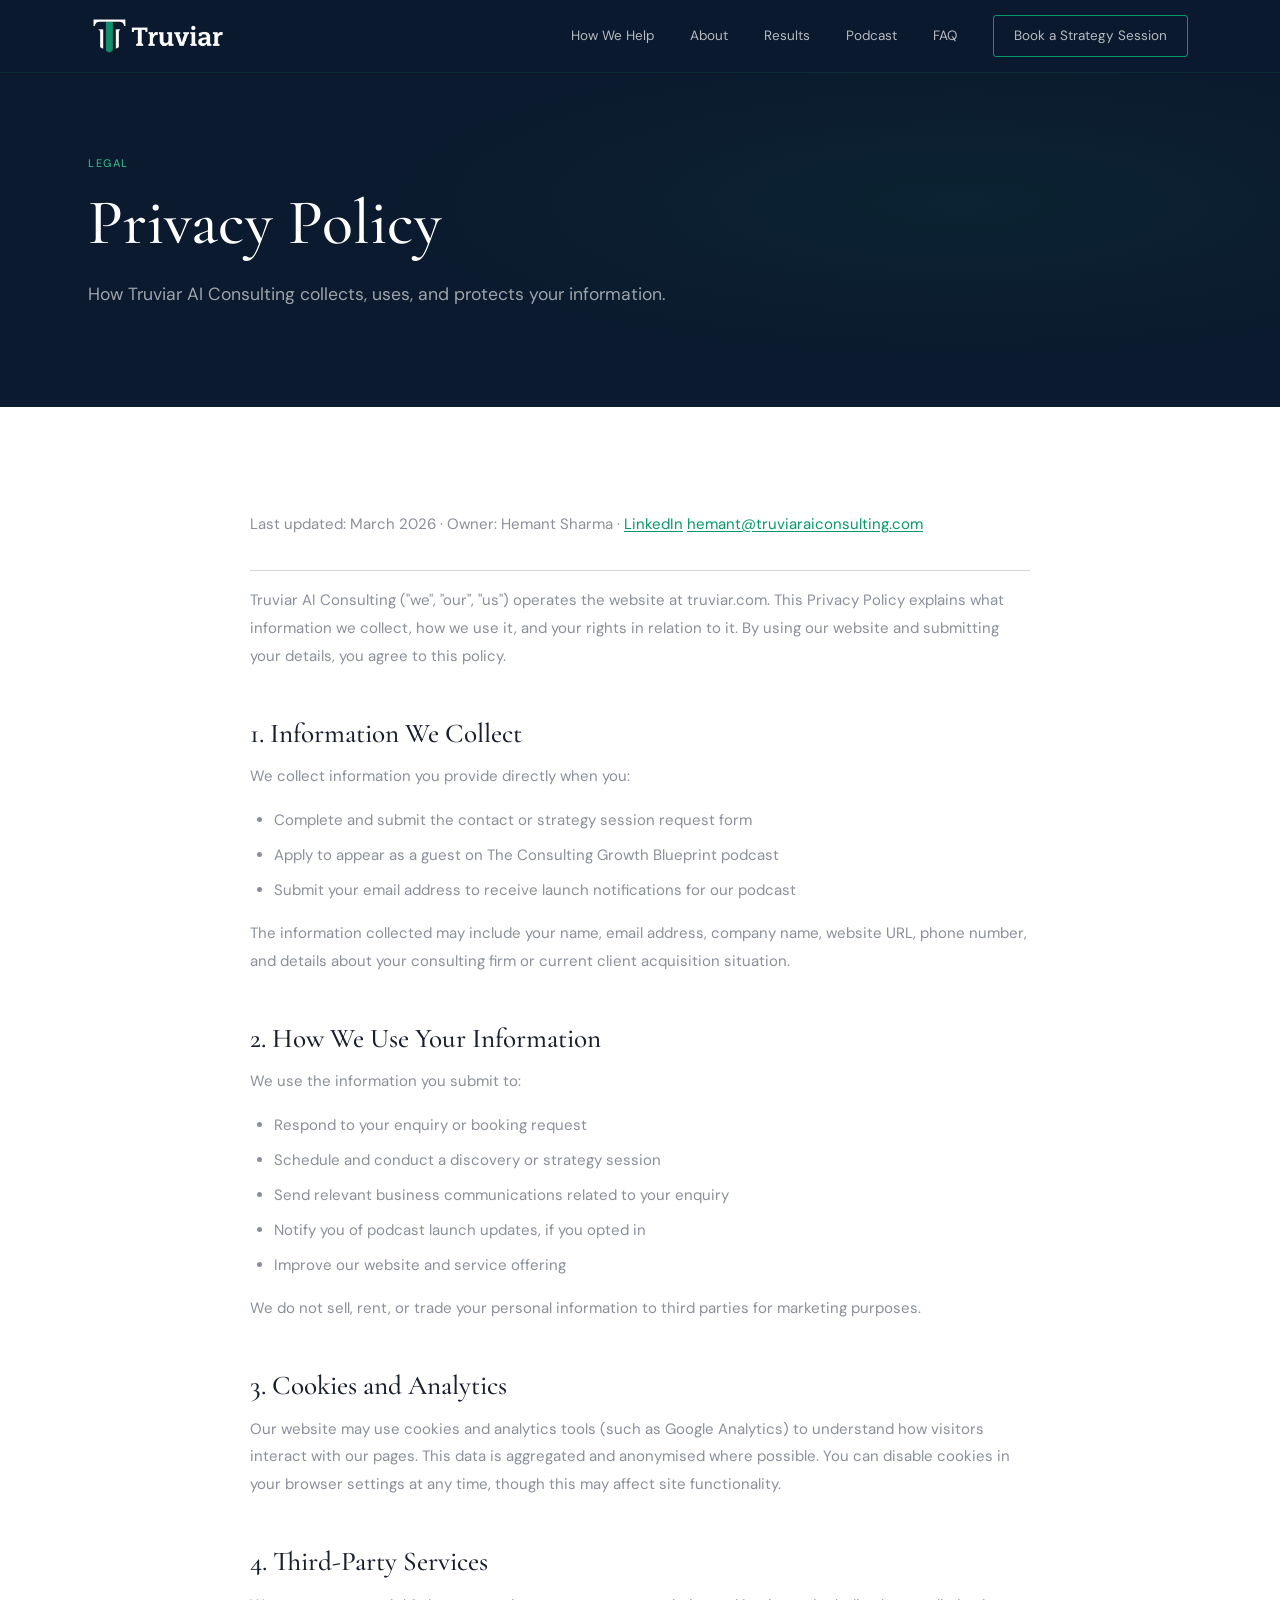
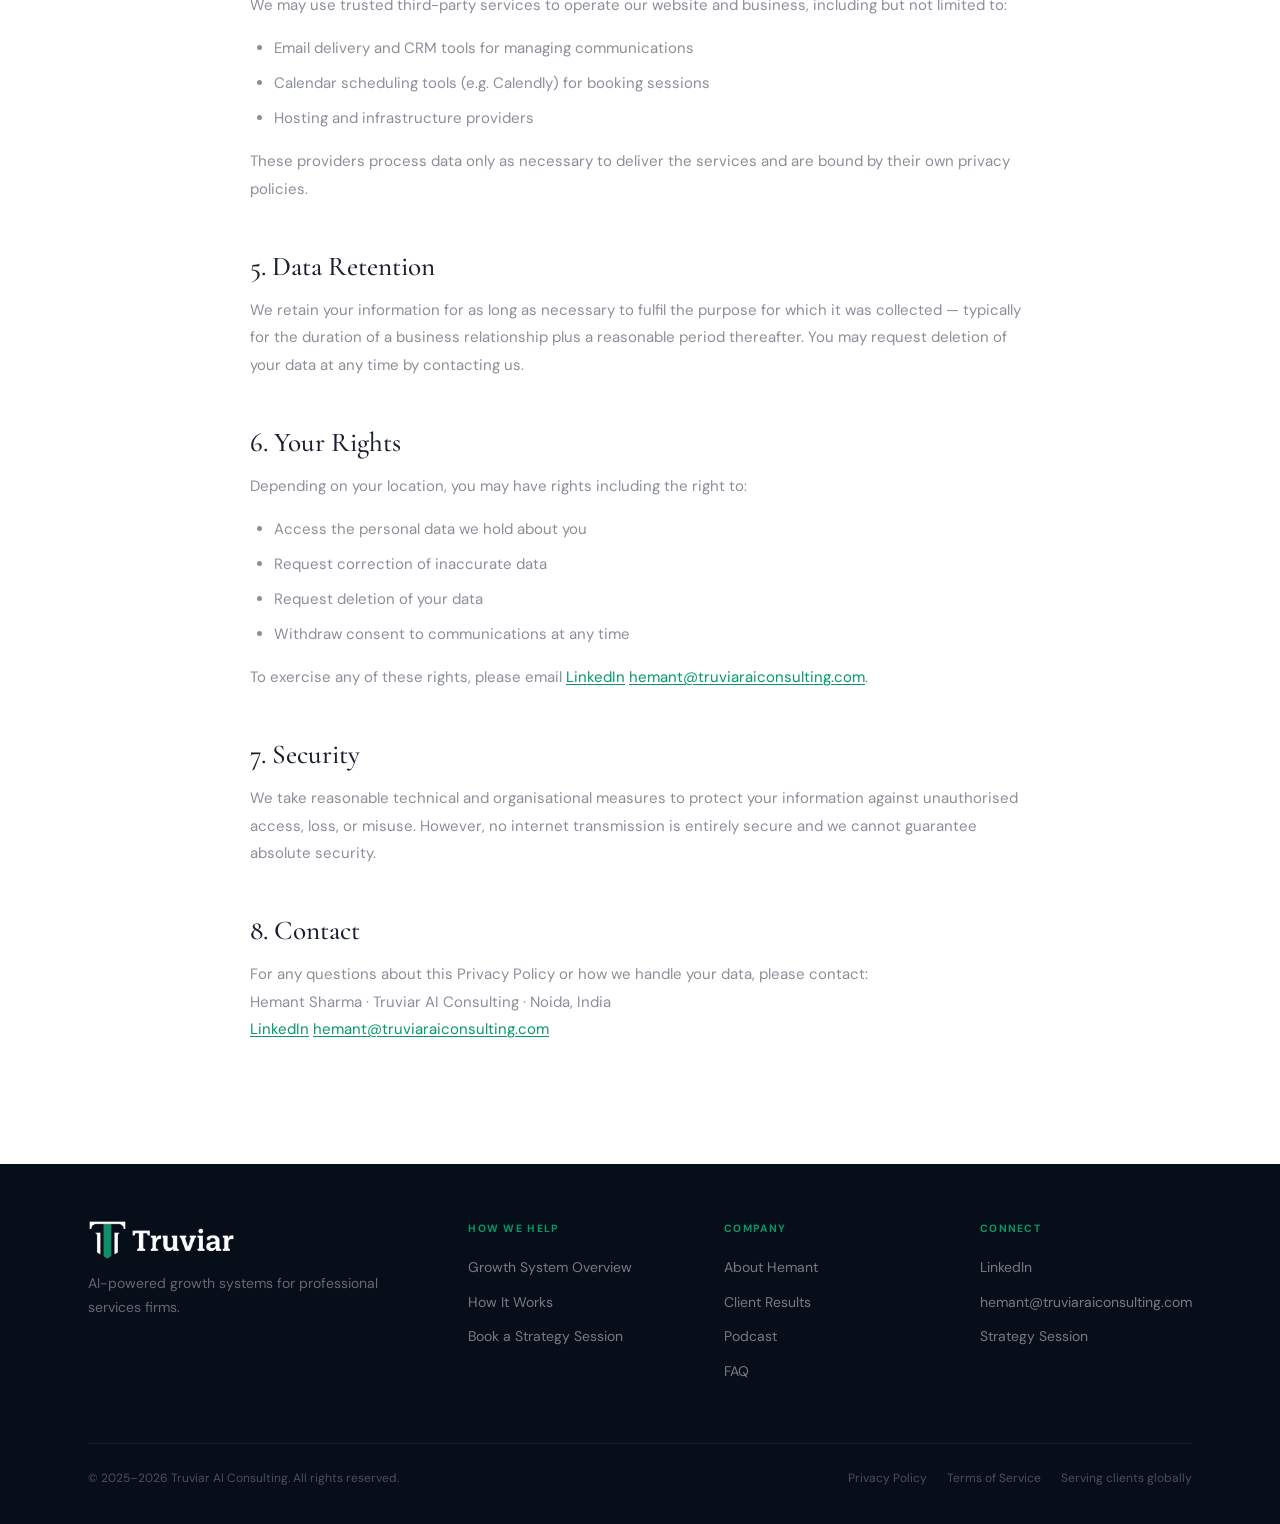
<file: privacy.html>
<!DOCTYPE html>
<html lang="en">
<head>
  <meta charset="UTF-8" />
  <meta name="viewport" content="width=device-width, initial-scale=1.0" />
  <title>Privacy Policy | Truviar AI Consulting</title>
  <meta name="description" content="Truviar AI Consulting privacy policy. How we collect, use, and protect your information." />
  <!-- TODO: Replace https://truviaraiconsulting.com with confirmed production URL before deploy -->
  <link rel="canonical" href="https://truviaraiconsulting.com/privacy" />
  <!-- Open Graph -->
  <meta property="og:type" content="website" />
  <meta property="og:url" content="https://truviaraiconsulting.com/privacy" />
  <meta property="og:title" content="Privacy Policy | Truviar AI Consulting" />
  <meta property="og:description" content="Truviar AI Consulting privacy policy. How we collect, use, and protect your information." />
  <meta property="og:image" content="https://truviaraiconsulting.com/assets/images/og-default.png" />
  <meta property="og:site_name" content="Truviar AI Consulting" />
  <!-- Twitter Card -->
  <meta name="twitter:card" content="summary_large_image" />
  <meta name="twitter:title" content="Privacy Policy | Truviar AI Consulting" />
  <meta name="twitter:description" content="Truviar AI Consulting privacy policy. How we collect, use, and protect your information." />
  <meta name="twitter:image" content="https://truviaraiconsulting.com/assets/images/og-default.png" />
  <!-- TODO: Replace placeholder OG image with professionally designed version -->
  <link rel="preconnect" href="https://fonts.googleapis.com" />
  <link rel="preconnect" href="https://fonts.gstatic.com" crossorigin />
  <link href="https://fonts.googleapis.com/css2?family=Cormorant+Garamond:ital,wght@0,400;0,500;0,600;1,400;1,500&family=DM+Sans:wght@300;400;500;600&display=swap" rel="stylesheet" />
  <link rel="stylesheet" href="css/style.css" />
  <link rel="icon" type="image/png" sizes="32x32" href="assets/images/favicon-32.png" />
  <link rel="icon" type="image/png" sizes="16x16" href="assets/images/favicon-16.png" />
  <link rel="apple-touch-icon" sizes="180x180" href="assets/images/apple-touch-icon.png" />
  <!-- TODO: Replace placeholder favicons with final exports from logo file -->
  <!-- TODO: Decide whether this page should be noindexed to prevent competing in search. If yes, add: <meta name="robots" content="noindex, follow" /> — This is a business decision. -->
  <style>
    /* ── LEGAL PAGE STYLES ────────────────────────────────── */
    .legal-section { background: var(--white); }
    .legal-body {
      max-width: 780px;
      margin: 0 auto;
    }
    .legal-body h2 {
      font-size: clamp(1.3rem, 2.5vw, 1.7rem);
      margin-top: 48px;
      margin-bottom: 14px;
      color: var(--text);
    }
    .legal-body h3 {
      font-size: 1.1rem;
      margin-top: 28px;
      margin-bottom: 10px;
      color: var(--text);
    }
    .legal-body p {
      font-size: 15px;
      color: var(--gray-1);
      line-height: 1.85;
      margin-bottom: 16px;
    }
    .legal-body ul {
      list-style: disc;
      padding-left: 24px;
      margin-bottom: 16px;
    }
    .legal-body ul li {
      font-size: 15px;
      color: var(--gray-1);
      line-height: 1.8;
      margin-bottom: 8px;
    }
    .legal-body a {
      color: var(--green);
      text-decoration: underline;
      text-underline-offset: 2px;
    }
    .legal-meta {
      font-size: 13px;
      color: var(--gray-1);
      margin-bottom: 40px;
      padding-bottom: 32px;
      border-bottom: 1px solid var(--gray-2);
    }
  </style>
</head>
<body>

<!-- TODO: have legal counsel review this page before deploy -->

<!-- NAV -->
<nav id="nav">
  <div class="nav-inner">
    <a href="index.html" class="nav-logo"><img src="assets/images/truviar-logo.png" alt="Truviar AI Consulting" class="nav-logo-img" /></a>
    <div class="nav-links">
      <a href="services.html">How We Help</a>
      <a href="about.html">About</a>
      <a href="case-studies.html">Results</a>
      <a href="podcast.html">Podcast</a>
      <a href="contact.html#faq">FAQ</a>
      <a href="contact.html" class="nav-cta">Book a Strategy Session</a>
    </div>
    <div class="nav-hamburger" aria-label="Menu">
      <span></span><span></span><span></span>
    </div>
  </div>
</nav>
<div class="nav-mobile">
  <a href="services.html">How We Help</a>
  <a href="about.html">About</a>
  <a href="case-studies.html">Results</a>
  <a href="podcast.html">Podcast</a>
  <a href="contact.html#faq">FAQ</a>
  <a href="contact.html" class="nav-mobile-cta">Book a Strategy Session →</a>
</div>


<!-- PAGE HERO -->
<section class="page-hero">
  <div class="container">
    <p class="tag">Legal</p>
    <h1>Privacy Policy</h1>
    <p class="page-hero-sub">
      How Truviar AI Consulting collects, uses, and protects your information.
    </p>
  </div>
</section>


<!-- LEGAL CONTENT -->
<section class="section legal-section">
  <div class="container">
    <div class="legal-body">
      <p class="legal-meta">Last updated: March 2026 · Owner: Hemant Sharma · <a href="https://linkedin.com/in/truviarai" target="_blank" rel="noopener">LinkedIn</a>
        <a href="mailto:hemant@truviaraiconsulting.com">hemant@truviaraiconsulting.com</a></p>

      <p>
        Truviar AI Consulting ("we", "our", "us") operates the website at truviar.com. This Privacy Policy explains what information we collect, how we use it, and your rights in relation to it. By using our website and submitting your details, you agree to this policy.
      </p>

      <h2>1. Information We Collect</h2>
      <p>We collect information you provide directly when you:</p>
      <ul>
        <li>Complete and submit the contact or strategy session request form</li>
        <li>Apply to appear as a guest on The Consulting Growth Blueprint podcast</li>
        <li>Submit your email address to receive launch notifications for our podcast</li>
      </ul>
      <p>The information collected may include your name, email address, company name, website URL, phone number, and details about your consulting firm or current client acquisition situation.</p>

      <h2>2. How We Use Your Information</h2>
      <p>We use the information you submit to:</p>
      <ul>
        <li>Respond to your enquiry or booking request</li>
        <li>Schedule and conduct a discovery or strategy session</li>
        <li>Send relevant business communications related to your enquiry</li>
        <li>Notify you of podcast launch updates, if you opted in</li>
        <li>Improve our website and service offering</li>
      </ul>
      <p>We do not sell, rent, or trade your personal information to third parties for marketing purposes.</p>

      <h2>3. Cookies and Analytics</h2>
      <p>
        Our website may use cookies and analytics tools (such as Google Analytics) to understand how visitors interact with our pages. This data is aggregated and anonymised where possible. You can disable cookies in your browser settings at any time, though this may affect site functionality.
      </p>
      <!-- TODO: update this section once analytics platform is confirmed before deploy -->

      <h2>4. Third-Party Services</h2>
      <p>We may use trusted third-party services to operate our website and business, including but not limited to:</p>
      <ul>
        <li>Email delivery and CRM tools for managing communications</li>
        <li>Calendar scheduling tools (e.g. Calendly) for booking sessions</li>
        <li>Hosting and infrastructure providers</li>
      </ul>
      <p>These providers process data only as necessary to deliver the services and are bound by their own privacy policies.</p>

      <h2>5. Data Retention</h2>
      <p>
        We retain your information for as long as necessary to fulfil the purpose for which it was collected — typically for the duration of a business relationship plus a reasonable period thereafter. You may request deletion of your data at any time by contacting us.
      </p>

      <h2>6. Your Rights</h2>
      <p>Depending on your location, you may have rights including the right to:</p>
      <ul>
        <li>Access the personal data we hold about you</li>
        <li>Request correction of inaccurate data</li>
        <li>Request deletion of your data</li>
        <li>Withdraw consent to communications at any time</li>
      </ul>
      <p>To exercise any of these rights, please email <a href="https://linkedin.com/in/truviarai" target="_blank" rel="noopener">LinkedIn</a>
        <a href="mailto:hemant@truviaraiconsulting.com">hemant@truviaraiconsulting.com</a>.</p>

      <h2>7. Security</h2>
      <p>
        We take reasonable technical and organisational measures to protect your information against unauthorised access, loss, or misuse. However, no internet transmission is entirely secure and we cannot guarantee absolute security.
      </p>

      <h2>8. Contact</h2>
      <p>
        For any questions about this Privacy Policy or how we handle your data, please contact:<br>
        Hemant Sharma · Truviar AI Consulting · Noida, India<br>
        <a href="https://linkedin.com/in/truviarai" target="_blank" rel="noopener">LinkedIn</a>
        <a href="mailto:hemant@truviaraiconsulting.com">hemant@truviaraiconsulting.com</a>
      </p>
    </div>
  </div>
</section>


<!-- FOOTER -->
<footer>
  <div class="container">
    <div class="footer-inner">
      <div>
        <div class="footer-logo"><img src="assets/images/truviar-logo.png" alt="Truviar AI Consulting" class="footer-logo-img" /></div>
        <p class="footer-tagline">AI-powered growth systems for professional services firms.</p>
      </div>
      <div class="footer-col">
        <h5>How We Help</h5>
        <a href="services.html">Growth System Overview</a>
        <a href="services.html#process">How It Works</a>
        <a href="contact.html">Book a Strategy Session</a>
      </div>
      <div class="footer-col">
        <h5>Company</h5>
        <a href="about.html">About Hemant</a>
        <a href="case-studies.html">Client Results</a>
        <a href="podcast.html">Podcast</a>
        <a href="contact.html#faq">FAQ</a>
      </div>
      <div class="footer-col">
        <h5>Connect</h5>
        <a href="https://linkedin.com/in/truviarai" target="_blank" rel="noopener">LinkedIn</a>
        <a href="mailto:hemant@truviaraiconsulting.com">hemant@truviaraiconsulting.com</a>
        <a href="contact.html">Strategy Session</a>
      </div>
    </div>
    <div class="footer-bottom">
      <span>© 2025–2026 Truviar AI Consulting. All rights reserved.</span>
      <div class="footer-bottom-links">
        <a href="privacy.html">Privacy Policy</a>
        <a href="terms.html">Terms of Service</a>
        <span>Serving clients globally</span>
      </div>
    </div>
  </div>
</footer>

<button class="back-to-top" aria-label="Back to top">
  <svg width="16" height="16" viewBox="0 0 16 16" fill="none" stroke="currentColor" stroke-width="1.8"><path d="M8 12V4M4 8l4-4 4 4"/></svg>
</button>

<script src="js/main.js"></script>
</body>
</html>
</file>
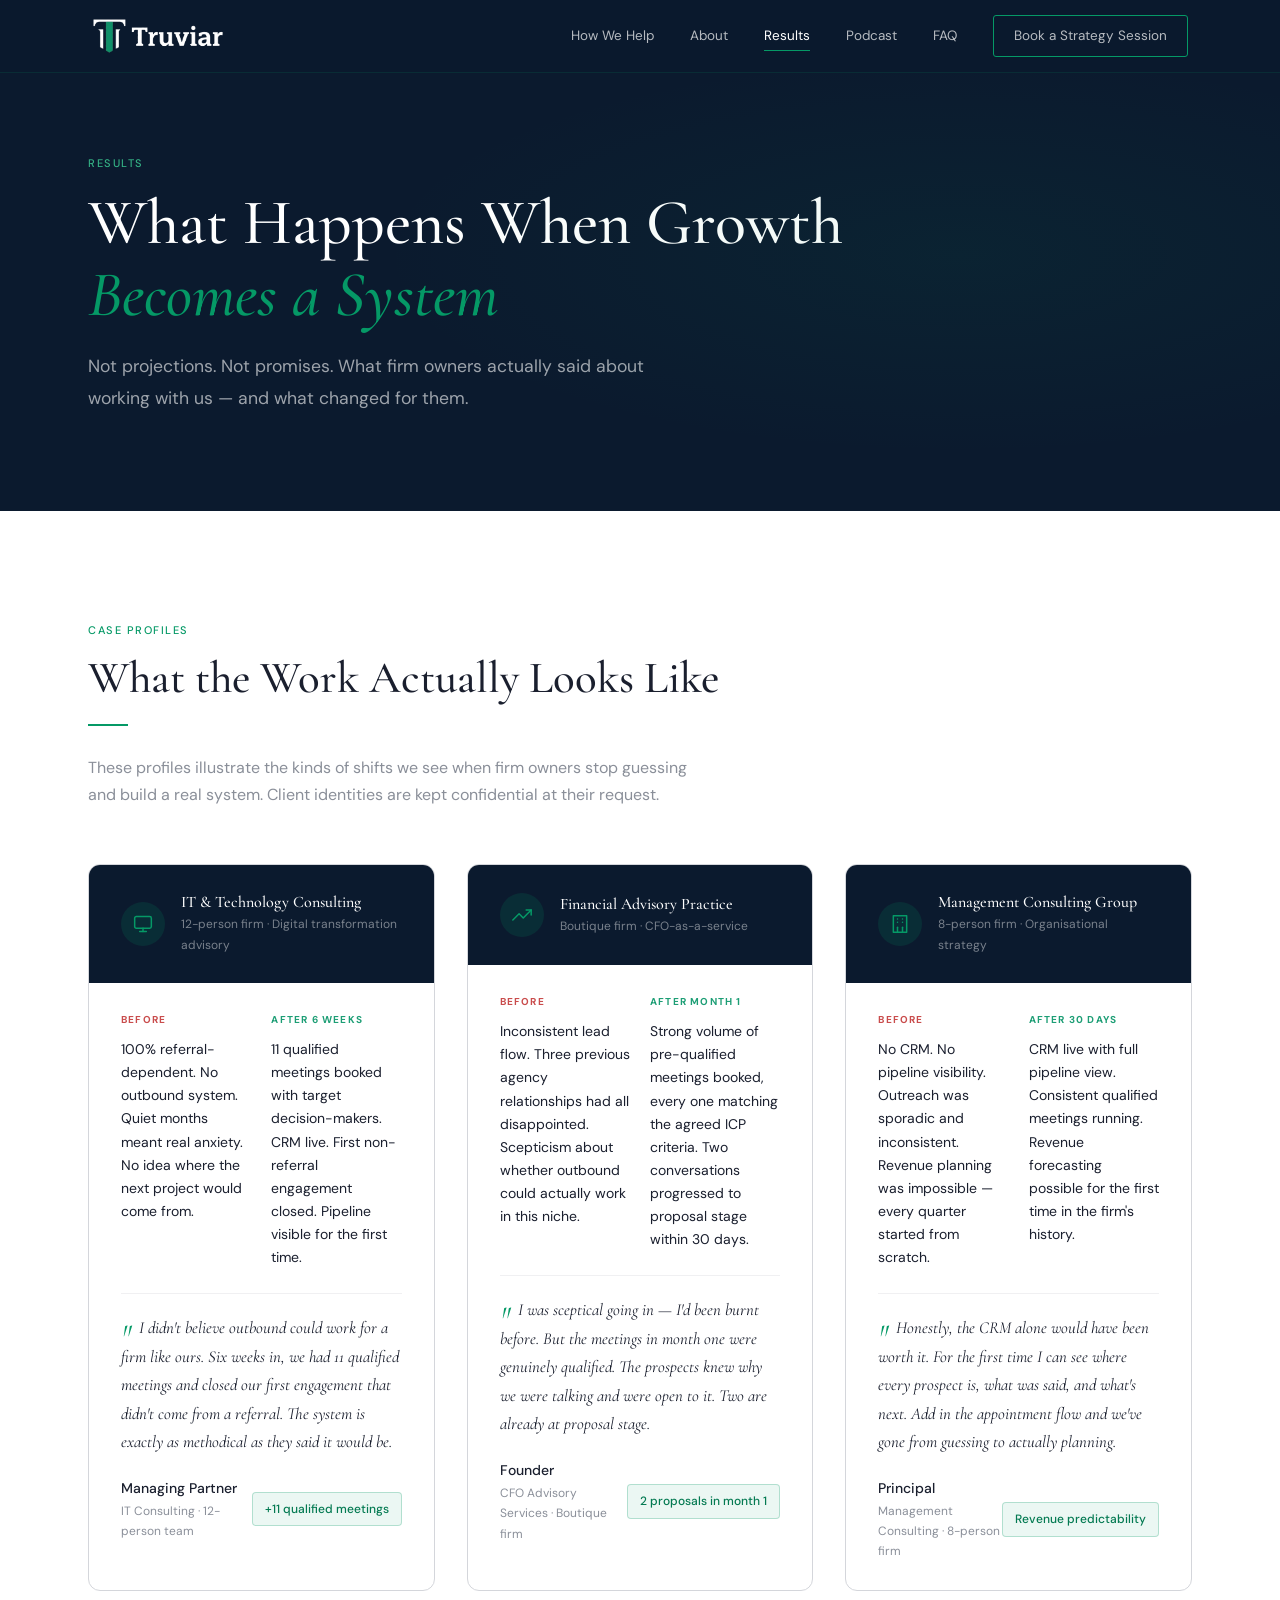
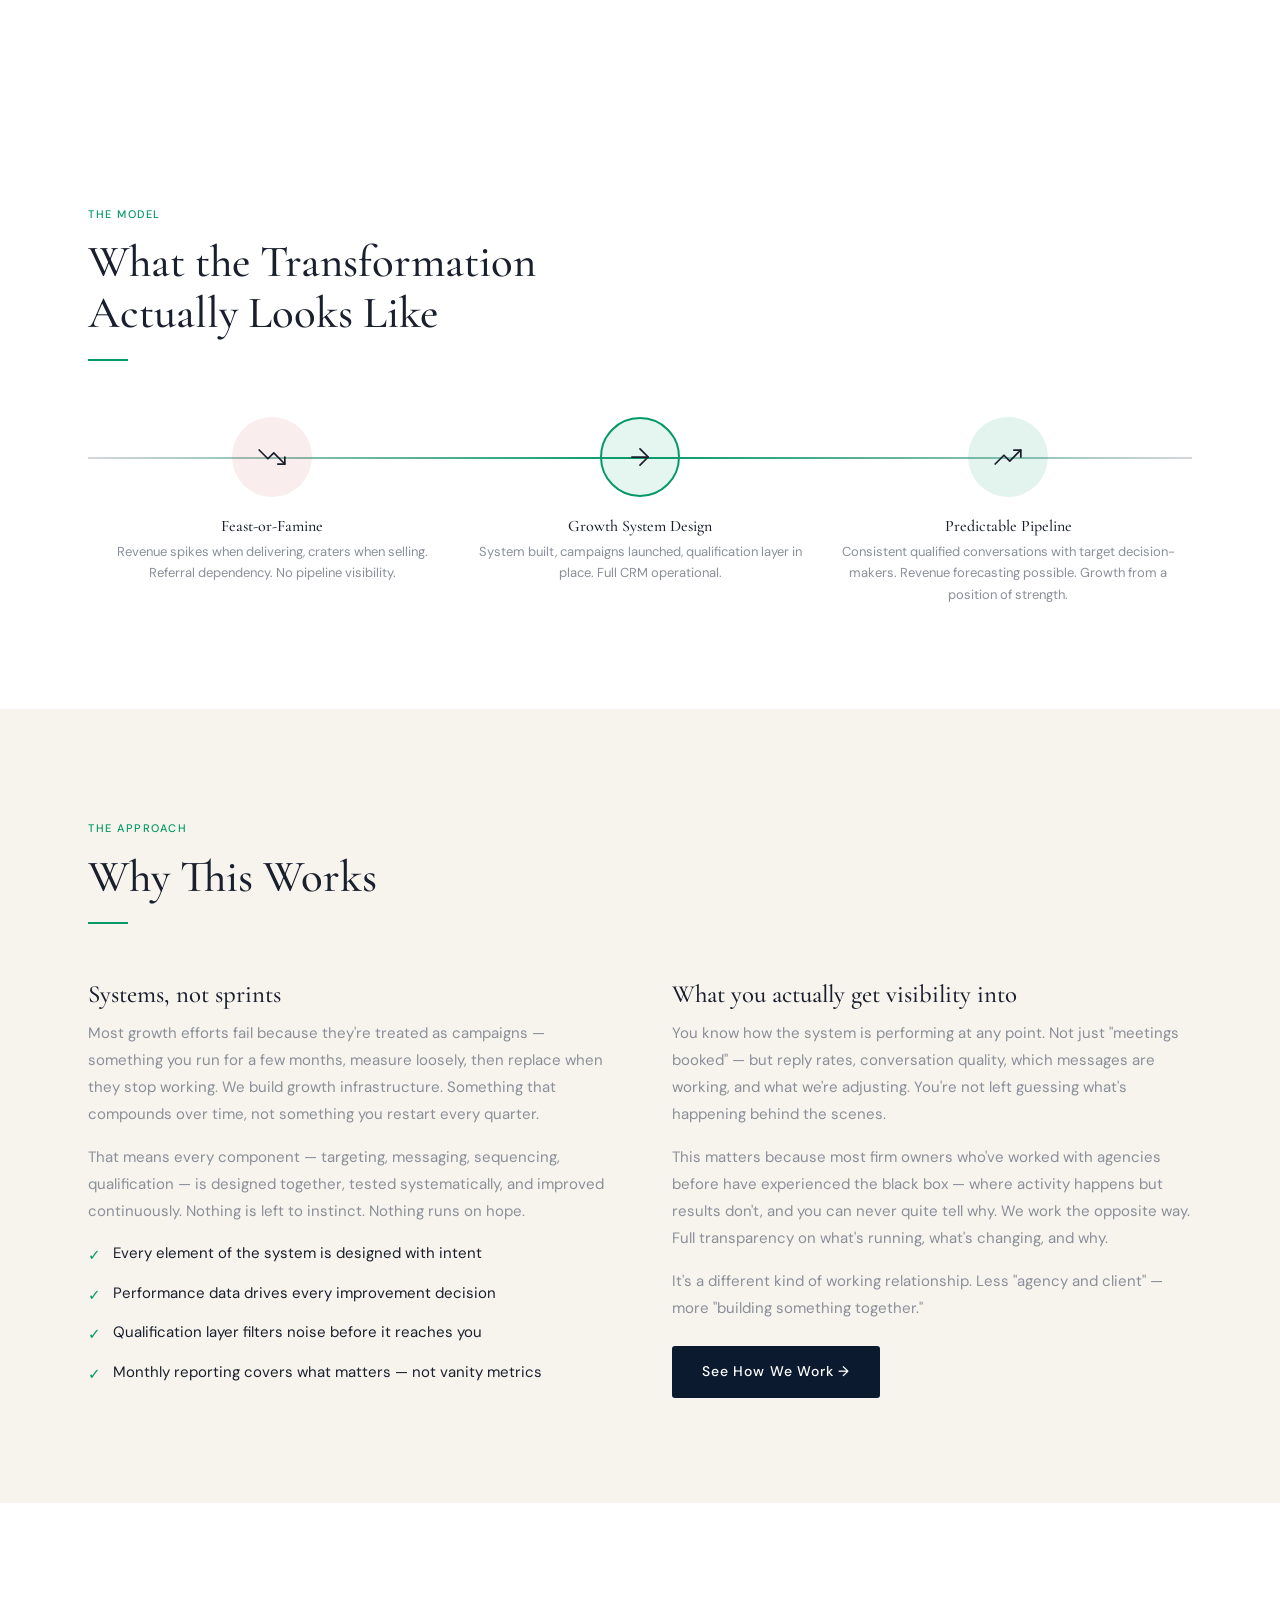
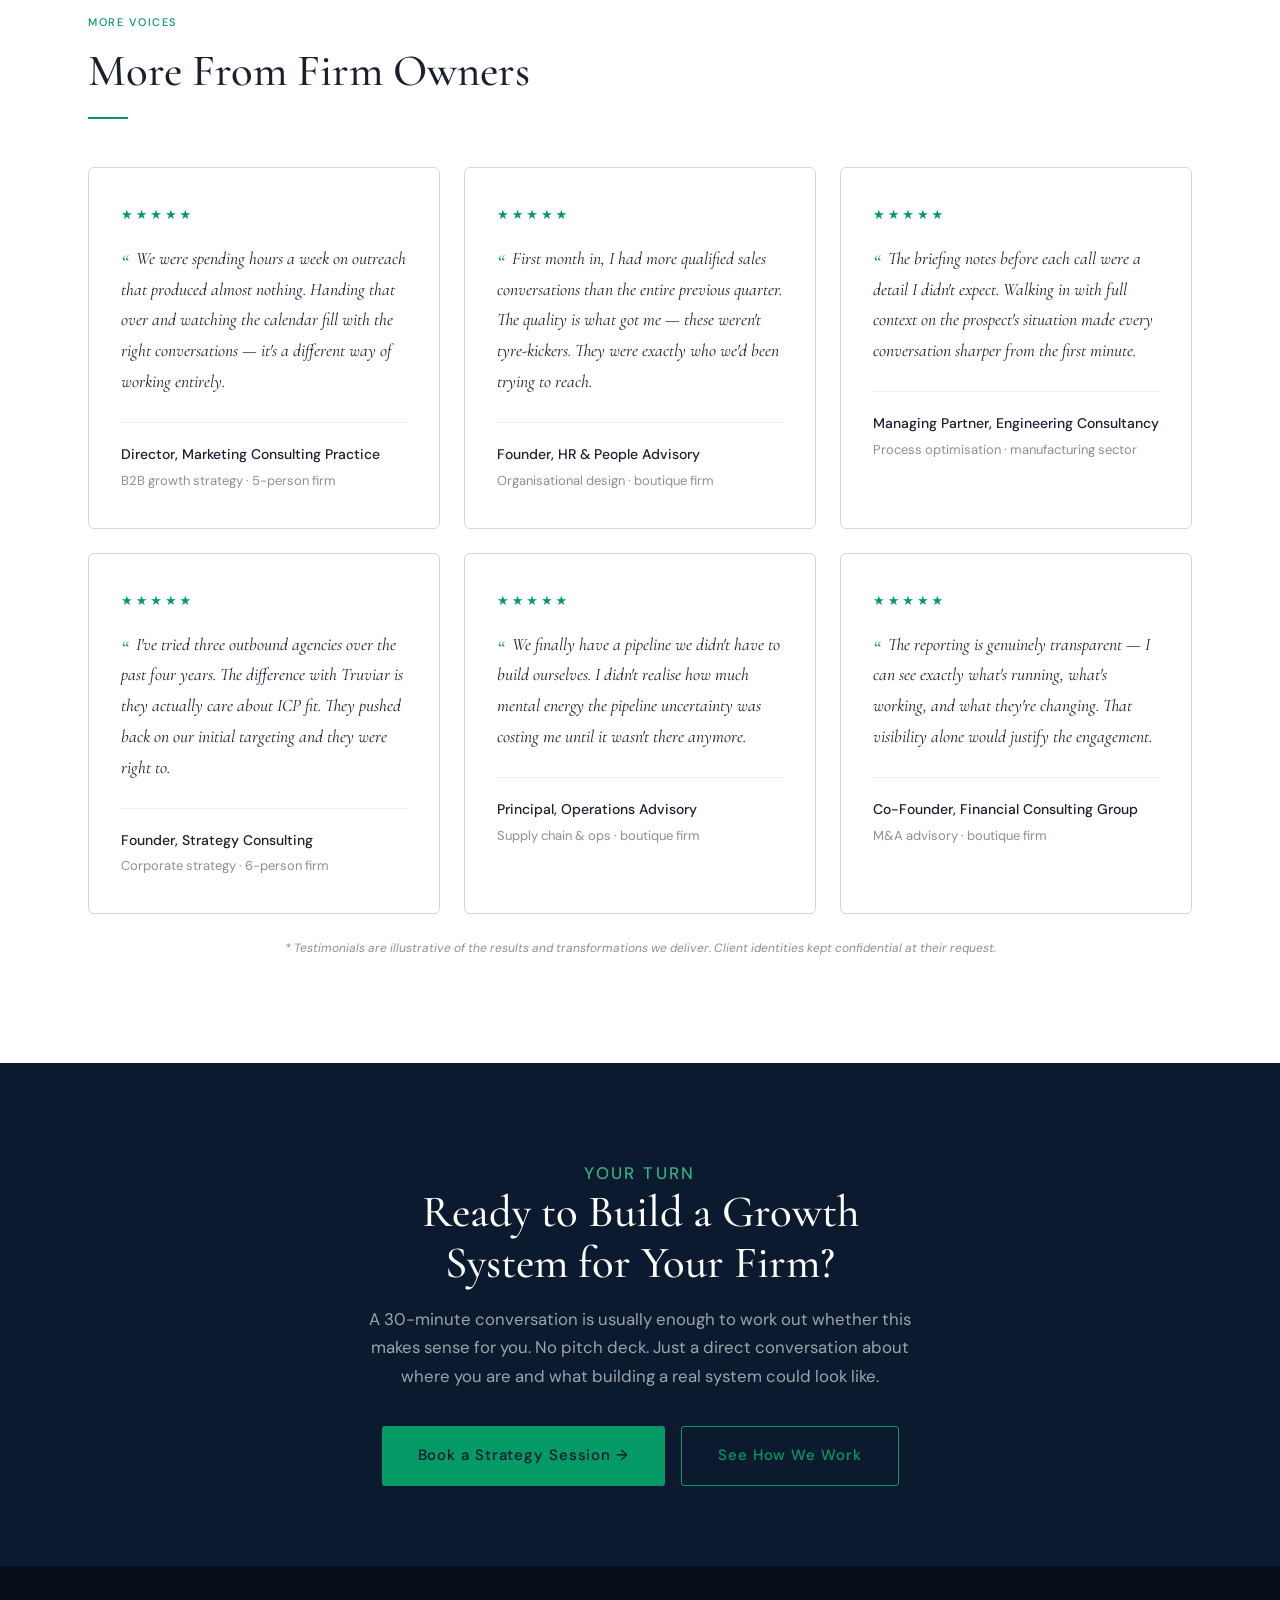
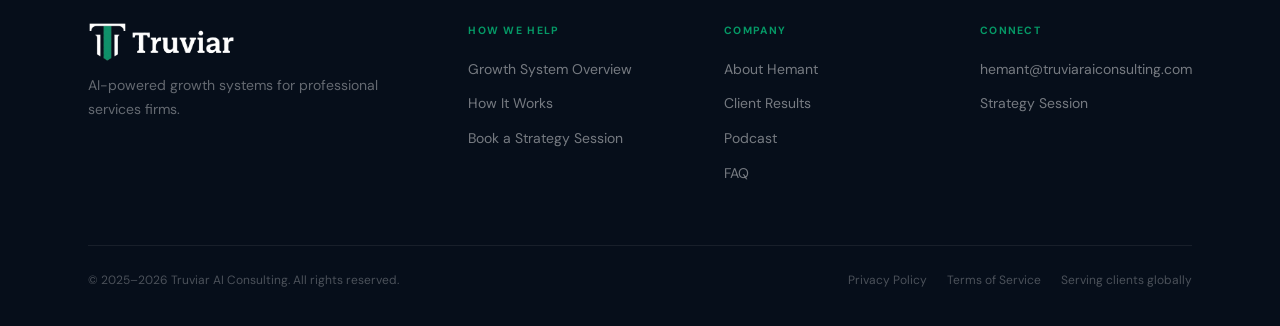
<file: proof.html>
<!DOCTYPE html>
<html lang="en">
<head>
  <meta charset="UTF-8" />
  <meta name="viewport" content="width=device-width, initial-scale=1.0" />
  <title>Client Results & Proof | Truviar AI Consulting</title>
  <meta name="description" content="What actually happens when a consulting firm builds a real growth system. Case profiles and client perspectives from Truviar AI Consulting." />
  <link rel="preconnect" href="https://fonts.googleapis.com" />
  <link rel="preconnect" href="https://fonts.gstatic.com" crossorigin />
  <link href="https://fonts.googleapis.com/css2?family=Cormorant+Garamond:ital,wght@0,400;0,500;0,600;1,400;1,500&family=DM+Sans:wght@300;400;500;600&display=swap" rel="stylesheet" />
  <link rel="stylesheet" href="css/style.css" />
  <style>
    /* ── PROOF-SPECIFIC STYLES ────────────────────────────── */

    /* Transformation cards */
    .transform-section { background: var(--white); }
    .transform-grid {
      display: grid;
      grid-template-columns: repeat(auto-fit, minmax(300px, 1fr));
      gap: 32px;
      margin-top: 56px;
    }
    .transform-card {
      border: 1px solid var(--gray-2);
      border-radius: var(--radius-lg);
      overflow: hidden;
      transition: box-shadow .25s, transform .25s;
    }
    .transform-card:hover { box-shadow: var(--shadow); transform: translateY(-4px); }
    .transform-header {
      background: var(--navy);
      padding: 28px 32px;
      display: flex; align-items: center; gap: 16px;
    }
    .transform-icon {
      width: 44px; height: 44px; border-radius: 50%;
      background: rgba(5,153,102,.15);
      display: flex; align-items: center; justify-content: center;
      flex-shrink: 0;
    }
    .transform-title h4 { color: var(--white); font-size: 1rem; margin-bottom: 3px; }
    .transform-title p  { font-size: 12px; color: rgba(255,255,255,.45); }
    .transform-body { padding: 28px 32px; }
    .before-after {
      display: grid; grid-template-columns: 1fr 1fr; gap: 20px; margin-bottom: 24px;
    }
    .ba-col h5 {
      font-size: 10px; letter-spacing: .12em; text-transform: uppercase;
      color: var(--gray-1); margin-bottom: 10px;
    }
    .ba-before h5 { color: #C94C4C; }
    .ba-after  h5 { color: #1D9E75; }
    .ba-col p { font-size: 14px; color: var(--text); line-height: 1.65; }
    .transform-quote {
      font-family: var(--ff-head);
      font-style: italic;
      font-size: 1.05rem;
      color: var(--text);
      line-height: 1.7;
      padding-top: 20px;
      border-top: 1px solid var(--gray-3);
    }
    .transform-quote::before { content: '"'; color: var(--green); font-size: 2rem; line-height: 0; vertical-align: -.4em; margin-right: 4px; }
    .transform-meta {
      display: flex; align-items: center; justify-content: space-between;
      margin-top: 20px;
    }
    .transform-author-name { font-weight: 500; font-size: 14px; }
    .transform-author-role { font-size: 12px; color: var(--gray-1); }
    .transform-result {
      background: rgba(5,153,102,.08);
      border: 1px solid rgba(5,153,102,.25);
      border-radius: 4px;
      padding: 6px 12px;
      font-size: 12px; font-weight: 500;
      color: var(--green-dk);
      white-space: nowrap;
    }

    /* Results metrics strip */
    .metrics-section {
      background: var(--navy);
      padding: 80px 0;
    }
    .metrics-grid {
      display: grid;
      grid-template-columns: repeat(auto-fit, minmax(160px, 1fr));
      gap: 0;
    }
    .metric-item {
      text-align: center;
      padding: 32px 20px;
      border-right: 1px solid rgba(255,255,255,.07);
    }
    .metric-item:last-child { border-right: none; }
    .metric-num {
      font-family: var(--ff-head);
      font-size: 3rem; color: var(--green); line-height: 1;
      display: block; margin-bottom: 10px;
    }
    .metric-lbl { font-size: 13px; color: rgba(255,255,255,.5); line-height: 1.5; }

    /* Credibility section */
    .credibility-section { background: var(--cream); }
    .credibility-grid {
      display: grid;
      grid-template-columns: 1fr 1fr;
      gap: 64px;
      align-items: start;
      margin-top: 56px;
    }
    .cred-block h3 { margin-bottom: 12px; }
    .cred-block p  { font-size: 15px; color: var(--gray-1); margin-bottom: 16px; line-height: 1.8; }
    .cred-points li {
      display: flex; gap: 12px; align-items: flex-start;
      font-size: 15px; color: var(--text); margin-bottom: 12px;
    }
    .cred-points li::before { content: '✓'; color: var(--green); font-weight: 700; flex-shrink: 0; margin-top: 2px; }

    /* Transformation framework */
    .framework-section { background: var(--white); }
    .framework-track {
      position: relative;
      display: flex;
      gap: 0;
      margin-top: 56px;
      overflow: hidden;
    }
    .framework-track::before {
      content: '';
      position: absolute;
      top: 40px; left: 0; right: 0;
      height: 2px;
      background: linear-gradient(to right, var(--gray-2), var(--green), var(--gray-2));
    }
    .framework-node {
      flex: 1;
      text-align: center;
      padding: 0 16px;
      position: relative;
    }
    .fn-circle {
      width: 80px; height: 80px;
      border-radius: 50%;
      margin: 0 auto 20px;
      display: flex; align-items: center; justify-content: center;
      position: relative; z-index: 1;
    }
    .fn-circle--before { background: rgba(201,76,76,.1); }
    .fn-circle--arrow  { background: rgba(5,153,102,.1); border: 2px solid var(--green); }
    .fn-circle--after  { background: rgba(29,158,117,.12); }
    .framework-node h4 { font-size: 1rem; margin-bottom: 6px; }
    .framework-node p  { font-size: 13px; color: var(--gray-1); line-height: 1.65; }

    @media (max-width: 900px) {
      .credibility-grid { grid-template-columns: 1fr; gap: 40px; }
    }
    @media (max-width: 640px) {
      .framework-track { flex-direction: column; gap: 28px; }
      .framework-track::before { display: none; }
      .metrics-grid { grid-template-columns: 1fr 1fr; }
      .metric-item { border-bottom: 1px solid rgba(255,255,255,.07); }
      .metric-item:nth-child(2n) { border-right: none; }
    }
  </style>
</head>
<body>

<!-- NAV -->
<nav id="nav">
  <div class="nav-inner">
    <a href="index.html" class="nav-logo"><img src="assets/images/truviar-logo.png" alt="Truviar AI Consulting" class="nav-logo-img" /></a>
    <div class="nav-links">
      <a href="services.html">How We Help</a>
      <a href="about.html">About</a>
      <a href="proof.html" class="active">Results</a>
      <a href="podcast.html">Podcast</a>
      <a href="contact.html#faq">FAQ</a>
      <a href="contact.html" class="nav-cta">Book a Strategy Session</a>
    </div>
    <div class="nav-hamburger" aria-label="Menu">
      <span></span><span></span><span></span>
    </div>
  </div>
</nav>
<div class="nav-mobile">
  <a href="services.html">How We Help</a>
  <a href="about.html">About</a>
  <a href="proof.html">Results</a>
  <a href="podcast.html">Podcast</a>
  <a href="contact.html#faq">FAQ</a>
  <a href="contact.html" class="nav-mobile-cta">Book a Strategy Call →</a>
</div>


<!-- PAGE HERO -->
<section class="page-hero">
  <div class="container">
    <p class="tag reveal">Results</p>
    <h1 class="reveal reveal-delay-1">What Happens When Growth<br><em>Becomes a System</em></h1>
    <p class="page-hero-sub reveal reveal-delay-2">
      Not projections. Not promises. What firm owners actually said about working with us — and what changed for them.
    </p>
  </div>
</section>



<!-- TRANSFORMATION CARDS -->
<section class="section transform-section" id="results">
  <div class="container">
    <p class="tag reveal">Case Profiles</p>
    <h2 class="reveal reveal-delay-1">What the Work Actually Looks Like</h2>
    <div class="divider reveal reveal-delay-2"></div>
    <p class="reveal reveal-delay-2" style="max-width:600px; color:var(--gray-1);">
      These profiles illustrate the kinds of shifts we see when firm owners stop guessing and build a real system. Client identities are kept confidential at their request.
    </p>
    <div class="transform-grid">

      <div class="transform-card reveal">
        <div class="transform-header">
          <div class="transform-icon"><svg width="20" height="20" viewBox="0 0 24 24" fill="none" stroke="var(--green)" stroke-width="1.8" stroke-linecap="round" stroke-linejoin="round"><rect x="2" y="3" width="20" height="14" rx="2"/><line x1="8" y1="21" x2="16" y2="21"/><line x1="12" y1="17" x2="12" y2="21"/></svg></div>
          <div class="transform-title">
            <h4>IT &amp; Technology Consulting</h4>
            <p>12-person firm · Digital transformation advisory</p>
          </div>
        </div>
        <div class="transform-body">
          <div class="before-after">
            <div class="ba-col ba-before">
              <h5>Before</h5>
              <p>100% referral-dependent. No outbound system. Quiet months meant real anxiety. No idea where the next project would come from.</p>
            </div>
            <div class="ba-col ba-after">
              <h5>After 6 Weeks</h5>
              <p>11 qualified meetings booked with target decision-makers. CRM live. First non-referral engagement closed. Pipeline visible for the first time.</p>
            </div>
          </div>
          <p class="transform-quote">
            I didn't believe outbound could work for a firm like ours. Six weeks in, we had 11 qualified meetings and closed our first engagement that didn't come from a referral. The system is exactly as methodical as they said it would be.
          </p>
          <div class="transform-meta">
            <div>
              <div class="transform-author-name">Managing Partner</div>
              <div class="transform-author-role">IT Consulting · 12-person team</div>
            </div>
            <div class="transform-result">+11 qualified meetings</div>
          </div>
        </div>
      </div>

      <div class="transform-card reveal reveal-delay-1">
        <div class="transform-header">
          <div class="transform-icon"><svg width="20" height="20" viewBox="0 0 24 24" fill="none" stroke="var(--green)" stroke-width="1.8" stroke-linecap="round" stroke-linejoin="round"><polyline points="23 6 13.5 15.5 8.5 10.5 1 18"/><polyline points="17 6 23 6 23 12"/></svg></div>
          <div class="transform-title">
            <h4>Financial Advisory Practice</h4>
            <p>Boutique firm · CFO-as-a-service</p>
          </div>
        </div>
        <div class="transform-body">
          <div class="before-after">
            <div class="ba-col ba-before">
              <h5>Before</h5>
              <p>Inconsistent lead flow. Three previous agency relationships had all disappointed. Scepticism about whether outbound could actually work in this niche.</p>
            </div>
            <div class="ba-col ba-after">
              <h5>After Month 1</h5>
              <p>Strong volume of pre-qualified meetings booked, every one matching the agreed ICP criteria. Two conversations progressed to proposal stage within 30 days.</p>
            </div>
          </div>
          <p class="transform-quote">
            I was sceptical going in — I'd been burnt before. But the meetings in month one were genuinely qualified. The prospects knew why we were talking and were open to it. Two are already at proposal stage.
          </p>
          <div class="transform-meta">
            <div>
              <div class="transform-author-name">Founder</div>
              <div class="transform-author-role">CFO Advisory Services · Boutique firm</div>
            </div>
            <div class="transform-result">2 proposals in month 1</div>
          </div>
        </div>
      </div>

      <div class="transform-card reveal reveal-delay-2">
        <div class="transform-header">
          <div class="transform-icon"><svg width="20" height="20" viewBox="0 0 24 24" fill="none" stroke="var(--green)" stroke-width="1.8" stroke-linecap="round" stroke-linejoin="round"><rect x="4" y="2" width="16" height="20"/><line x1="9" y1="22" x2="9" y2="16"/><line x1="15" y1="22" x2="15" y2="16"/><line x1="9" y1="6" x2="9" y2="6.01"/><line x1="15" y1="6" x2="15" y2="6.01"/><line x1="9" y1="10" x2="9" y2="10.01"/><line x1="15" y1="10" x2="15" y2="10.01"/></svg></div>
          <div class="transform-title">
            <h4>Management Consulting Group</h4>
            <p>8-person firm · Organisational strategy</p>
          </div>
        </div>
        <div class="transform-body">
          <div class="before-after">
            <div class="ba-col ba-before">
              <h5>Before</h5>
              <p>No CRM. No pipeline visibility. Outreach was sporadic and inconsistent. Revenue planning was impossible — every quarter started from scratch.</p>
            </div>
            <div class="ba-col ba-after">
              <h5>After 30 Days</h5>
              <p>CRM live with full pipeline view. Consistent qualified meetings running. Revenue forecasting possible for the first time in the firm's history.</p>
            </div>
          </div>
          <p class="transform-quote">
            Honestly, the CRM alone would have been worth it. For the first time I can see where every prospect is, what was said, and what's next. Add in the appointment flow and we've gone from guessing to actually planning.
          </p>
          <div class="transform-meta">
            <div>
              <div class="transform-author-name">Principal</div>
              <div class="transform-author-role">Management Consulting · 8-person firm</div>
            </div>
            <div class="transform-result">Revenue predictability</div>
          </div>
        </div>
      </div>

    </div>
  </div>
</section>


<!-- TRANSFORMATION FRAMEWORK -->
<section class="section framework-section" id="framework">
  <div class="container">
    <p class="tag reveal">The Model</p>
    <h2 class="reveal reveal-delay-1">What the Transformation<br>Actually Looks Like</h2>
    <div class="divider reveal reveal-delay-2"></div>
    <div class="framework-track reveal reveal-delay-2">
      <div class="framework-node">
        <div class="fn-circle fn-circle--before"><svg width="28" height="28" viewBox="0 0 24 24" fill="none" stroke="currentColor" stroke-width="1.5" stroke-linecap="round" stroke-linejoin="round"><polyline points="23 18 13.5 8.5 8.5 13.5 1 6"/><polyline points="17 18 23 18 23 12"/></svg></div>
        <h4>Feast-or-Famine</h4>
        <p>Revenue spikes when delivering, craters when selling. Referral dependency. No pipeline visibility.</p>
      </div>
      <div class="framework-node">
        <div class="fn-circle fn-circle--arrow"><svg width="28" height="28" viewBox="0 0 24 24" fill="none" stroke="currentColor" stroke-width="1.5" stroke-linecap="round" stroke-linejoin="round"><line x1="5" y1="12" x2="19" y2="12"/><polyline points="12 5 19 12 12 19"/></svg></div>
        <h4>Growth System Design</h4>
        <p>System built, campaigns launched, qualification layer in place. Full CRM operational.</p>
      </div>
      <div class="framework-node">
        <div class="fn-circle fn-circle--after"><svg width="28" height="28" viewBox="0 0 24 24" fill="none" stroke="currentColor" stroke-width="1.5" stroke-linecap="round" stroke-linejoin="round"><polyline points="23 6 13.5 15.5 8.5 10.5 1 18"/><polyline points="17 6 23 6 23 12"/></svg></div>
        <h4>Predictable Pipeline</h4>
        <p>Consistent qualified conversations with target decision-makers. Revenue forecasting possible. Growth from a position of strength.</p>
      </div>
    </div>
  </div>
</section>


<!-- CREDIBILITY SECTION -->
<section class="section credibility-section" id="credibility">
  <div class="container">
    <p class="tag reveal">The Approach</p>
    <h2 class="reveal reveal-delay-1">Why This Works</h2>
    <div class="divider reveal reveal-delay-2"></div>
    <div class="credibility-grid">
      <div class="cred-block reveal">
        <h3>Systems, not sprints</h3>
        <p>
          Most growth efforts fail because they're treated as campaigns — something you run for a few months, measure loosely, then replace when they stop working. We build growth infrastructure. Something that compounds over time, not something you restart every quarter.
        </p>
        <p>
          That means every component — targeting, messaging, sequencing, qualification — is designed together, tested systematically, and improved continuously. Nothing is left to instinct. Nothing runs on hope.
        </p>
        <ul class="cred-points">
          <li>Every element of the system is designed with intent</li>
          <li>Performance data drives every improvement decision</li>
          <li>Qualification layer filters noise before it reaches you</li>
          <li>Monthly reporting covers what matters — not vanity metrics</li>
        </ul>
      </div>
      <div class="cred-block reveal reveal-delay-1">
        <h3>What you actually get visibility into</h3>
        <p>
          You know how the system is performing at any point. Not just "meetings booked" — but reply rates, conversation quality, which messages are working, and what we're adjusting. You're not left guessing what's happening behind the scenes.
        </p>
        <p>
          This matters because most firm owners who've worked with agencies before have experienced the black box — where activity happens but results don't, and you can never quite tell why. We work the opposite way. Full transparency on what's running, what's changing, and why.
        </p>
        <p>
          It's a different kind of working relationship. Less "agency and client" — more "building something together."
        </p>
        <a href="services.html" class="btn btn--dark" style="margin-top:8px;">See How We Work →</a>
      </div>
    </div>
  </div>
</section>


<!-- TESTIMONIALS -->
<section class="section" style="background:var(--white);">
  <div class="container">
    <p class="tag reveal">More Voices</p>
    <h2 class="reveal reveal-delay-1">More From Firm Owners</h2>
    <div class="divider reveal reveal-delay-2"></div>
    <div class="testi-grid">
      <div class="testi-card reveal">
        <div class="testi-stars">★★★★★</div>
        <p class="testi-quote">
          We were spending hours a week on outreach that produced almost nothing. Handing that over and watching the calendar fill with the right conversations — it's a different way of working entirely.
        </p>
        <div class="testi-author">
          <div class="testi-name">Director, Marketing Consulting Practice</div>
          <div class="testi-role">B2B growth strategy · 5-person firm</div>
        </div>
      </div>
      <div class="testi-card reveal reveal-delay-1">
        <div class="testi-stars">★★★★★</div>
        <p class="testi-quote">
          First month in, I had more qualified sales conversations than the entire previous quarter. The quality is what got me — these weren't tyre-kickers. They were exactly who we'd been trying to reach.
        </p>
        <div class="testi-author">
          <div class="testi-name">Founder, HR &amp; People Advisory</div>
          <div class="testi-role">Organisational design · boutique firm</div>
        </div>
      </div>
      <div class="testi-card reveal reveal-delay-2">
        <div class="testi-stars">★★★★★</div>
        <p class="testi-quote">
          The briefing notes before each call were a detail I didn't expect. Walking in with full context on the prospect's situation made every conversation sharper from the first minute.
        </p>
        <div class="testi-author">
          <div class="testi-name">Managing Partner, Engineering Consultancy</div>
          <div class="testi-role">Process optimisation · manufacturing sector</div>
        </div>
      </div>
      <div class="testi-card reveal">
        <div class="testi-stars">★★★★★</div>
        <p class="testi-quote">
          I've tried three outbound agencies over the past four years. The difference with Truviar is they actually care about ICP fit. They pushed back on our initial targeting and they were right to.
        </p>
        <div class="testi-author">
          <div class="testi-name">Founder, Strategy Consulting</div>
          <div class="testi-role">Corporate strategy · 6-person firm</div>
        </div>
      </div>
      <div class="testi-card reveal reveal-delay-1">
        <div class="testi-stars">★★★★★</div>
        <p class="testi-quote">
          We finally have a pipeline we didn't have to build ourselves. I didn't realise how much mental energy the pipeline uncertainty was costing me until it wasn't there anymore.
        </p>
        <div class="testi-author">
          <div class="testi-name">Principal, Operations Advisory</div>
          <div class="testi-role">Supply chain &amp; ops · boutique firm</div>
        </div>
      </div>
      <div class="testi-card reveal reveal-delay-2">
        <div class="testi-stars">★★★★★</div>
        <p class="testi-quote">
          The reporting is genuinely transparent — I can see exactly what's running, what's working, and what they're changing. That visibility alone would justify the engagement.
        </p>
        <div class="testi-author">
          <div class="testi-name">Co-Founder, Financial Consulting Group</div>
          <div class="testi-role">M&amp;A advisory · boutique firm</div>
        </div>
      </div>
    </div>
    <p class="reveal" style="margin-top:24px; font-size:12px; color:var(--gray-1); text-align:center; font-style:italic;">
      * Testimonials are illustrative of the results and transformations we deliver. Client identities kept confidential at their request.
    </p>
  </div>
</section>


<!-- CTA BAND -->
<section class="cta-band">
  <div class="container">
    <p class="tag" style="color:var(--green-lt); display:block; text-align:center;">Your Turn</p>
    <h2 class="reveal">Ready to Build a Growth<br>System for Your Firm?</h2>
    <p class="reveal reveal-delay-1">
      A 30-minute conversation is usually enough to work out whether this makes sense for you. No pitch deck. Just a direct conversation about where you are and what building a real system could look like.
    </p>
    <div class="cta-band-btns reveal reveal-delay-2">
      <a href="contact.html" class="btn btn--green btn--lg">Book a Strategy Session →</a>
      <a href="services.html" class="btn btn--ghost btn--lg">See How We Work</a>
    </div>
  </div>
</section>


<!-- FOOTER -->
<footer>
  <div class="container">
    <div class="footer-inner">
      <div>
        <div class="footer-logo"><img src="assets/images/truviar-logo.png" alt="Truviar AI Consulting" class="footer-logo-img" /></div>
        <p class="footer-tagline">AI-powered growth systems for professional services firms.</p>
      </div>
      <div class="footer-col">
        <h5>How We Help</h5>
        <a href="services.html">Growth System Overview</a>
        <a href="services.html#process">How It Works</a>
        <a href="contact.html">Book a Strategy Session</a>
      </div>
      <div class="footer-col">
        <h5>Company</h5>
        <a href="about.html">About Hemant</a>
        <a href="proof.html">Client Results</a>
        <a href="podcast.html">Podcast</a>
        <a href="contact.html#faq">FAQ</a>
      </div>
      <div class="footer-col">
        <h5>Connect</h5>
        <a href="mailto:hemant@truviaraiconsulting.com">hemant@truviaraiconsulting.com</a>
        <a href="contact.html">Strategy Session</a>
      </div>
    </div>
    <div class="footer-bottom">
      <span>© 2025–2026 Truviar AI Consulting. All rights reserved.</span>
      <div class="footer-bottom-links">
        <a href="privacy.html">Privacy Policy</a>
        <a href="terms.html">Terms of Service</a>
        <span>Serving clients globally</span>
      </div>
    </div>
  </div>
</footer>

<button class="back-to-top" aria-label="Back to top">
  <svg width="16" height="16" viewBox="0 0 16 16" fill="none" stroke="currentColor" stroke-width="1.8"><path d="M8 12V4M4 8l4-4 4 4"/></svg>
</button>

<script src="js/main.js"></script>
</body>
</html>
</file>
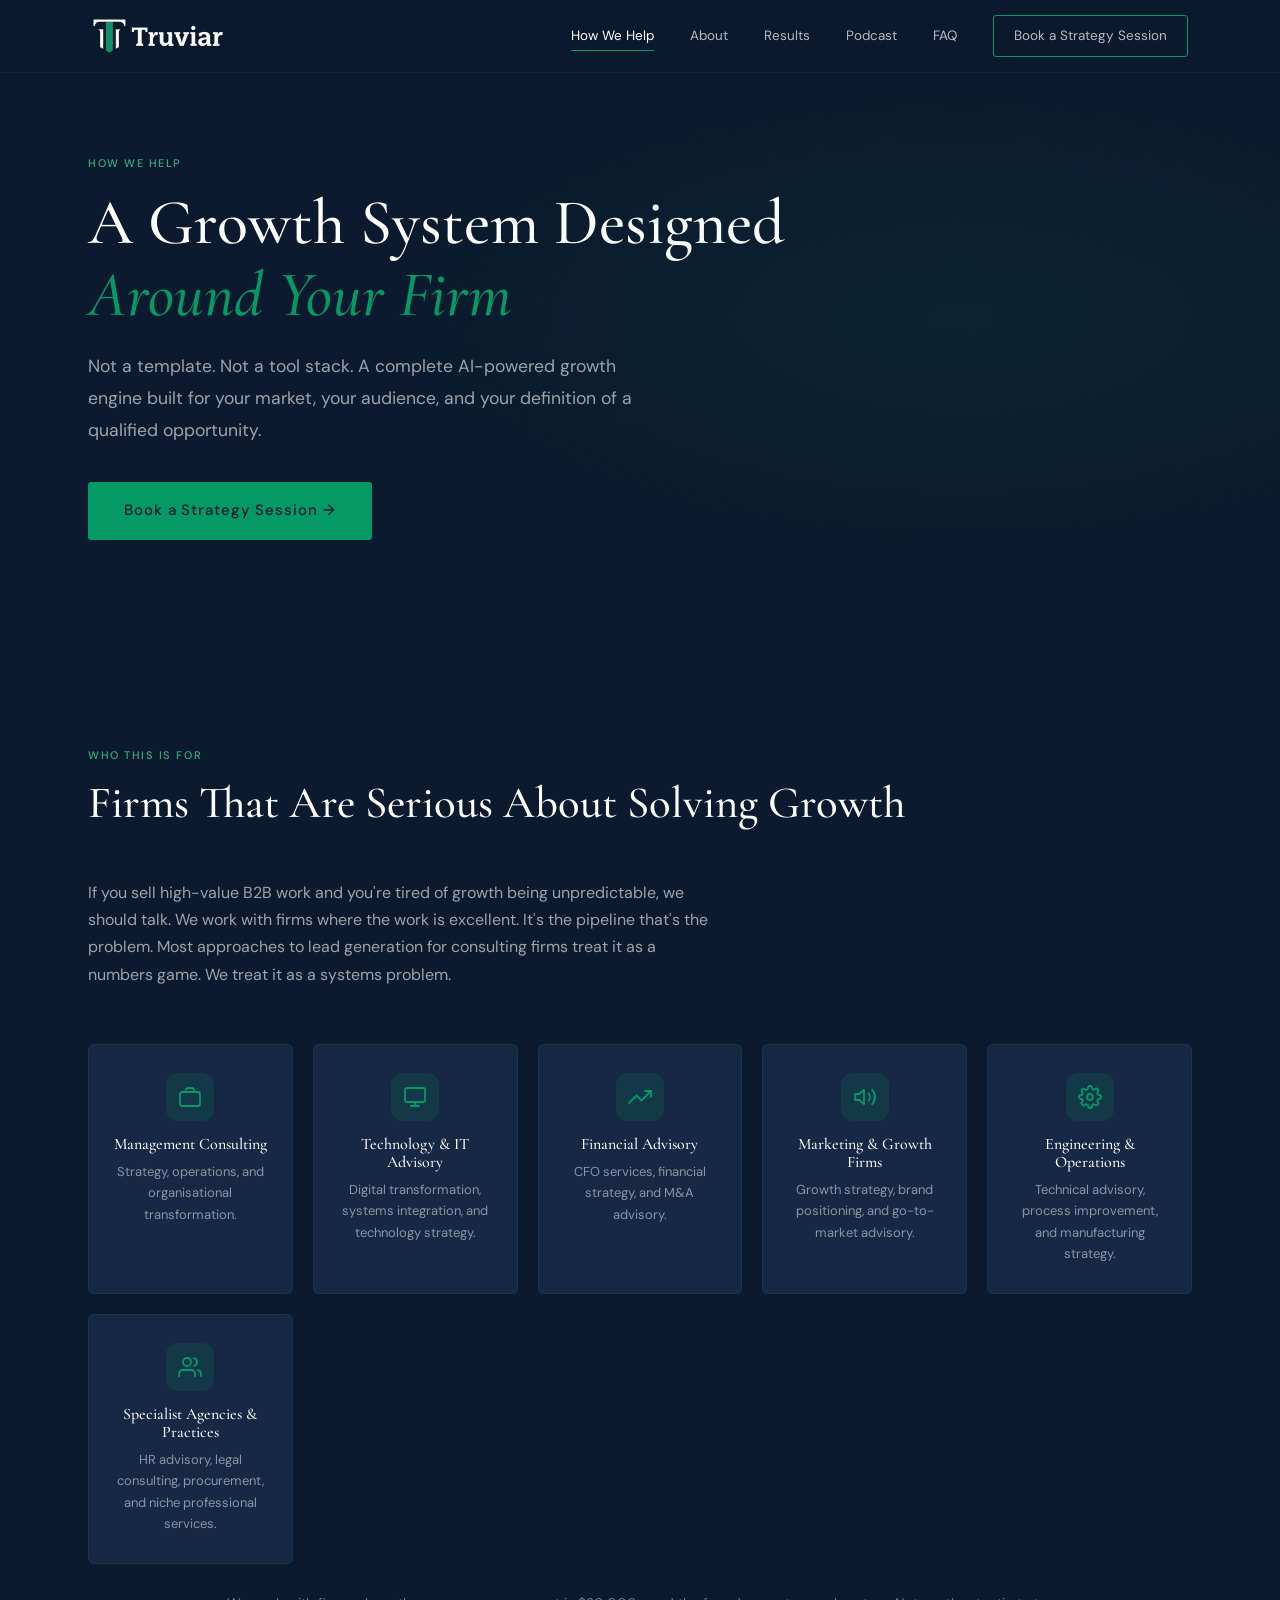
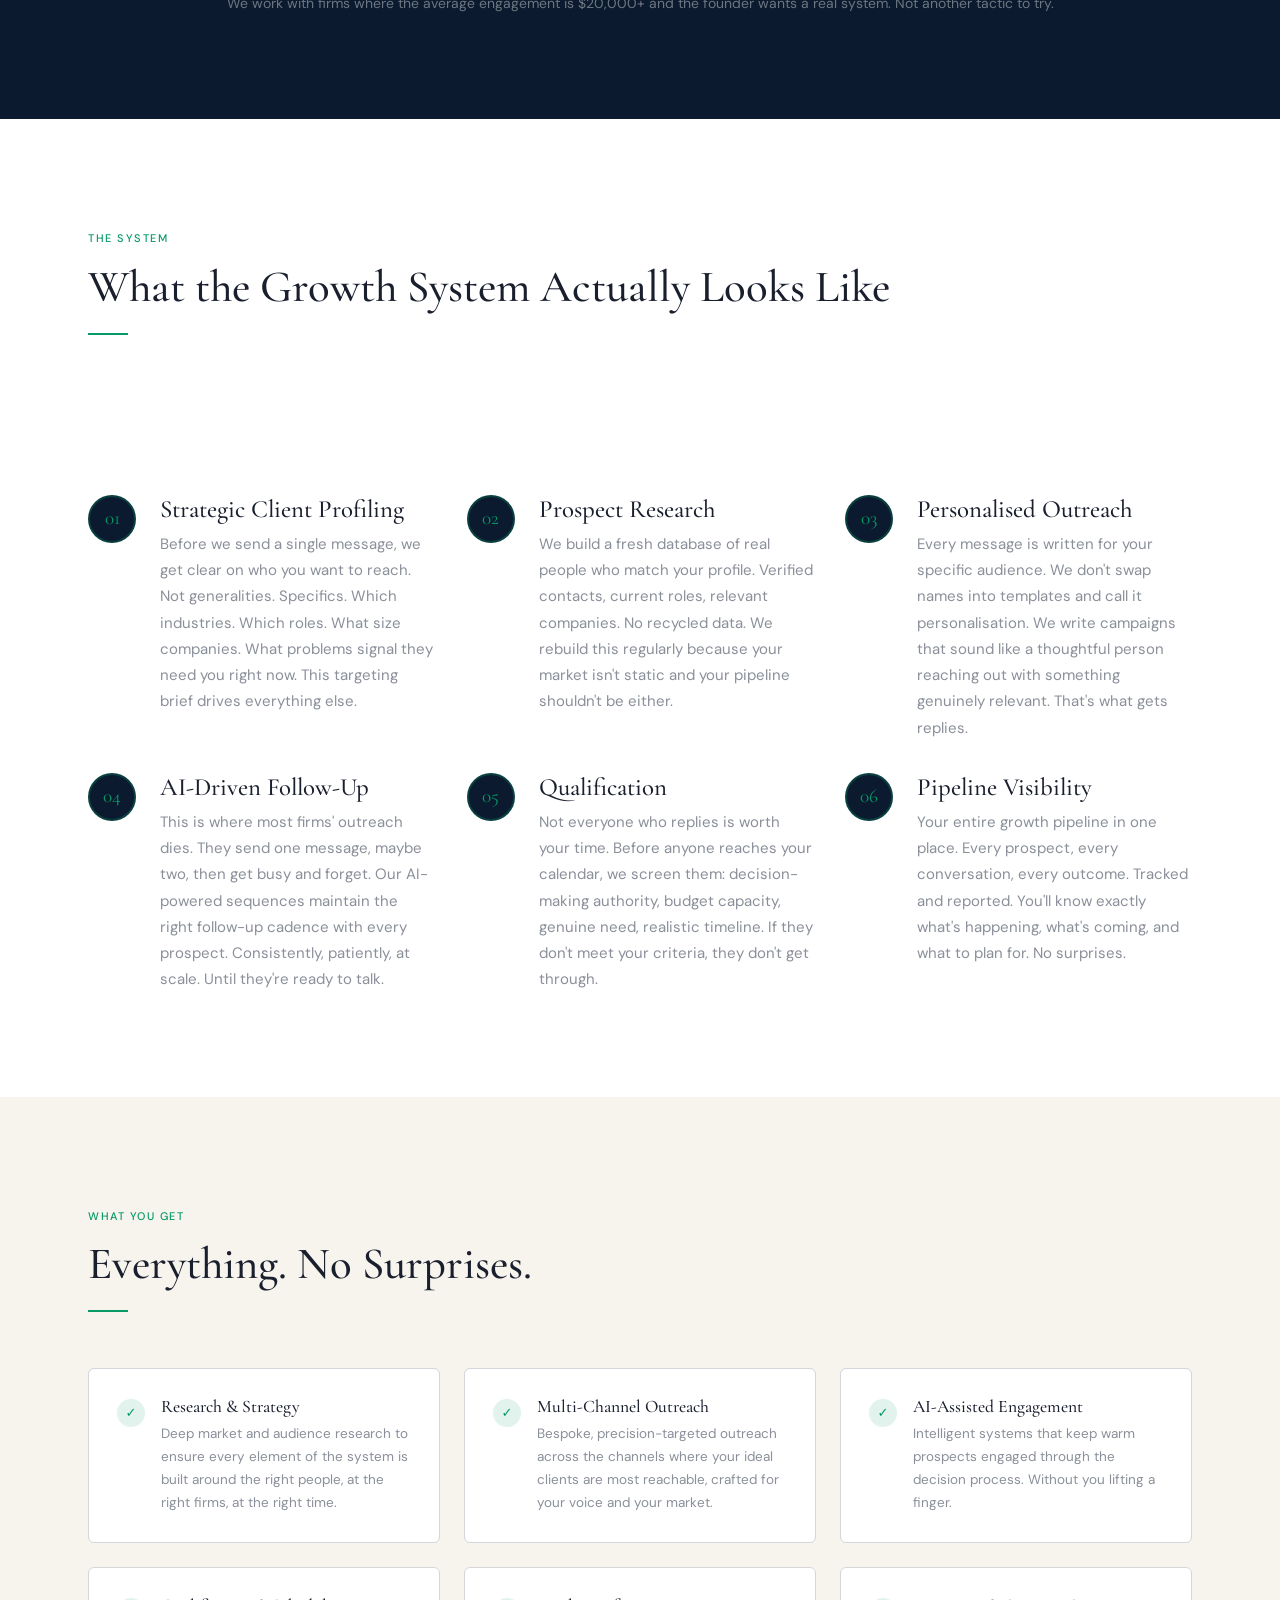
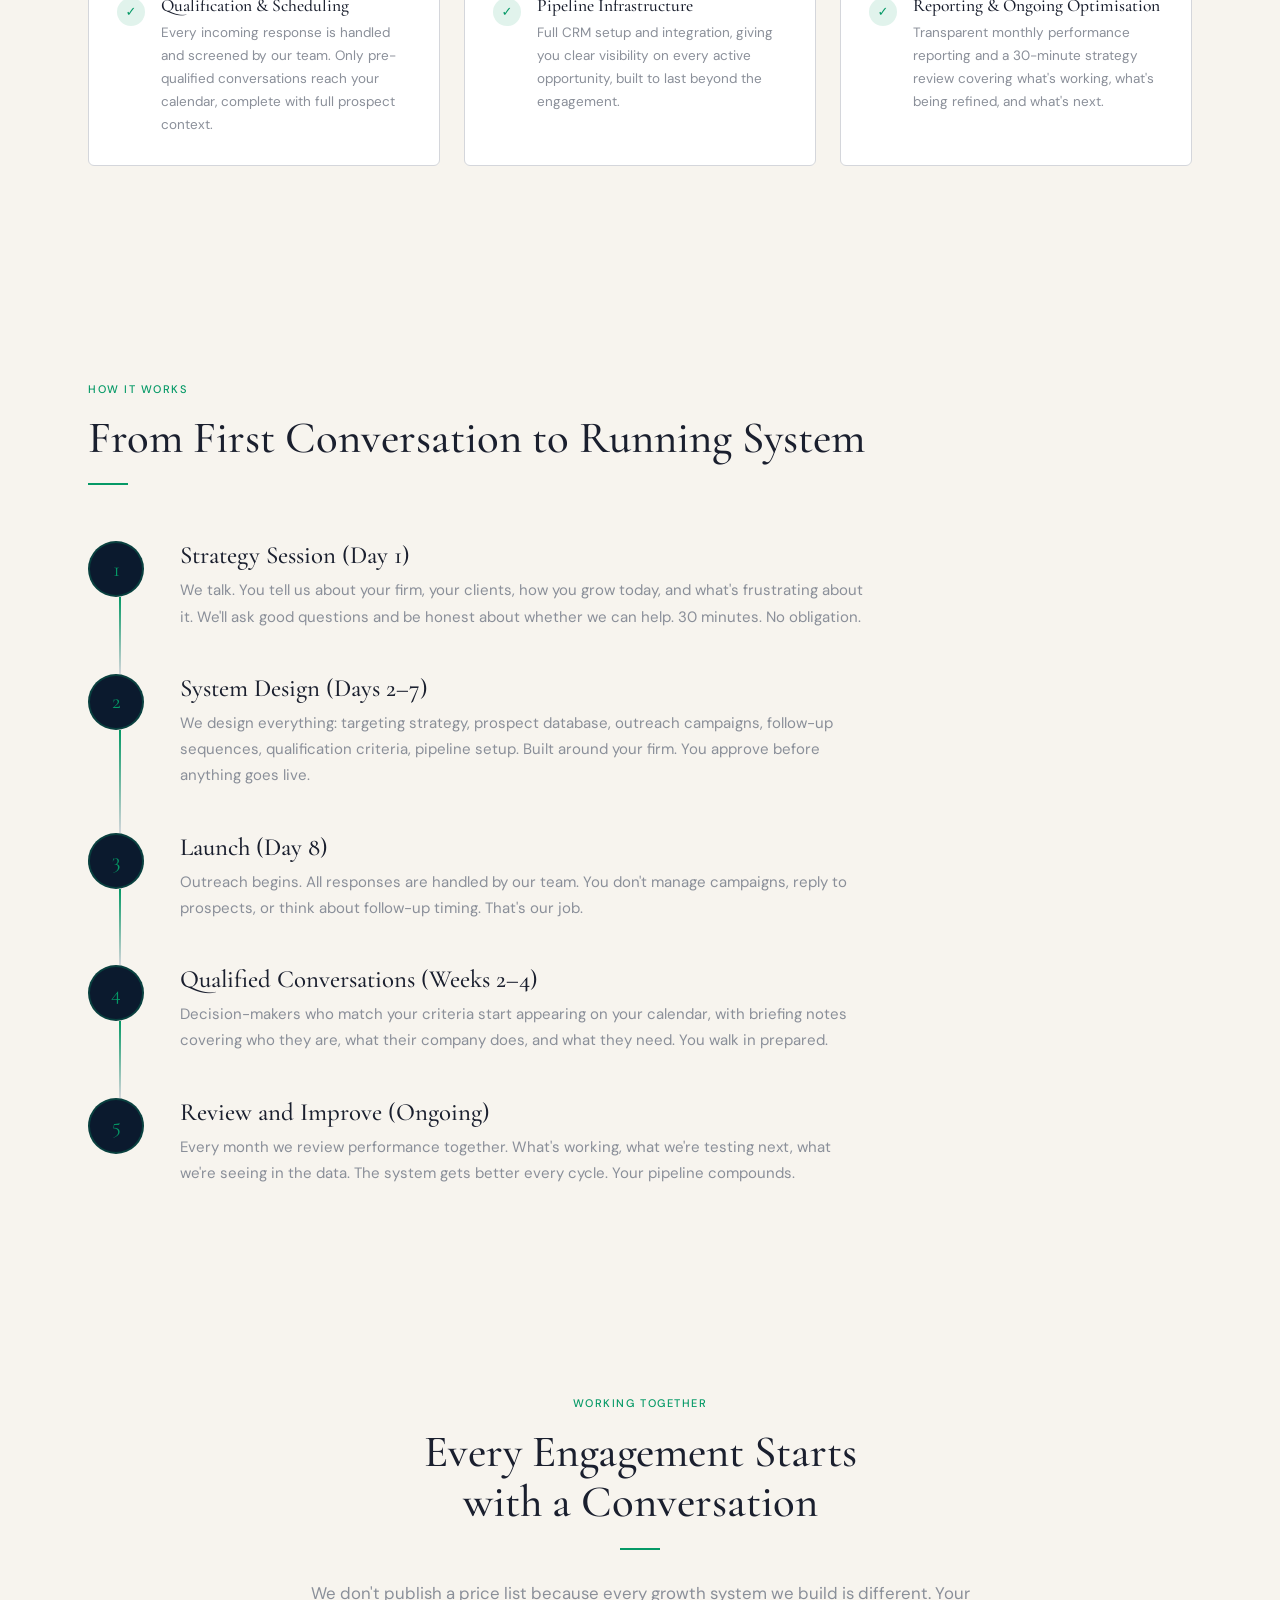
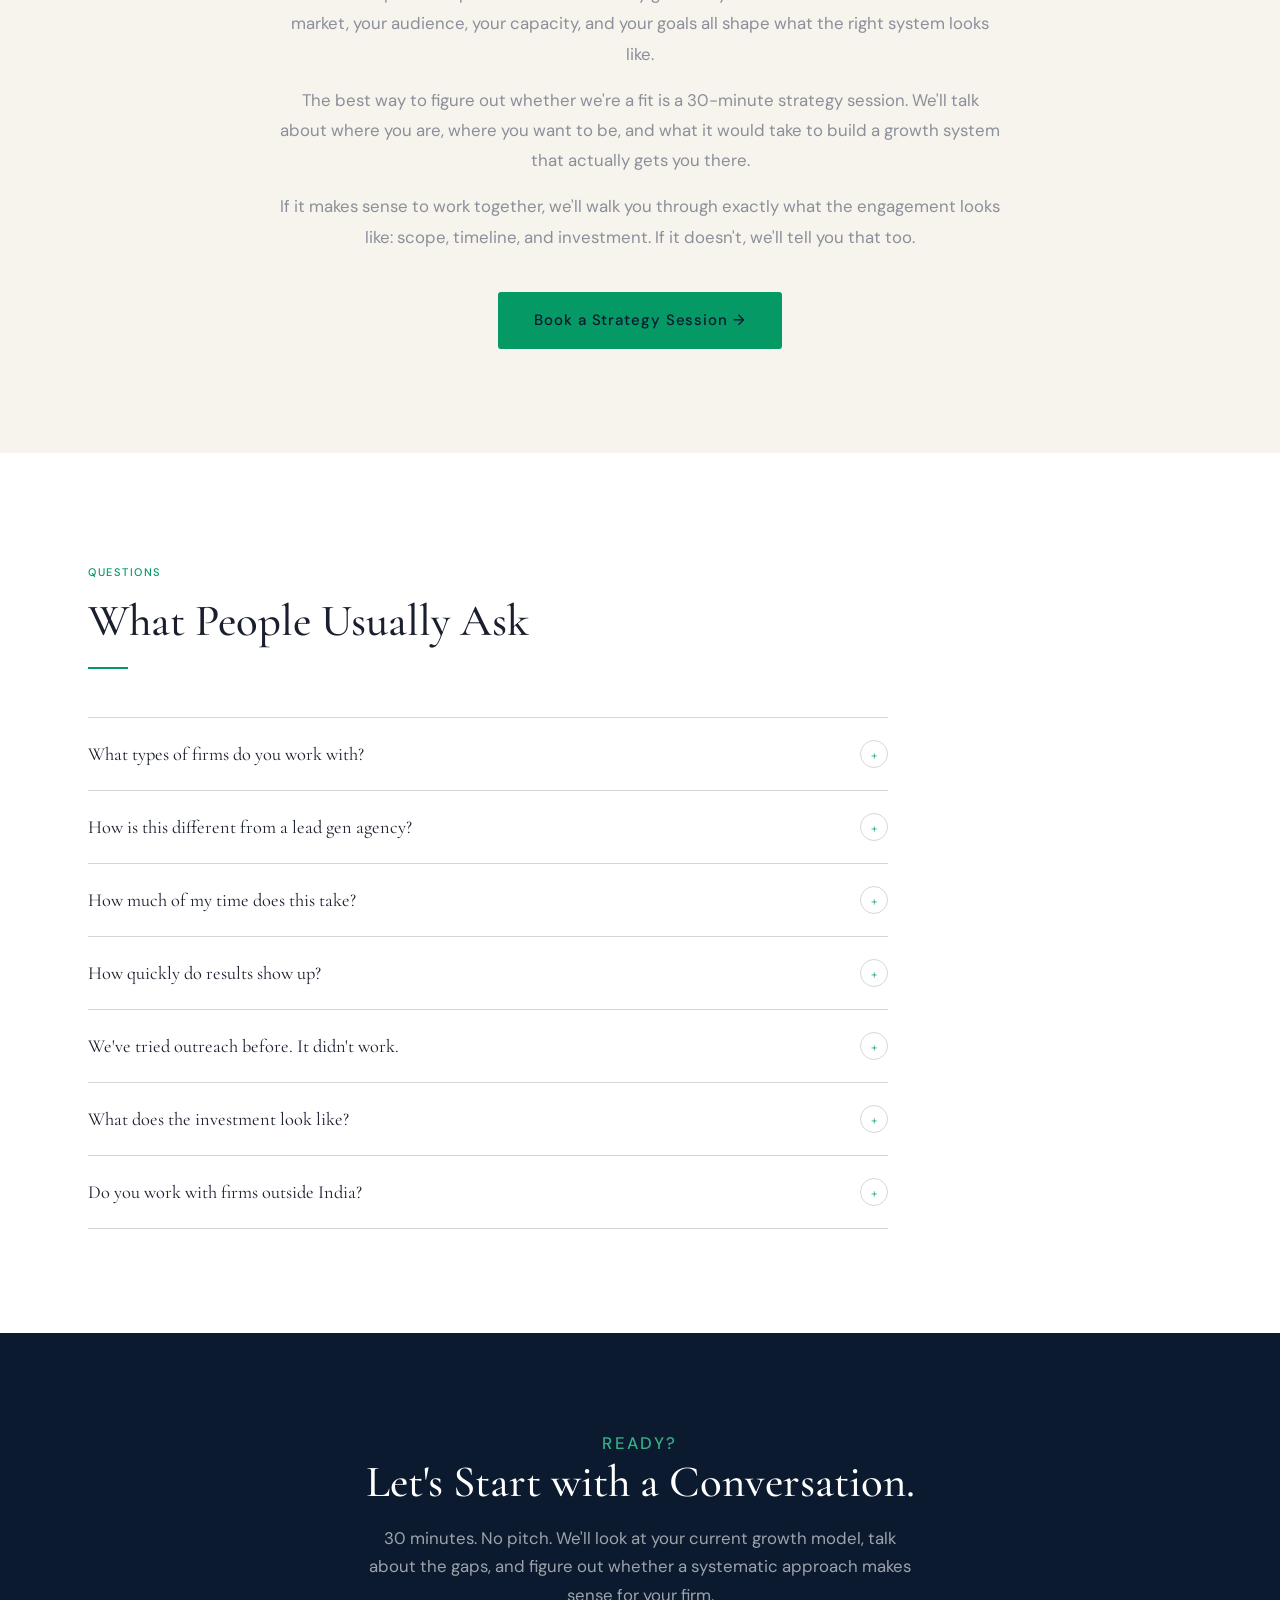
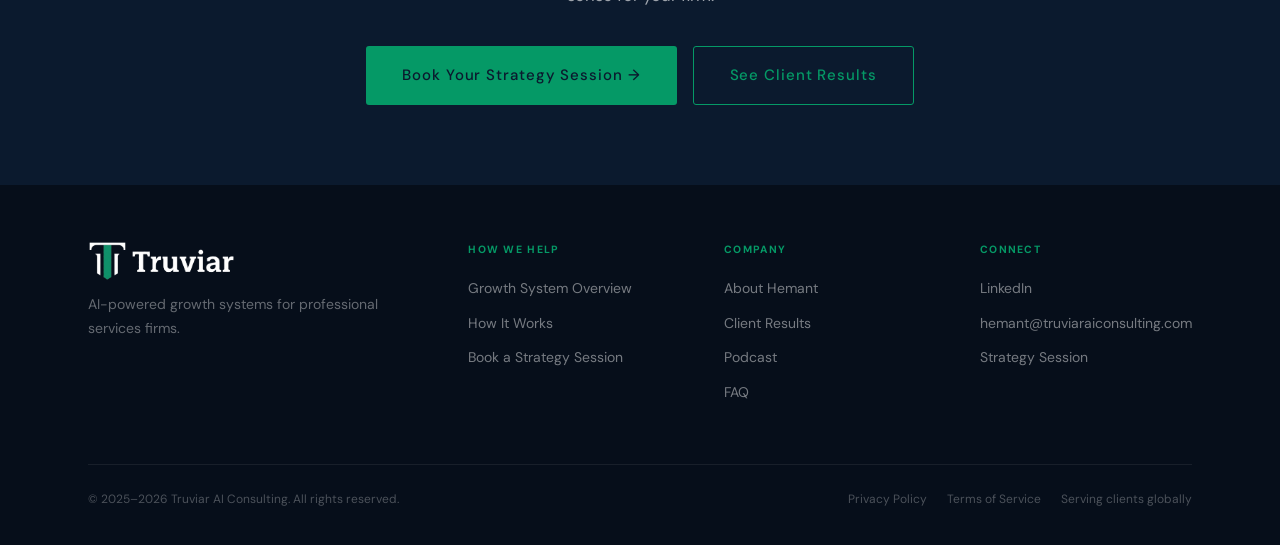
<file: services.html>
<!DOCTYPE html>
<html lang="en">
<head>
  <meta charset="UTF-8" />
  <meta name="viewport" content="width=device-width, initial-scale=1.0" />
  <title>AI Growth Systems for Consulting & Advisory Firms | Truviar</title>
  <meta name="description" content="A complete AI-powered growth system built around your firm. Strategic targeting, AI engagement, qualification, and pipeline visibility. See how it works." />
  <!-- TODO: Replace https://truviaraiconsulting.com with confirmed production URL before deploy -->
  <link rel="canonical" href="https://truviaraiconsulting.com/services" />
  <!-- Open Graph -->
  <meta property="og:type" content="website" />
  <meta property="og:url" content="https://truviaraiconsulting.com/services" />
  <meta property="og:title" content="AI Growth Systems for Consulting & Advisory Firms | Truviar" />
  <meta property="og:description" content="A complete AI-powered growth system built around your firm. Strategic targeting, AI engagement, qualification, and pipeline visibility. See how it works." />
  <meta property="og:image" content="https://truviaraiconsulting.com/assets/images/og-default.png" />
  <meta property="og:site_name" content="Truviar AI Consulting" />
  <!-- Twitter Card -->
  <meta name="twitter:card" content="summary_large_image" />
  <meta name="twitter:title" content="AI Growth Systems for Consulting & Advisory Firms | Truviar" />
  <meta name="twitter:description" content="A complete AI-powered growth system built around your firm. Strategic targeting, AI engagement, qualification, and pipeline visibility. See how it works." />
  <meta name="twitter:image" content="https://truviaraiconsulting.com/assets/images/og-default.png" />
  <!-- TODO: Replace placeholder OG image with professionally designed version -->
  <link rel="preconnect" href="https://fonts.googleapis.com" />
  <link rel="preconnect" href="https://fonts.gstatic.com" crossorigin />
  <link href="https://fonts.googleapis.com/css2?family=Cormorant+Garamond:ital,wght@0,400;0,500;0,600;1,400;1,500&family=DM+Sans:wght@300;400;500;600&display=swap" rel="stylesheet" />
  <link rel="stylesheet" href="css/style.css" />
  <link rel="icon" type="image/png" sizes="32x32" href="assets/images/favicon-32.png" />
  <link rel="icon" type="image/png" sizes="16x16" href="assets/images/favicon-16.png" />
  <link rel="apple-touch-icon" sizes="180x180" href="assets/images/apple-touch-icon.png" />
  <!-- TODO: Replace placeholder favicons with final exports from logo file -->
  <script type="application/ld+json">
  {
    "@context": "https://schema.org",
    "@type": "FAQPage",
    "mainEntity": [
      {
        "@type": "Question",
        "name": "What types of firms do you work with?",
        "acceptedAnswer": {
          "@type": "Answer",
          "text": "Consulting firms, advisory practices, specialist agencies, and professional services businesses. The common thread is high-value B2B work, typically $20,000+ per engagement, and a founder who's ready for a real growth system instead of hoping referrals keep coming."
        }
      },
      {
        "@type": "Question",
        "name": "How is this different from a lead gen agency?",
        "acceptedAnswer": {
          "@type": "Answer",
          "text": "Most agencies run some outreach, pass along names, and send you a report. We design and operate a complete growth system: strategic targeting, intelligent engagement, qualification, pipeline tracking, and continuous improvement. It's the difference between buying a list and building an engine."
        }
      },
      {
        "@type": "Question",
        "name": "How much of my time does this take?",
        "acceptedAnswer": {
          "@type": "Answer",
          "text": "After an initial onboarding conversation, your main involvement is showing up to the qualified conversations we put on your calendar and joining a monthly review. The system runs in the background. That's the whole point."
        }
      },
      {
        "@type": "Question",
        "name": "How quickly do results show up?",
        "acceptedAnswer": {
          "@type": "Answer",
          "text": "Most firms see qualified conversations on their calendar within 2–3 weeks of launch. A fully operational pipeline typically establishes within the first month."
        }
      },
      {
        "@type": "Question",
        "name": "We've tried outreach before. It didn't work.",
        "acceptedAnswer": {
          "@type": "Answer",
          "text": "It usually doesn't work when it's done inconsistently, with untested messaging, no qualification, and no one whose full-time job is to run it. We bring the infrastructure, the AI, the testing methodology, and the team. That's the difference."
        }
      },
      {
        "@type": "Question",
        "name": "What does the investment look like?",
        "acceptedAnswer": {
          "@type": "Answer",
          "text": "It depends on the scope of your growth system. We discuss this during the strategy session once we understand your firm and your goals. No long-term lock-in contracts."
        }
      },
      {
        "@type": "Question",
        "name": "Do you work with firms outside India?",
        "acceptedAnswer": {
          "@type": "Answer",
          "text": "Yes. We serve firms globally and work across all time zones."
        }
      }
    ]
  }
  </script>
  <style>
    /* ── SERVICES-SPECIFIC STYLES ─────────────────────────── */

    /* Deliverables section */
    .deliverables-section { background: var(--cream); }
    .deliverables-grid {
      display: grid;
      grid-template-columns: repeat(auto-fit, minmax(260px, 1fr));
      gap: 24px;
      margin-top: 56px;
    }
    .deliverable-card {
      background: var(--white);
      border: 1px solid var(--gray-2);
      border-radius: var(--radius);
      padding: 28px;
      display: flex; gap: 16px; align-items: flex-start;
      transition: border-color .25s, box-shadow .25s, transform .25s;
    }
    .deliverable-card:hover {
      border-color: rgba(5,153,102,.4);
      box-shadow: 0 4px 20px rgba(5,153,102,.1);
      transform: translateY(-2px);
    }
    .deliverable-check {
      width: 28px; height: 28px; flex-shrink: 0;
      border-radius: 50%;
      background: rgba(5,153,102,.12);
      display: flex; align-items: center; justify-content: center;
      color: var(--green); font-size: 13px; font-weight: 700;
      margin-top: 2px;
    }
    .deliverable-card h4 { margin-bottom: 6px; }
    .deliverable-card p  { font-size: 13.5px; color: var(--gray-1); line-height: 1.7; }

    /* Pricing card */
    .pricing-section { background: var(--white); }
    .pricing-card {
      max-width: 680px;
      margin: 56px auto 0;
      border: 2px solid var(--green);
      border-radius: var(--radius-lg);
      overflow: hidden;
      box-shadow: 0 20px 60px rgba(5,153,102,.15);
    }
    .pricing-header {
      background: var(--navy);
      padding: 40px 48px;
      display: flex; align-items: center; justify-content: space-between;
      flex-wrap: wrap; gap: 20px;
    }
    .pricing-name { color: var(--green-lt); font-size: 11px; letter-spacing: .14em; text-transform: uppercase; margin-bottom: 8px; }
    .pricing-title { font-family: var(--ff-head); font-size: 1.8rem; color: var(--white); }
    .pricing-price {
      text-align: right;
    }
    .pricing-amount {
      font-family: var(--ff-head); font-size: 3.2rem; color: var(--green); line-height: 1;
    }
    .pricing-period { font-size: 13px; color: rgba(255,255,255,.45); margin-top: 4px; }
    .pricing-body { padding: 40px 48px; background: var(--white); }
    .pricing-includes { margin-bottom: 32px; }
    .pricing-includes h4 { font-size: 11px; letter-spacing: .12em; text-transform: uppercase; color: var(--green); margin-bottom: 16px; }
    .pricing-feature {
      display: flex; align-items: flex-start; gap: 12px;
      font-size: 15px; color: var(--text);
      margin-bottom: 12px;
    }
    .pricing-feature::before { content: '✓'; color: var(--green); font-weight: 700; flex-shrink: 0; }
    .pricing-footer {
      border-top: 1px solid var(--gray-2);
      padding-top: 28px;
      display: flex; align-items: center; justify-content: space-between;
      flex-wrap: wrap; gap: 16px;
    }
    .pricing-note { font-size: 13px; color: var(--gray-1); }

    /* Who is it for */
    .for-section { background: var(--navy); padding: 104px 0; }
    .for-grid {
      display: grid;
      grid-template-columns: repeat(auto-fit, minmax(200px, 1fr));
      gap: 20px;
      margin-top: 56px;
    }
    .for-card {
      background: var(--navy-2);
      border: 1px solid rgba(5,153,102,.15);
      border-radius: var(--radius);
      padding: 28px 22px;
      text-align: center;
      transition: border-color .25s, transform .25s;
    }
    .for-card:hover { border-color: rgba(5,153,102,.5); transform: translateY(-3px); }
    .for-card-icon { width: 48px; height: 48px; display: flex; align-items: center; justify-content: center; border-radius: 12px; background: rgba(5,153,102,.15); margin: 0 auto 14px; }
    .for-card h4   { color: var(--white); margin-bottom: 8px; font-size: 1rem; }
    .for-card p    { color: rgba(255,255,255,.5); font-size: 13px; line-height: 1.65; }

    /* Process section */
    .process-section { background: var(--cream); }

    /* FAQ section */
    .faq-section { background: var(--white); }

    @media (max-width: 640px) {
      .pricing-header { flex-direction: column; }
      .pricing-price  { text-align: left; }
      .pricing-header, .pricing-body { padding: 28px 24px; }
      .pricing-footer { flex-direction: column; }
    }
  </style>
</head>
<body>

<!-- NAV -->
<nav id="nav">
  <div class="nav-inner">
    <a href="index.html" class="nav-logo"><img src="assets/images/truviar-logo.png" alt="Truviar AI Consulting" class="nav-logo-img" /></a>
    <div class="nav-links">
      <a href="services.html" class="active">How We Help</a>
      <a href="about.html">About</a>
      <a href="case-studies.html">Results</a>
      <a href="podcast.html">Podcast</a>
      <a href="contact.html#faq">FAQ</a>
      <a href="contact.html" class="nav-cta">Book a Strategy Session</a>
    </div>
    <div class="nav-hamburger" aria-label="Menu">
      <span></span><span></span><span></span>
    </div>
  </div>
</nav>
<div class="nav-mobile">
  <a href="services.html">How We Help</a>
  <a href="about.html">About</a>
  <a href="case-studies.html">Results</a>
  <a href="podcast.html">Podcast</a>
  <a href="contact.html#faq">FAQ</a>
  <a href="contact.html" class="nav-mobile-cta">Book a Strategy Session →</a>
</div>


<!-- PAGE HERO -->
<section class="page-hero">
  <div class="container">
    <p class="tag reveal">How We Help</p>
    <h1 class="reveal reveal-delay-1">A Growth System Designed <em>Around Your Firm</em></h1>
    <p class="page-hero-sub reveal reveal-delay-2">
      Not a template. Not a tool stack. A complete AI-powered growth engine built for your market, your audience, and your definition of a qualified opportunity.
    </p>
    <div style="margin-top:36px;" class="reveal reveal-delay-3">
      <a href="contact.html" class="btn btn--green btn--lg">Book a Strategy Session →</a>
    </div>
  </div>
</section>


<!-- WHO IT'S FOR -->
<section class="for-section" id="who">
  <div class="container">
    <p class="tag reveal" style="color:var(--green-lt);">Who This Is For</p>
    <h2 class="reveal reveal-delay-1" style="color:var(--white);">Firms That Are Serious About Solving Growth</h2>
    <div class="divider reveal reveal-delay-2"></div>
    <p class="reveal reveal-delay-2" style="max-width:620px; color:rgba(255,255,255,.6);">
      If you sell high-value B2B work and you're tired of growth being unpredictable, we should talk. We work with firms where the work is excellent. It's the pipeline that's the problem. Most approaches to lead generation for consulting firms treat it as a numbers game. We treat it as a systems problem.
    </p>
    <div class="for-grid">
      <div class="for-card reveal">
        <div class="for-card-icon"><svg width="24" height="24" viewBox="0 0 24 24" fill="none" stroke="var(--green)" stroke-width="1.8" stroke-linecap="round" stroke-linejoin="round"><rect x="2" y="7" width="20" height="14" rx="2"/><path d="M16 7V5a2 2 0 00-2-2h-4a2 2 0 00-2 2v2"/></svg></div>
        <h4>Management Consulting</h4>
        <p>Strategy, operations, and organisational transformation.</p>
      </div>
      <div class="for-card reveal reveal-delay-1">
        <div class="for-card-icon"><svg width="24" height="24" viewBox="0 0 24 24" fill="none" stroke="var(--green)" stroke-width="1.8" stroke-linecap="round" stroke-linejoin="round"><rect x="2" y="3" width="20" height="14" rx="2"/><line x1="8" y1="21" x2="16" y2="21"/><line x1="12" y1="17" x2="12" y2="21"/></svg></div>
        <h4>Technology &amp; IT Advisory</h4>
        <p>Digital transformation, systems integration, and technology strategy.</p>
      </div>
      <div class="for-card reveal reveal-delay-2">
        <div class="for-card-icon"><svg width="24" height="24" viewBox="0 0 24 24" fill="none" stroke="var(--green)" stroke-width="1.8" stroke-linecap="round" stroke-linejoin="round"><polyline points="23 6 13.5 15.5 8.5 10.5 1 18"/><polyline points="17 6 23 6 23 12"/></svg></div>
        <h4>Financial Advisory</h4>
        <p>CFO services, financial strategy, and M&amp;A advisory.</p>
      </div>
      <div class="for-card reveal reveal-delay-3">
        <div class="for-card-icon"><svg width="24" height="24" viewBox="0 0 24 24" fill="none" stroke="var(--green)" stroke-width="1.8" stroke-linecap="round" stroke-linejoin="round"><polygon points="11 5 6 9 2 9 2 15 6 15 11 19 11 5"/><path d="M19.07 4.93a10 10 0 010 14.14M15.54 8.46a5 5 0 010 7.07"/></svg></div>
        <h4>Marketing &amp; Growth Firms</h4>
        <p>Growth strategy, brand positioning, and go-to-market advisory.</p>
      </div>
      <div class="for-card reveal reveal-delay-4">
        <div class="for-card-icon"><svg width="24" height="24" viewBox="0 0 24 24" fill="none" stroke="var(--green)" stroke-width="1.8" stroke-linecap="round" stroke-linejoin="round"><circle cx="12" cy="12" r="3"/><path d="M19.4 15a1.65 1.65 0 00.33 1.82l.06.06a2 2 0 01-2.83 2.83l-.06-.06a1.65 1.65 0 00-1.82-.33 1.65 1.65 0 00-1 1.51V21a2 2 0 01-4 0v-.09A1.65 1.65 0 009 19.4a1.65 1.65 0 00-1.82.33l-.06.06a2 2 0 01-2.83-2.83l.06-.06A1.65 1.65 0 004.68 15a1.65 1.65 0 00-1.51-1H3a2 2 0 010-4h.09A1.65 1.65 0 004.6 9a1.65 1.65 0 00-.33-1.82l-.06-.06a2 2 0 012.83-2.83l.06.06A1.65 1.65 0 009 4.68a1.65 1.65 0 001-1.51V3a2 2 0 014 0v.09a1.65 1.65 0 001 1.51 1.65 1.65 0 001.82-.33l.06-.06a2 2 0 012.83 2.83l-.06.06A1.65 1.65 0 0019.4 9a1.65 1.65 0 001.51 1H21a2 2 0 010 4h-.09a1.65 1.65 0 00-1.51 1z"/></svg></div>
        <h4>Engineering &amp; Operations</h4>
        <p>Technical advisory, process improvement, and manufacturing strategy.</p>
      </div>
      <div class="for-card reveal">
        <div class="for-card-icon"><svg width="24" height="24" viewBox="0 0 24 24" fill="none" stroke="var(--green)" stroke-width="1.8" stroke-linecap="round" stroke-linejoin="round"><path d="M17 21v-2a4 4 0 00-4-4H5a4 4 0 00-4 4v2"/><circle cx="9" cy="7" r="4"/><path d="M23 21v-2a4 4 0 00-3-3.87"/><path d="M16 3.13a4 4 0 010 7.75"/></svg></div>
        <h4>Specialist Agencies &amp; Practices</h4>
        <p>HR advisory, legal consulting, procurement, and niche professional services.</p>
      </div>
    </div>
    <p class="reveal" style="margin-top:28px; font-size:14px; color:rgba(255,255,255,.4); text-align:center;">
      We work with firms where the average engagement is $20,000+ and the founder wants a real system. Not another tactic to try.
    </p>
  </div>
</section>


<!-- HOW IT WORKS -->
<section class="section" id="how-it-works">
  <div class="container">
    <p class="tag reveal">The System</p>
    <h2 class="reveal reveal-delay-1">What the Growth System Actually Looks Like</h2>
    <div class="divider reveal reveal-delay-2"></div>
    <div class="solution-grid" style="margin-top:56px; --navy:var(--navy); --navy-2:#F7F4EE;">
      <!-- reuse step-card with light styling -->
    </div>
  </div>
</section>

<section style="padding: 0 0 104px;">
  <div class="container">
    <div style="display:grid; grid-template-columns: repeat(auto-fit, minmax(320px, 1fr)); gap:32px;">
      <div style="display:flex; gap:24px; align-items:flex-start;" class="reveal">
        <div style="width:48px; height:48px; border-radius:50%; background:var(--navy); border:2px solid rgba(5,153,102,.3); display:flex; align-items:center; justify-content:center; flex-shrink:0; font-family:var(--ff-head); font-size:1.2rem; color:var(--green);">01</div>
        <div>
          <h3 style="margin-bottom:8px;">Strategic Client Profiling</h3>
          <p style="font-size:15px; color:var(--gray-1); line-height:1.75;">Before we send a single message, we get clear on who you want to reach. Not generalities. Specifics. Which industries. Which roles. What size companies. What problems signal they need you right now. This targeting brief drives everything else.</p>
        </div>
      </div>
      <div style="display:flex; gap:24px; align-items:flex-start;" class="reveal reveal-delay-1">
        <div style="width:48px; height:48px; border-radius:50%; background:var(--navy); border:2px solid rgba(5,153,102,.3); display:flex; align-items:center; justify-content:center; flex-shrink:0; font-family:var(--ff-head); font-size:1.2rem; color:var(--green);">02</div>
        <div>
          <h3 style="margin-bottom:8px;">Prospect Research</h3>
          <p style="font-size:15px; color:var(--gray-1); line-height:1.75;">We build a fresh database of real people who match your profile. Verified contacts, current roles, relevant companies. No recycled data. We rebuild this regularly because your market isn't static and your pipeline shouldn't be either.</p>
        </div>
      </div>
      <div style="display:flex; gap:24px; align-items:flex-start;" class="reveal">
        <div style="width:48px; height:48px; border-radius:50%; background:var(--navy); border:2px solid rgba(5,153,102,.3); display:flex; align-items:center; justify-content:center; flex-shrink:0; font-family:var(--ff-head); font-size:1.2rem; color:var(--green);">03</div>
        <div>
          <h3 style="margin-bottom:8px;">Personalised Outreach</h3>
          <p style="font-size:15px; color:var(--gray-1); line-height:1.75;">Every message is written for your specific audience. We don't swap names into templates and call it personalisation. We write campaigns that sound like a thoughtful person reaching out with something genuinely relevant. That's what gets replies.</p>
        </div>
      </div>
      <div style="display:flex; gap:24px; align-items:flex-start;" class="reveal reveal-delay-1">
        <div style="width:48px; height:48px; border-radius:50%; background:var(--navy); border:2px solid rgba(5,153,102,.3); display:flex; align-items:center; justify-content:center; flex-shrink:0; font-family:var(--ff-head); font-size:1.2rem; color:var(--green);">04</div>
        <div>
          <h3 style="margin-bottom:8px;">AI-Driven Follow-Up</h3>
          <p style="font-size:15px; color:var(--gray-1); line-height:1.75;">This is where most firms' outreach dies. They send one message, maybe two, then get busy and forget. Our AI-powered sequences maintain the right follow-up cadence with every prospect. Consistently, patiently, at scale. Until they're ready to talk.</p>
        </div>
      </div>
      <div style="display:flex; gap:24px; align-items:flex-start;" class="reveal">
        <div style="width:48px; height:48px; border-radius:50%; background:var(--navy); border:2px solid rgba(5,153,102,.3); display:flex; align-items:center; justify-content:center; flex-shrink:0; font-family:var(--ff-head); font-size:1.2rem; color:var(--green);">05</div>
        <div>
          <h3 style="margin-bottom:8px;">Qualification</h3>
          <p style="font-size:15px; color:var(--gray-1); line-height:1.75;">Not everyone who replies is worth your time. Before anyone reaches your calendar, we screen them: decision-making authority, budget capacity, genuine need, realistic timeline. If they don't meet your criteria, they don't get through.</p>
        </div>
      </div>
      <div style="display:flex; gap:24px; align-items:flex-start;" class="reveal reveal-delay-1">
        <div style="width:48px; height:48px; border-radius:50%; background:var(--navy); border:2px solid rgba(5,153,102,.3); display:flex; align-items:center; justify-content:center; flex-shrink:0; font-family:var(--ff-head); font-size:1.2rem; color:var(--green);">06</div>
        <div>
          <h3 style="margin-bottom:8px;">Pipeline Visibility</h3>
          <p style="font-size:15px; color:var(--gray-1); line-height:1.75;">Your entire growth pipeline in one place. Every prospect, every conversation, every outcome. Tracked and reported. You'll know exactly what's happening, what's coming, and what to plan for. No surprises.</p>
        </div>
      </div>
    </div>
  </div>
</section>


<!-- DELIVERABLES -->
<section class="section deliverables-section" id="deliverables">
  <div class="container">
    <p class="tag reveal">What You Get</p>
    <h2 class="reveal reveal-delay-1">Everything. No Surprises.</h2>
    <div class="divider reveal reveal-delay-2"></div>
    <div class="deliverables-grid">
      <div class="deliverable-card reveal">
        <div class="deliverable-check">✓</div>
        <div>
          <h4>Research &amp; Strategy</h4>
          <p>Deep market and audience research to ensure every element of the system is built around the right people, at the right firms, at the right time.</p>
        </div>
      </div>
      <div class="deliverable-card reveal reveal-delay-1">
        <div class="deliverable-check">✓</div>
        <div>
          <h4>Multi-Channel Outreach</h4>
          <p>Bespoke, precision-targeted outreach across the channels where your ideal clients are most reachable, crafted for your voice and your market.</p>
        </div>
      </div>
      <div class="deliverable-card reveal reveal-delay-2">
        <div class="deliverable-check">✓</div>
        <div>
          <h4>AI-Assisted Engagement</h4>
          <p>Intelligent systems that keep warm prospects engaged through the decision process. Without you lifting a finger.</p>
        </div>
      </div>
      <div class="deliverable-card reveal reveal-delay-3">
        <div class="deliverable-check">✓</div>
        <div>
          <h4>Qualification &amp; Scheduling</h4>
          <p>Every incoming response is handled and screened by our team. Only pre-qualified conversations reach your calendar, complete with full prospect context.</p>
        </div>
      </div>
      <div class="deliverable-card reveal">
        <div class="deliverable-check">✓</div>
        <div>
          <h4>Pipeline Infrastructure</h4>
          <p>Full CRM setup and integration, giving you clear visibility on every active opportunity, built to last beyond the engagement.</p>
        </div>
      </div>
      <div class="deliverable-card reveal reveal-delay-1">
        <div class="deliverable-check">✓</div>
        <div>
          <h4>Reporting &amp; Ongoing Optimisation</h4>
          <p>Transparent monthly performance reporting and a 30-minute strategy review covering what's working, what's being refined, and what's next.</p>
        </div>
      </div>
    </div>
  </div>
</section>


<!-- PROCESS (FULL) -->
<section class="section process-section" id="process">
  <div class="container">
    <p class="tag reveal">How It Works</p>
    <h2 class="reveal reveal-delay-1">From First Conversation to Running System</h2>
    <div class="divider reveal reveal-delay-2"></div>
    <div class="process-list">
      <div class="proc-item reveal">
        <div class="proc-circle">1</div>
        <div class="proc-body">
          <h3>Strategy Session (Day 1)</h3>
          <p>We talk. You tell us about your firm, your clients, how you grow today, and what's frustrating about it. We'll ask good questions and be honest about whether we can help. 30 minutes. No obligation.</p>
        </div>
      </div>
      <div class="proc-item reveal reveal-delay-1">
        <div class="proc-circle">2</div>
        <div class="proc-body">
          <h3>System Design (Days 2–7)</h3>
          <p>We design everything: targeting strategy, prospect database, outreach campaigns, follow-up sequences, qualification criteria, pipeline setup. Built around your firm. You approve before anything goes live.</p>
        </div>
      </div>
      <div class="proc-item reveal reveal-delay-2">
        <div class="proc-circle">3</div>
        <div class="proc-body">
          <h3>Launch (Day 8)</h3>
          <p>Outreach begins. All responses are handled by our team. You don't manage campaigns, reply to prospects, or think about follow-up timing. That's our job.</p>
        </div>
      </div>
      <div class="proc-item reveal">
        <div class="proc-circle">4</div>
        <div class="proc-body">
          <h3>Qualified Conversations (Weeks 2–4)</h3>
          <p>Decision-makers who match your criteria start appearing on your calendar, with briefing notes covering who they are, what their company does, and what they need. You walk in prepared.</p>
        </div>
      </div>
      <div class="proc-item reveal reveal-delay-1" style="padding-bottom:0;">
        <div class="proc-circle">5</div>
        <div class="proc-body">
          <h3>Review and Improve (Ongoing)</h3>
          <p>Every month we review performance together. What's working, what we're testing next, what we're seeing in the data. The system gets better every cycle. Your pipeline compounds.</p>
        </div>
      </div>
    </div>
  </div>
</section>


<!-- WORKING TOGETHER -->
<section class="section" id="working-together" style="background:var(--cream);">
  <div class="container">
    <p class="tag reveal" style="text-align:center; display:block;">Working Together</p>
    <h2 class="reveal reveal-delay-1" style="text-align:center;">Every Engagement Starts<br>with a Conversation</h2>
    <div class="divider divider--center reveal reveal-delay-2"></div>
    <div style="max-width:720px; margin:0 auto; text-align:center;">
      <p class="reveal reveal-delay-2" style="color:var(--gray-1); font-size:1.05rem; line-height:1.8; margin-bottom:16px;">We don't publish a price list because every growth system we build is different. Your market, your audience, your capacity, and your goals all shape what the right system looks like.</p>
      <p class="reveal reveal-delay-2" style="color:var(--gray-1); font-size:1.05rem; line-height:1.8; margin-bottom:16px;">The best way to figure out whether we're a fit is a 30-minute strategy session. We'll talk about where you are, where you want to be, and what it would take to build a growth system that actually gets you there.</p>
      <p class="reveal reveal-delay-3" style="color:var(--gray-1); font-size:1.05rem; line-height:1.8; margin-bottom:32px;">If it makes sense to work together, we'll walk you through exactly what the engagement looks like: scope, timeline, and investment. If it doesn't, we'll tell you that too.</p>
      <div style="margin-top:40px;" class="reveal reveal-delay-3">
        <a href="contact.html" class="btn btn--green btn--lg">Book a Strategy Session →</a>
      </div>
    </div>
  </div>
</section>


<!-- FAQ -->
<section class="section faq-section" id="faq">
  <div class="container">
    <p class="tag reveal">Questions</p>
    <h2 class="reveal reveal-delay-1">What People Usually Ask</h2>
    <div class="divider reveal reveal-delay-2"></div>
    <div class="faq-list reveal reveal-delay-2">
      <div class="faq-item">
        <button class="faq-q">What types of firms do you work with?<span class="faq-icon">+</span></button>
        <div class="faq-a"><div class="faq-a-inner">Consulting firms, advisory practices, specialist agencies, and professional services businesses. The common thread is high-value B2B work, typically $20,000+ per engagement, and a founder who's ready for a real growth system instead of hoping referrals keep coming.</div></div>
      </div>
      <div class="faq-item">
        <button class="faq-q">How is this different from a lead gen agency?<span class="faq-icon">+</span></button>
        <div class="faq-a"><div class="faq-a-inner">Most agencies run some outreach, pass along names, and send you a report. We design and operate a complete growth system: strategic targeting, intelligent engagement, qualification, pipeline tracking, and continuous improvement. It's the difference between buying a list and building an engine.</div></div>
      </div>
      <div class="faq-item">
        <button class="faq-q">How much of my time does this take?<span class="faq-icon">+</span></button>
        <div class="faq-a"><div class="faq-a-inner">After an initial onboarding conversation, your main involvement is showing up to the qualified conversations we put on your calendar and joining a monthly review. The system runs in the background. That's the whole point.</div></div>
      </div>
      <div class="faq-item">
        <button class="faq-q">How quickly do results show up?<span class="faq-icon">+</span></button>
        <div class="faq-a"><div class="faq-a-inner">Most firms see qualified conversations on their calendar within 2–3 weeks of launch. A fully operational pipeline typically establishes within the first month.</div></div>
      </div>
      <div class="faq-item">
        <button class="faq-q">We've tried outreach before. It didn't work.<span class="faq-icon">+</span></button>
        <div class="faq-a"><div class="faq-a-inner">It usually doesn't work when it's done inconsistently, with untested messaging, no qualification, and no one whose full-time job is to run it. We bring the infrastructure, the AI, the testing methodology, and the team. That's the difference.</div></div>
      </div>
      <div class="faq-item">
        <button class="faq-q">What does the investment look like?<span class="faq-icon">+</span></button>
        <div class="faq-a"><div class="faq-a-inner">It depends on the scope of your growth system. We discuss this during the strategy session once we understand your firm and your goals. No long-term lock-in contracts.</div></div>
      </div>
      <div class="faq-item">
        <button class="faq-q">Do you work with firms outside India?<span class="faq-icon">+</span></button>
        <div class="faq-a"><div class="faq-a-inner">Yes. We serve firms globally and work across all time zones.</div></div>
      </div>
    </div>
  </div>
</section>


<!-- CTA BAND -->
<section class="cta-band">
  <div class="container">
    <p class="tag" style="color:var(--green-lt); display:block; text-align:center;">Ready?</p>
    <h2 class="reveal">Let's Start with a Conversation.</h2>
    <p class="reveal reveal-delay-1">30 minutes. No pitch. We'll look at your current growth model, talk about the gaps, and figure out whether a systematic approach makes sense for your firm.</p>
    <div class="cta-band-btns reveal reveal-delay-2">
      <a href="contact.html" class="btn btn--green btn--lg">Book Your Strategy Session →</a>
      <a href="case-studies.html" class="btn btn--ghost btn--lg">See Client Results</a>
    </div>
  </div>
</section>


<!-- FOOTER -->
<footer>
  <div class="container">
    <div class="footer-inner">
      <div>
        <div class="footer-logo"><img src="assets/images/truviar-logo.png" alt="Truviar AI Consulting" class="footer-logo-img" /></div>
        <p class="footer-tagline">AI-powered growth systems for professional services firms.</p>
      </div>
      <div class="footer-col">
        <h5>How We Help</h5>
        <a href="services.html">Growth System Overview</a>
        <a href="services.html#process">How It Works</a>
        <a href="contact.html">Book a Strategy Session</a>
      </div>
      <div class="footer-col">
        <h5>Company</h5>
        <a href="about.html">About Hemant</a>
        <a href="case-studies.html">Client Results</a>
        <a href="podcast.html">Podcast</a>
        <a href="contact.html#faq">FAQ</a>
      </div>
      <div class="footer-col">
        <h5>Connect</h5>
        <a href="https://linkedin.com/in/truviarai" target="_blank" rel="noopener">LinkedIn</a>
        <a href="mailto:hemant@truviaraiconsulting.com">hemant@truviaraiconsulting.com</a>
        <a href="contact.html">Strategy Session</a>
      </div>
    </div>
    <div class="footer-bottom">
      <span>© 2025–2026 Truviar AI Consulting. All rights reserved.</span>
      <div class="footer-bottom-links">
        <a href="privacy.html">Privacy Policy</a>
        <a href="terms.html">Terms of Service</a>
        <span>Serving clients globally</span>
      </div>
    </div>
  </div>
</footer>

<button class="back-to-top" aria-label="Back to top">
  <svg width="16" height="16" viewBox="0 0 16 16" fill="none" stroke="currentColor" stroke-width="1.8"><path d="M8 12V4M4 8l4-4 4 4"/></svg>
</button>

<script src="js/main.js"></script>
</body>
</html>
</file>
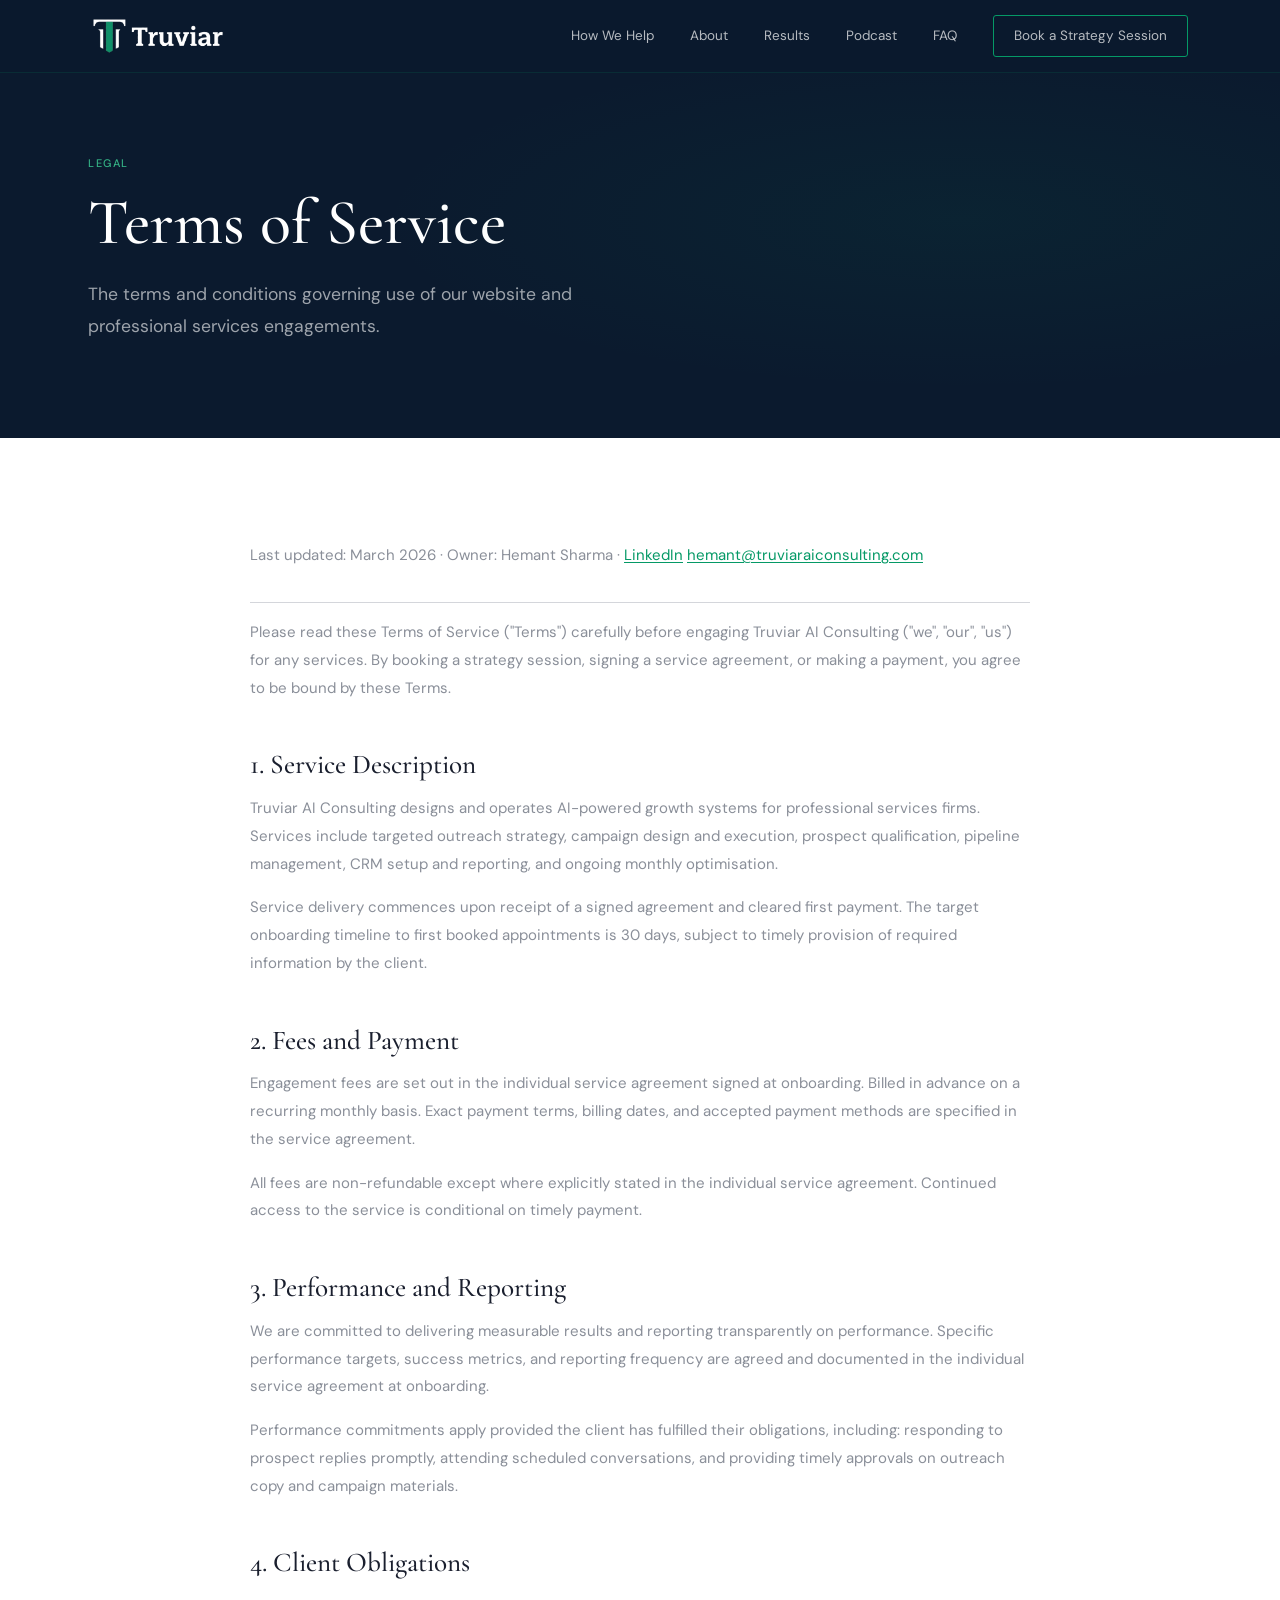
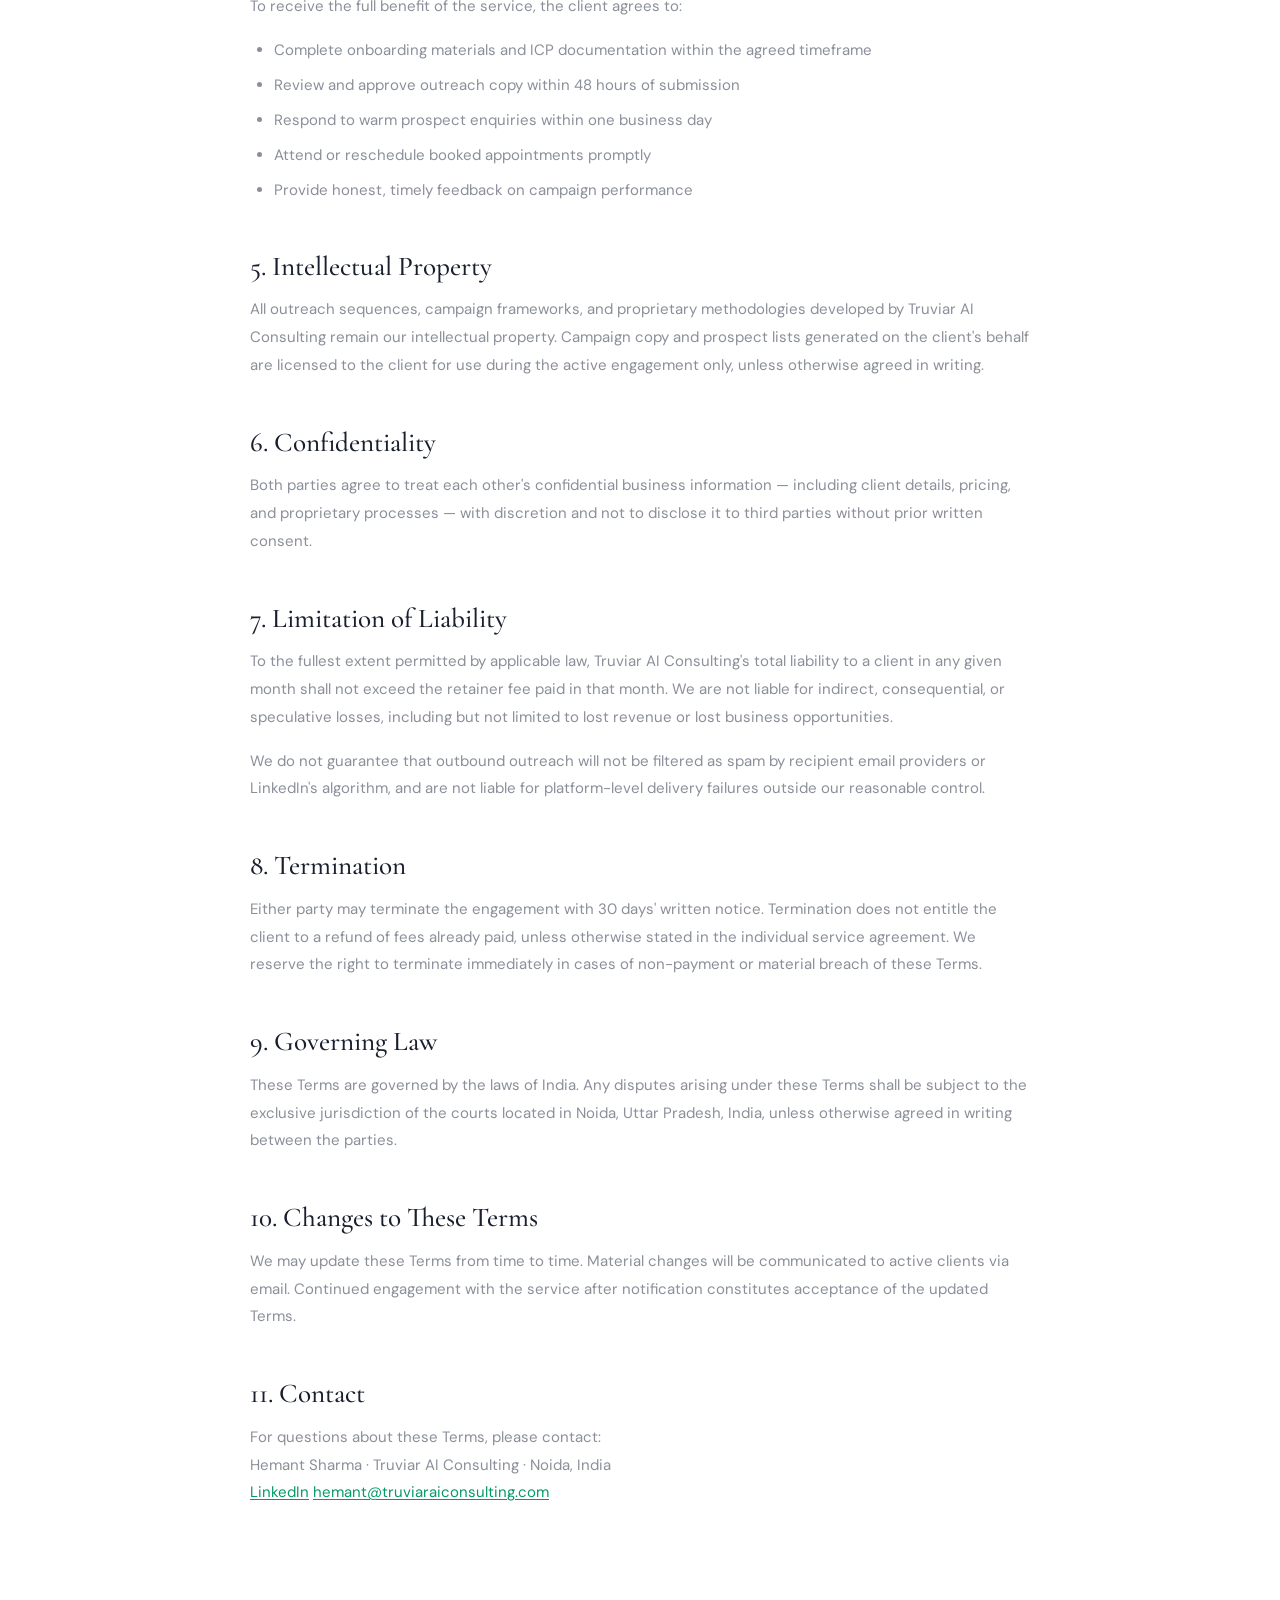
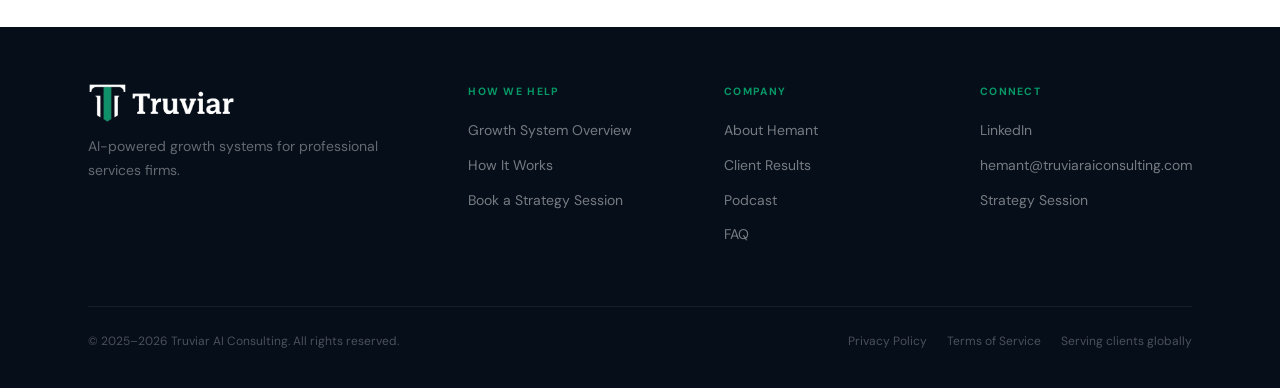
<file: terms.html>
<!DOCTYPE html>
<html lang="en">
<head>
  <meta charset="UTF-8" />
  <meta name="viewport" content="width=device-width, initial-scale=1.0" />
  <title>Terms of Service | Truviar AI Consulting</title>
  <meta name="description" content="Terms of service for Truviar AI Consulting." />
  <!-- TODO: Replace https://truviaraiconsulting.com with confirmed production URL before deploy -->
  <link rel="canonical" href="https://truviaraiconsulting.com/terms" />
  <!-- Open Graph -->
  <meta property="og:type" content="website" />
  <meta property="og:url" content="https://truviaraiconsulting.com/terms" />
  <meta property="og:title" content="Terms of Service | Truviar AI Consulting" />
  <meta property="og:description" content="Terms of service for Truviar AI Consulting." />
  <meta property="og:image" content="https://truviaraiconsulting.com/assets/images/og-default.png" />
  <meta property="og:site_name" content="Truviar AI Consulting" />
  <!-- Twitter Card -->
  <meta name="twitter:card" content="summary_large_image" />
  <meta name="twitter:title" content="Terms of Service | Truviar AI Consulting" />
  <meta name="twitter:description" content="Terms of service for Truviar AI Consulting." />
  <meta name="twitter:image" content="https://truviaraiconsulting.com/assets/images/og-default.png" />
  <!-- TODO: Replace placeholder OG image with professionally designed version -->
  <link rel="preconnect" href="https://fonts.googleapis.com" />
  <link rel="preconnect" href="https://fonts.gstatic.com" crossorigin />
  <link href="https://fonts.googleapis.com/css2?family=Cormorant+Garamond:ital,wght@0,400;0,500;0,600;1,400;1,500&family=DM+Sans:wght@300;400;500;600&display=swap" rel="stylesheet" />
  <link rel="stylesheet" href="css/style.css" />
  <link rel="icon" type="image/png" sizes="32x32" href="assets/images/favicon-32.png" />
  <link rel="icon" type="image/png" sizes="16x16" href="assets/images/favicon-16.png" />
  <link rel="apple-touch-icon" sizes="180x180" href="assets/images/apple-touch-icon.png" />
  <!-- TODO: Replace placeholder favicons with final exports from logo file -->
  <!-- TODO: Decide whether this page should be noindexed to prevent competing in search. If yes, add: <meta name="robots" content="noindex, follow" /> — This is a business decision. -->
  <style>
    /* ── LEGAL PAGE STYLES ────────────────────────────────── */
    .legal-section { background: var(--white); }
    .legal-body {
      max-width: 780px;
      margin: 0 auto;
    }
    .legal-body h2 {
      font-size: clamp(1.3rem, 2.5vw, 1.7rem);
      margin-top: 48px;
      margin-bottom: 14px;
      color: var(--text);
    }
    .legal-body h3 {
      font-size: 1.1rem;
      margin-top: 28px;
      margin-bottom: 10px;
      color: var(--text);
    }
    .legal-body p {
      font-size: 15px;
      color: var(--gray-1);
      line-height: 1.85;
      margin-bottom: 16px;
    }
    .legal-body ul {
      list-style: disc;
      padding-left: 24px;
      margin-bottom: 16px;
    }
    .legal-body ul li {
      font-size: 15px;
      color: var(--gray-1);
      line-height: 1.8;
      margin-bottom: 8px;
    }
    .legal-body a {
      color: var(--green);
      text-decoration: underline;
      text-underline-offset: 2px;
    }
    .legal-meta {
      font-size: 13px;
      color: var(--gray-1);
      margin-bottom: 40px;
      padding-bottom: 32px;
      border-bottom: 1px solid var(--gray-2);
    }
  </style>
</head>
<body>

<!-- TODO: have legal counsel review this page before deploy -->

<!-- NAV -->
<nav id="nav">
  <div class="nav-inner">
    <a href="index.html" class="nav-logo"><img src="assets/images/truviar-logo.png" alt="Truviar AI Consulting" class="nav-logo-img" /></a>
    <div class="nav-links">
      <a href="services.html">How We Help</a>
      <a href="about.html">About</a>
      <a href="case-studies.html">Results</a>
      <a href="podcast.html">Podcast</a>
      <a href="contact.html#faq">FAQ</a>
      <a href="contact.html" class="nav-cta">Book a Strategy Session</a>
    </div>
    <div class="nav-hamburger" aria-label="Menu">
      <span></span><span></span><span></span>
    </div>
  </div>
</nav>
<div class="nav-mobile">
  <a href="services.html">How We Help</a>
  <a href="about.html">About</a>
  <a href="case-studies.html">Results</a>
  <a href="podcast.html">Podcast</a>
  <a href="contact.html#faq">FAQ</a>
  <a href="contact.html" class="nav-mobile-cta">Book a Strategy Session →</a>
</div>


<!-- PAGE HERO -->
<section class="page-hero">
  <div class="container">
    <p class="tag">Legal</p>
    <h1>Terms of Service</h1>
    <p class="page-hero-sub">
      The terms and conditions governing use of our website and professional services engagements.
    </p>
  </div>
</section>


<!-- LEGAL CONTENT -->
<section class="section legal-section">
  <div class="container">
    <div class="legal-body">
      <p class="legal-meta">Last updated: March 2026 · Owner: Hemant Sharma · <a href="https://linkedin.com/in/truviarai" target="_blank" rel="noopener">LinkedIn</a>
        <a href="mailto:hemant@truviaraiconsulting.com">hemant@truviaraiconsulting.com</a></p>

      <p>
        Please read these Terms of Service ("Terms") carefully before engaging Truviar AI Consulting ("we", "our", "us") for any services. By booking a strategy session, signing a service agreement, or making a payment, you agree to be bound by these Terms.
      </p>

      <h2>1. Service Description</h2>
      <p>
        Truviar AI Consulting designs and operates AI-powered growth systems for professional services firms. Services include targeted outreach strategy, campaign design and execution, prospect qualification, pipeline management, CRM setup and reporting, and ongoing monthly optimisation.
      </p>
      <p>
        Service delivery commences upon receipt of a signed agreement and cleared first payment. The target onboarding timeline to first booked appointments is 30 days, subject to timely provision of required information by the client.
      </p>

      <h2>2. Fees and Payment</h2>
      <p>
        Engagement fees are set out in the individual service agreement signed at onboarding. Billed in advance on a recurring monthly basis. Exact payment terms, billing dates, and accepted payment methods are specified in the service agreement.
      </p>
      <p>All fees are non-refundable except where explicitly stated in the individual service agreement. Continued access to the service is conditional on timely payment.</p>

      <h2>3. Performance and Reporting</h2>
      <p>
        We are committed to delivering measurable results and reporting transparently on performance. Specific performance targets, success metrics, and reporting frequency are agreed and documented in the individual service agreement at onboarding.
      </p>
      <p>
        Performance commitments apply provided the client has fulfilled their obligations, including: responding to prospect replies promptly, attending scheduled conversations, and providing timely approvals on outreach copy and campaign materials.
      </p>

      <h2>4. Client Obligations</h2>
      <p>To receive the full benefit of the service, the client agrees to:</p>
      <ul>
        <li>Complete onboarding materials and ICP documentation within the agreed timeframe</li>
        <li>Review and approve outreach copy within 48 hours of submission</li>
        <li>Respond to warm prospect enquiries within one business day</li>
        <li>Attend or reschedule booked appointments promptly</li>
        <li>Provide honest, timely feedback on campaign performance</li>
      </ul>

      <h2>5. Intellectual Property</h2>
      <p>
        All outreach sequences, campaign frameworks, and proprietary methodologies developed by Truviar AI Consulting remain our intellectual property. Campaign copy and prospect lists generated on the client's behalf are licensed to the client for use during the active engagement only, unless otherwise agreed in writing.
      </p>

      <h2>6. Confidentiality</h2>
      <p>
        Both parties agree to treat each other's confidential business information — including client details, pricing, and proprietary processes — with discretion and not to disclose it to third parties without prior written consent.
      </p>

      <h2>7. Limitation of Liability</h2>
      <p>
        To the fullest extent permitted by applicable law, Truviar AI Consulting's total liability to a client in any given month shall not exceed the retainer fee paid in that month. We are not liable for indirect, consequential, or speculative losses, including but not limited to lost revenue or lost business opportunities.
      </p>
      <p>
        We do not guarantee that outbound outreach will not be filtered as spam by recipient email providers or LinkedIn's algorithm, and are not liable for platform-level delivery failures outside our reasonable control.
      </p>

      <h2>8. Termination</h2>
      <p>
        Either party may terminate the engagement with 30 days' written notice. Termination does not entitle the client to a refund of fees already paid, unless otherwise stated in the individual service agreement. We reserve the right to terminate immediately in cases of non-payment or material breach of these Terms.
      </p>

      <h2>9. Governing Law</h2>
      <p>
        These Terms are governed by the laws of India. Any disputes arising under these Terms shall be subject to the exclusive jurisdiction of the courts located in Noida, Uttar Pradesh, India, unless otherwise agreed in writing between the parties.
      </p>
      <!-- TODO: confirm governing law jurisdiction with legal counsel before deploy -->

      <h2>10. Changes to These Terms</h2>
      <p>
        We may update these Terms from time to time. Material changes will be communicated to active clients via email. Continued engagement with the service after notification constitutes acceptance of the updated Terms.
      </p>

      <h2>11. Contact</h2>
      <p>
        For questions about these Terms, please contact:<br>
        Hemant Sharma · Truviar AI Consulting · Noida, India<br>
        <a href="https://linkedin.com/in/truviarai" target="_blank" rel="noopener">LinkedIn</a>
        <a href="mailto:hemant@truviaraiconsulting.com">hemant@truviaraiconsulting.com</a>
      </p>
    </div>
  </div>
</section>


<!-- FOOTER -->
<footer>
  <div class="container">
    <div class="footer-inner">
      <div>
        <div class="footer-logo"><img src="assets/images/truviar-logo.png" alt="Truviar AI Consulting" class="footer-logo-img" /></div>
        <p class="footer-tagline">AI-powered growth systems for professional services firms.</p>
      </div>
      <div class="footer-col">
        <h5>How We Help</h5>
        <a href="services.html">Growth System Overview</a>
        <a href="services.html#process">How It Works</a>
        <a href="contact.html">Book a Strategy Session</a>
      </div>
      <div class="footer-col">
        <h5>Company</h5>
        <a href="about.html">About Hemant</a>
        <a href="case-studies.html">Client Results</a>
        <a href="podcast.html">Podcast</a>
        <a href="contact.html#faq">FAQ</a>
      </div>
      <div class="footer-col">
        <h5>Connect</h5>
        <a href="https://linkedin.com/in/truviarai" target="_blank" rel="noopener">LinkedIn</a>
        <a href="mailto:hemant@truviaraiconsulting.com">hemant@truviaraiconsulting.com</a>
        <a href="contact.html">Strategy Session</a>
      </div>
    </div>
    <div class="footer-bottom">
      <span>© 2025–2026 Truviar AI Consulting. All rights reserved.</span>
      <div class="footer-bottom-links">
        <a href="privacy.html">Privacy Policy</a>
        <a href="terms.html">Terms of Service</a>
        <span>Serving clients globally</span>
      </div>
    </div>
  </div>
</footer>

<button class="back-to-top" aria-label="Back to top">
  <svg width="16" height="16" viewBox="0 0 16 16" fill="none" stroke="currentColor" stroke-width="1.8"><path d="M8 12V4M4 8l4-4 4 4"/></svg>
</button>

<script src="js/main.js"></script>
</body>
</html>
</file>
<file: css/style.css>
/* ==========================================================
   TRUVIAR AI CONSULTING — Shared Stylesheet
   ========================================================== */

/* --- TOKENS ------------------------------------------------ */
:root {
  --navy:      #0B1A2E;
  --navy-2:    #162844;
  --navy-3:    #1E3558;
  --green:     #059966;
  --green-lt:  #34B084;
  --green-dk:  #047A52;
  --green-tint:#E8F5EF;
  --cream:     #F7F4EE;
  --cream-2:   #EDE9E1;
  --white:     #FFFFFF;
  --gray-1:    #8A8F99;
  --gray-2:    #D4D6DB;
  --gray-3:    #F0F0F2;
  --text:      #1A1F2E;
  --text-lt:   #4A5568;

  --ff-head:   'Cormorant Garamond', Georgia, serif;
  --ff-body:   'DM Sans', system-ui, sans-serif;

  --radius-sm: 3px;
  --radius:    6px;
  --radius-lg: 12px;

  --max:       1160px;
  --shadow-sm: 0 2px 12px rgba(0,0,0,.07);
  --shadow:    0 8px 40px rgba(0,0,0,.12);
  --shadow-lg: 0 20px 80px rgba(0,0,0,.18);

  --ease:      cubic-bezier(.22,.68,0,1.2);
  --dur:       .35s;
}

/* --- RESET ------------------------------------------------- */
*, *::before, *::after { box-sizing: border-box; margin: 0; padding: 0; }
html { scroll-behavior: smooth; -webkit-font-smoothing: antialiased; }
body {
  font-family: var(--ff-body);
  font-size: 16px;
  color: var(--text);
  background: var(--white);
  line-height: 1.7;
}
img  { display: block; max-width: 100%; }
a    { color: inherit; text-decoration: none; }
ul   { list-style: none; }
button { font-family: inherit; border: none; background: none; cursor: pointer; }

/* --- UTILITIES --------------------------------------------- */
.container   { max-width: var(--max); margin: 0 auto; padding: 0 28px; }
.section     { padding: 104px 0; }
.section--sm { padding: 64px 0; }
.section--xs { padding: 40px 0; }

.tag {
  display: inline-block;
  font-family: var(--ff-body);
  font-size: 11px;
  font-weight: 500;
  letter-spacing: .14em;
  text-transform: uppercase;
  color: var(--green);
  margin-bottom: 14px;
}

.divider {
  width: 40px;
  height: 2px;
  background: var(--green);
  margin: 20px 0 28px;
}
.divider--center { margin-left: auto; margin-right: auto; }

/* --- TYPOGRAPHY -------------------------------------------- */
h1, h2, h3, h4 {
  font-family: var(--ff-head);
  font-weight: 500;
  line-height: 1.13;
}
h1 { font-size: clamp(2.6rem, 5vw, 4.2rem); }
h2 { font-size: clamp(2rem,   3.5vw, 3rem); }
h3 { font-size: clamp(1.25rem, 2vw, 1.55rem); }
h4 { font-size: 1.1rem; }

/* --- BUTTONS ----------------------------------------------- */
.btn {
  display: inline-flex;
  align-items: center;
  gap: 8px;
  font-family: var(--ff-body);
  font-size: 14px;
  font-weight: 500;
  letter-spacing: .06em;
  padding: 14px 30px;
  border-radius: var(--radius-sm);
  transition: all var(--dur) var(--ease);
  cursor: pointer;
  white-space: nowrap;
}
.btn svg { width: 16px; height: 16px; flex-shrink: 0; }
.btn--green  { background: var(--green); color: var(--navy); }
.btn--green:hover { background: var(--green-dk); transform: translateY(-2px); box-shadow: 0 8px 24px rgba(5,153,102,.35); }
.btn--ghost { border: 1px solid var(--green); color: var(--green); }
.btn--ghost:hover { background: var(--green); color: var(--navy); transform: translateY(-2px); }
.btn--dark  { background: var(--navy); color: var(--white); }
.btn--dark:hover { background: var(--navy-2); transform: translateY(-2px); box-shadow: var(--shadow); }
.btn--white { background: var(--white); color: var(--navy); }
.btn--white:hover { background: var(--cream); transform: translateY(-2px); }
.btn--lg    { font-size: 15px; padding: 16px 36px; }
.btn--sm    { font-size: 13px; padding: 10px 22px; }

/* --- NAV --------------------------------------------------- */
#nav {
  position: fixed; top: 0; left: 0; right: 0;
  z-index: 200;
  background: rgba(11,26,46,.97);
  backdrop-filter: blur(12px);
  -webkit-backdrop-filter: blur(12px);
  border-bottom: 1px solid rgba(5,153,102,.15);
  transition: box-shadow .3s;
}
#nav.scrolled { box-shadow: 0 4px 30px rgba(0,0,0,.4); }

.nav-inner {
  display: flex;
  align-items: center;
  justify-content: space-between;
  max-width: var(--max);
  margin: 0 auto;
  padding: 0 32px;
  height: 72px;
}

.nav-logo {
  flex-shrink: 0;
  display: flex;
  align-items: center;
}
.nav-logo-img {
  height: 36px;
  width: auto;
  display: block;
}
.footer-logo-img {
  height: 44px;
  width: auto;
  display: block;
}

.nav-links {
  display: flex;
  align-items: center;
  gap: 36px;
}
.nav-links a {
  font-size: 13.5px;
  font-weight: 400;
  color: rgba(255,255,255,.7);
  transition: color .2s;
  position: relative;
}
.nav-links a::after {
  content: '';
  position: absolute; bottom: -4px; left: 0; right: 100%;
  height: 1px; background: var(--green);
  transition: right .25s;
}
.nav-links a:hover,
.nav-links a.active { color: var(--white); }
.nav-links a:hover::after,
.nav-links a.active::after { right: 0; }

.nav-cta {
  font-size: 13px; font-weight: 500;
  padding: 9px 20px;
  border: 1px solid var(--green);
  border-radius: var(--radius-sm);
  color: var(--green);
  transition: background .2s, color .2s;
  flex-shrink: 0;
}
.nav-cta:hover { background: var(--green); color: var(--navy); }

/* Hamburger */
.nav-hamburger {
  display: none;
  flex-direction: column;
  gap: 5px;
  padding: 4px;
  cursor: pointer;
}
.nav-hamburger span {
  display: block;
  width: 24px; height: 2px;
  background: var(--white);
  border-radius: 2px;
  transition: transform .3s, opacity .3s;
}
.nav-hamburger.open span:nth-child(1) { transform: translateY(7px) rotate(45deg); }
.nav-hamburger.open span:nth-child(2) { opacity: 0; }
.nav-hamburger.open span:nth-child(3) { transform: translateY(-7px) rotate(-45deg); }

/* Mobile menu */
.nav-mobile {
  display: none;
  position: fixed;
  inset: 72px 0 0;
  background: var(--navy);
  z-index: 199;
  padding: 40px 28px;
  flex-direction: column;
  gap: 8px;
  overflow-y: auto;
}
.nav-mobile.open { display: flex; }
.nav-mobile a {
  font-size: 1.5rem;
  font-family: var(--ff-head);
  color: rgba(255,255,255,.8);
  padding: 12px 0;
  border-bottom: 1px solid rgba(255,255,255,.08);
  transition: color .2s;
}
.nav-mobile a:hover { color: var(--green); }
.nav-mobile .nav-mobile-cta {
  margin-top: 24px;
  display: inline-block;
  background: var(--green);
  color: var(--navy);
  padding: 14px 28px;
  border-radius: var(--radius-sm);
  font-family: var(--ff-body);
  font-size: 15px; font-weight: 500;
  text-align: center;
}

/* --- PAGE HERO (shared across sub-pages) ------------------- */
.page-hero {
  background: var(--navy);
  padding: 148px 0 96px;
  position: relative;
  overflow: hidden;
}
.page-hero::before {
  content: '';
  position: absolute; inset: 0;
  background: radial-gradient(ellipse 70% 60% at 75% 50%, rgba(5,153,102,.07) 0%, transparent 65%);
  pointer-events: none;
}
.page-hero .tag     { color: var(--green-lt); }
.page-hero h1       { color: var(--white); max-width: 780px; }
.page-hero h1 em    { font-style: italic; color: var(--green); }
.page-hero-sub {
  margin-top: 20px;
  font-size: 1.1rem;
  color: rgba(255,255,255,.6);
  max-width: 580px;
  line-height: 1.8;
}

/* --- TRUST BAR --------------------------------------------- */
.trustbar {
  background: var(--cream);
  padding: 28px 0;
  border-bottom: 1px solid var(--gray-2);
}
.trustbar-inner {
  display: flex;
  align-items: center;
  gap: 40px;
  flex-wrap: wrap;
  justify-content: center;
}
.trustbar-lbl {
  font-size: 11px;
  letter-spacing: .12em;
  text-transform: uppercase;
  color: var(--gray-1);
}
.trust-logo {
  font-family: var(--ff-head);
  font-size: 1.1rem;
  color: var(--gray-1);
  font-weight: 500;
  letter-spacing: .03em;
  transition: color .2s;
}
.trust-logo:hover { color: var(--text); }
.trust-sep {
  width: 1px; height: 24px;
  background: var(--gray-2);
}

/* --- PAIN CARDS -------------------------------------------- */
.pain-grid {
  display: grid;
  grid-template-columns: repeat(auto-fit, minmax(250px, 1fr));
  gap: 24px;
  margin-top: 56px;
}
.pain-card {
  padding: 32px;
  border: 1px solid var(--gray-2);
  border-radius: var(--radius);
  background: var(--white);
  transition: border-color .25s, box-shadow .25s, transform .25s;
  position: relative;
  overflow: hidden;
}
.pain-card::before {
  content: '';
  position: absolute; top: 0; left: 0; right: 0;
  height: 3px;
  background: var(--green);
  transform: scaleX(0);
  transform-origin: left;
  transition: transform .3s var(--ease);
}
.pain-card:hover {
  border-color: rgba(5,153,102,.4);
  box-shadow: 0 8px 32px rgba(5,153,102,.12);
  transform: translateY(-3px);
}
.pain-card:hover::before { transform: scaleX(1); }
.pain-icon { width: 48px; height: 48px; display: flex; align-items: center; justify-content: center; border-radius: 12px; background: var(--green-tint, #E8F5EF); margin-bottom: 16px; }
.pain-card h3 { font-size: 1.2rem; margin-bottom: 10px; }
.pain-card p  { font-size: 14.5px; color: var(--gray-1); line-height: 1.75; }

/* --- SOLUTION / STEP CARDS --------------------------------- */
.solution-bg { background: var(--navy); }
.solution-grid {
  display: grid;
  grid-template-columns: repeat(auto-fit, minmax(220px, 1fr));
  gap: 20px;
  margin-top: 56px;
}
.step-card {
  background: var(--navy-2);
  border: 1px solid rgba(5,153,102,.18);
  border-radius: var(--radius);
  padding: 32px 26px;
  transition: border-color .25s, transform .25s;
}
.step-card:hover {
  border-color: rgba(5,153,102,.5);
  transform: translateY(-3px);
}
.step-num {
  font-family: var(--ff-head);
  font-size: 2.2rem;
  color: var(--green);
  line-height: 1;
  margin-bottom: 14px;
}
.step-card h3 { font-size: 1.05rem; color: var(--white); margin-bottom: 10px; }
.step-card p  { font-size: 13.5px; color: rgba(255,255,255,.55); line-height: 1.75; }

/* --- GUARANTEE --------------------------------------------- */
.guarantee-section {
  background: var(--green);
  padding: 88px 0;
}
.guarantee-inner {
  display: flex;
  align-items: center;
  gap: 72px;
  flex-wrap: wrap;
}
.guarantee-badge {
  flex-shrink: 0;
  width: 168px; height: 168px;
  border-radius: 50%;
  border: 3px solid var(--navy);
  display: flex; flex-direction: column;
  align-items: center; justify-content: center;
  text-align: center;
  background: rgba(11,26,46,.07);
}
.badge-num { font-family: var(--ff-head); font-size: 3.4rem; color: var(--navy); line-height: 1; }
.badge-lbl { font-size: 10px; letter-spacing: .1em; text-transform: uppercase; color: var(--navy); margin-top: 6px; opacity: .7; }
.guarantee-copy { flex: 1; min-width: 280px; }
.guarantee-copy h2 { color: var(--navy); }
.guarantee-copy p  { color: rgba(11,26,46,.72); margin-top: 16px; font-size: 1rem; }
.guarantee-copy .btn--dark { margin-top: 32px; }

/* --- PROCESS STEPS ---------------------------------------- */
.process-list {
  display: flex;
  flex-direction: column;
  gap: 0;
  margin-top: 56px;
  max-width: 780px;
}
.proc-item {
  display: grid;
  grid-template-columns: 64px 1fr;
  gap: 28px;
  padding-bottom: 44px;
  position: relative;
}
.proc-item:not(:last-child)::after {
  content: '';
  position: absolute;
  left: 31px; top: 56px; bottom: 0;
  width: 2px;
  background: linear-gradient(to bottom, var(--green) 0%, var(--gray-2) 100%);
}
.proc-circle {
  width: 56px; height: 56px;
  border-radius: 50%;
  background: var(--navy);
  border: 2px solid rgba(5,153,102,.3);
  display: flex; align-items: center; justify-content: center;
  flex-shrink: 0;
  font-family: var(--ff-head);
  font-size: 1.35rem; color: var(--green);
  position: relative; z-index: 1;
  transition: border-color .3s, box-shadow .3s;
}
.proc-item:hover .proc-circle {
  border-color: var(--green);
  box-shadow: 0 0 0 4px rgba(5,153,102,.12);
}
.proc-body h3 { margin-bottom: 8px; }
.proc-body p  { font-size: 15px; color: var(--gray-1); line-height: 1.75; }

/* --- TESTIMONIAL CARDS ------------------------------------- */
.testi-grid {
  display: grid;
  grid-template-columns: repeat(auto-fit, minmax(280px, 1fr));
  gap: 24px;
  margin-top: 48px;
}
.testi-card {
  background: var(--white);
  border: 1px solid var(--gray-2);
  border-radius: var(--radius);
  padding: 36px 32px;
  transition: box-shadow .25s, transform .25s;
}
.testi-card:hover {
  box-shadow: var(--shadow);
  transform: translateY(-3px);
}
.testi-stars { color: var(--green); letter-spacing: 3px; font-size: 13px; margin-bottom: 18px; }
.testi-quote {
  font-family: var(--ff-head);
  font-size: 1.1rem;
  color: var(--text);
  line-height: 1.75;
  font-style: italic;
}
.testi-quote::before { content: '\201C'; color: var(--green); font-size: 1.4rem; line-height: 0; vertical-align: -.25em; margin-right: 4px; }
.testi-author { margin-top: 24px; padding-top: 20px; border-top: 1px solid var(--gray-3); }
.testi-name { font-weight: 500; font-size: 14px; }
.testi-role { font-size: 13px; color: var(--gray-1); margin-top: 3px; }

/* --- STATS ROW --------------------------------------------- */
.stats-row {
  display: flex;
  gap: 0;
  flex-wrap: wrap;
  border: 1px solid var(--gray-2);
  border-radius: var(--radius);
  overflow: hidden;
}
.stat-item {
  flex: 1;
  min-width: 160px;
  padding: 36px 28px;
  border-right: 1px solid var(--gray-2);
  text-align: center;
}
.stat-item:last-child { border-right: none; }
.stat-num {
  font-family: var(--ff-head);
  font-size: 3rem;
  color: var(--green);
  line-height: 1;
  display: block;
}
.stat-lbl {
  font-size: 13px;
  color: var(--gray-1);
  margin-top: 8px;
  line-height: 1.5;
}

/* --- CTA BAND ---------------------------------------------- */
.cta-band {
  background: var(--navy);
  padding: 80px 0;
  text-align: center;
}
.cta-band h2 { color: var(--white); }
.cta-band p  { color: rgba(255,255,255,.6); margin: 16px auto 0; max-width: 560px; font-size: 1.05rem; }
.cta-band-btns { display: flex; justify-content: center; gap: 16px; flex-wrap: wrap; margin-top: 36px; }

/* --- FORM -------------------------------------------------- */
.form-group    { display: flex; flex-direction: column; gap: 6px; }
.form-label    { font-size: 13px; font-weight: 500; color: var(--text-lt); }
.form-row      { display: grid; grid-template-columns: 1fr 1fr; gap: 16px; }
.form-input,
.form-select,
.form-textarea {
  width: 100%;
  padding: 13px 16px;
  border: 1px solid var(--gray-2);
  border-radius: var(--radius-sm);
  font-family: var(--ff-body);
  font-size: 15px;
  color: var(--text);
  background: var(--white);
  outline: none;
  transition: border-color .2s, box-shadow .2s;
  appearance: none;
}
.form-input:focus,
.form-select:focus,
.form-textarea:focus {
  border-color: var(--green);
  box-shadow: 0 0 0 3px rgba(5,153,102,.15);
}
.form-textarea { resize: vertical; min-height: 128px; }
.form-select   { cursor: pointer; background-image: url("data:image/svg+xml,%3Csvg xmlns='http://www.w3.org/2000/svg' width='12' height='8' viewBox='0 0 12 8'%3E%3Cpath d='M1 1l5 5 5-5' stroke='%238A8F99' stroke-width='1.5' fill='none' stroke-linecap='round'/%3E%3C/svg%3E"); background-repeat: no-repeat; background-position: right 14px center; padding-right: 36px; }

/* Dark form variant */
.form-dark .form-input,
.form-dark .form-select,
.form-dark .form-textarea {
  background: rgba(255,255,255,.06);
  border-color: rgba(255,255,255,.14);
  color: var(--white);
}
.form-dark .form-input::placeholder,
.form-dark .form-textarea::placeholder { color: rgba(255,255,255,.35); }
.form-dark .form-select option { background: var(--navy-2); }
.form-dark .form-label { color: rgba(255,255,255,.6); }
.form-dark .form-input:focus,
.form-dark .form-select:focus,
.form-dark .form-textarea:focus {
  border-color: var(--green);
  box-shadow: 0 0 0 3px rgba(5,153,102,.2);
}

/* --- FAQ --------------------------------------------------- */
.faq-list { max-width: 800px; margin-top: 48px; }
.faq-item {
  border-bottom: 1px solid var(--gray-2);
}
.faq-item:first-child { border-top: 1px solid var(--gray-2); }
.faq-q {
  width: 100%;
  display: flex;
  justify-content: space-between;
  align-items: center;
  gap: 16px;
  padding: 22px 0;
  text-align: left;
  font-family: var(--ff-head);
  font-size: 1.15rem;
  color: var(--text);
  cursor: pointer;
  transition: color .2s;
}
.faq-q:hover { color: var(--green); }
.faq-icon {
  flex-shrink: 0;
  width: 28px; height: 28px;
  border-radius: 50%;
  border: 1px solid var(--gray-2);
  display: flex; align-items: center; justify-content: center;
  color: var(--green);
  font-size: 1rem;
  transition: background .2s, border-color .2s, transform .3s;
}
.faq-item.open .faq-icon { background: var(--green); color: var(--navy); border-color: var(--green); transform: rotate(45deg); }
.faq-a {
  max-height: 0;
  overflow: hidden;
  transition: max-height .4s ease, padding .3s;
}
.faq-a-inner { padding-bottom: 20px; font-size: 15px; color: var(--gray-1); line-height: 1.8; }
.faq-item.open .faq-a { max-height: 400px; }

/* --- FOOTER ------------------------------------------------ */
footer {
  background: #060E1A;
  padding: 56px 0 36px;
}
.footer-inner {
  display: grid;
  grid-template-columns: 1.6fr 1fr 1fr 1fr;
  gap: 48px;
}
.footer-logo { margin-bottom: 4px; }
.footer-logo-img {
  height: 40px;
  width: auto;
  display: block;
}
.footer-tagline { font-size: 14px; color: rgba(255,255,255,.38); margin-top: 12px; line-height: 1.7; }
.footer-col h5 {
  font-family: var(--ff-body);
  font-size: 10.5px;
  letter-spacing: .12em;
  text-transform: uppercase;
  color: var(--green);
  margin-bottom: 18px;
}
.footer-col a {
  display: block;
  font-size: 14px;
  color: rgba(255,255,255,.45);
  margin-bottom: 11px;
  transition: color .2s;
}
.footer-col a:hover { color: var(--green); }
.footer-bottom {
  margin-top: 48px;
  padding-top: 24px;
  border-top: 1px solid rgba(255,255,255,.07);
  display: flex;
  justify-content: space-between;
  align-items: center;
  font-size: 12px;
  color: rgba(255,255,255,.28);
  flex-wrap: wrap;
  gap: 10px;
}
.footer-bottom-links { display: flex; gap: 20px; }
.footer-bottom-links a { color: rgba(255,255,255,.28); transition: color .2s; }
.footer-bottom-links a:hover { color: var(--green); }

/* --- SCROLL REVEAL ----------------------------------------- */
.reveal {
  opacity: 0;
  transform: translateY(28px);
  transition: opacity .65s ease, transform .65s ease;
}
.reveal.visible {
  opacity: 1;
  transform: none;
}
.reveal-delay-1 { transition-delay: .1s; }
.reveal-delay-2 { transition-delay: .2s; }
.reveal-delay-3 { transition-delay: .3s; }
.reveal-delay-4 { transition-delay: .4s; }

/* --- BACK TO TOP ------------------------------------------- */
.back-to-top {
  position: fixed;
  bottom: 28px; right: 28px;
  width: 44px; height: 44px;
  border-radius: 50%;
  background: var(--navy);
  border: 1px solid rgba(5,153,102,.3);
  color: var(--green);
  display: flex; align-items: center; justify-content: center;
  cursor: pointer;
  opacity: 0;
  transform: translateY(12px);
  transition: opacity .3s, transform .3s, background .2s;
  z-index: 100;
}
.back-to-top.visible { opacity: 1; transform: none; }
.back-to-top:hover { background: var(--green); color: var(--navy); }

/* --- NOTICE BANNER ----------------------------------------- */
.notice-bar {
  background: var(--green);
  padding: 10px 0;
  text-align: center;
  font-size: 13px;
  font-weight: 500;
  color: var(--navy);
}
.notice-bar a { text-decoration: underline; text-underline-offset: 2px; }

/* --- RESPONSIVE -------------------------------------------- */
@media (max-width: 900px) {
  .footer-inner { grid-template-columns: 1fr 1fr; gap: 36px; }
  .nav-links     { display: none; }
  .nav-cta       { display: none; }
  .nav-hamburger { display: flex; }
}
@media (max-width: 640px) {
  .section     { padding: 72px 0; }
  .section--sm { padding: 48px 0; }
  .container   { padding: 0 20px; }
  .form-row    { grid-template-columns: 1fr; }
  .footer-inner { grid-template-columns: 1fr; gap: 28px; }
  .guarantee-inner { flex-direction: column; text-align: center; }
  .guarantee-badge { margin: 0 auto; }
  .stats-row { flex-direction: column; }
  .stat-item { border-right: none; border-bottom: 1px solid var(--gray-2); }
  .stat-item:last-child { border-bottom: none; }
}
</file>
